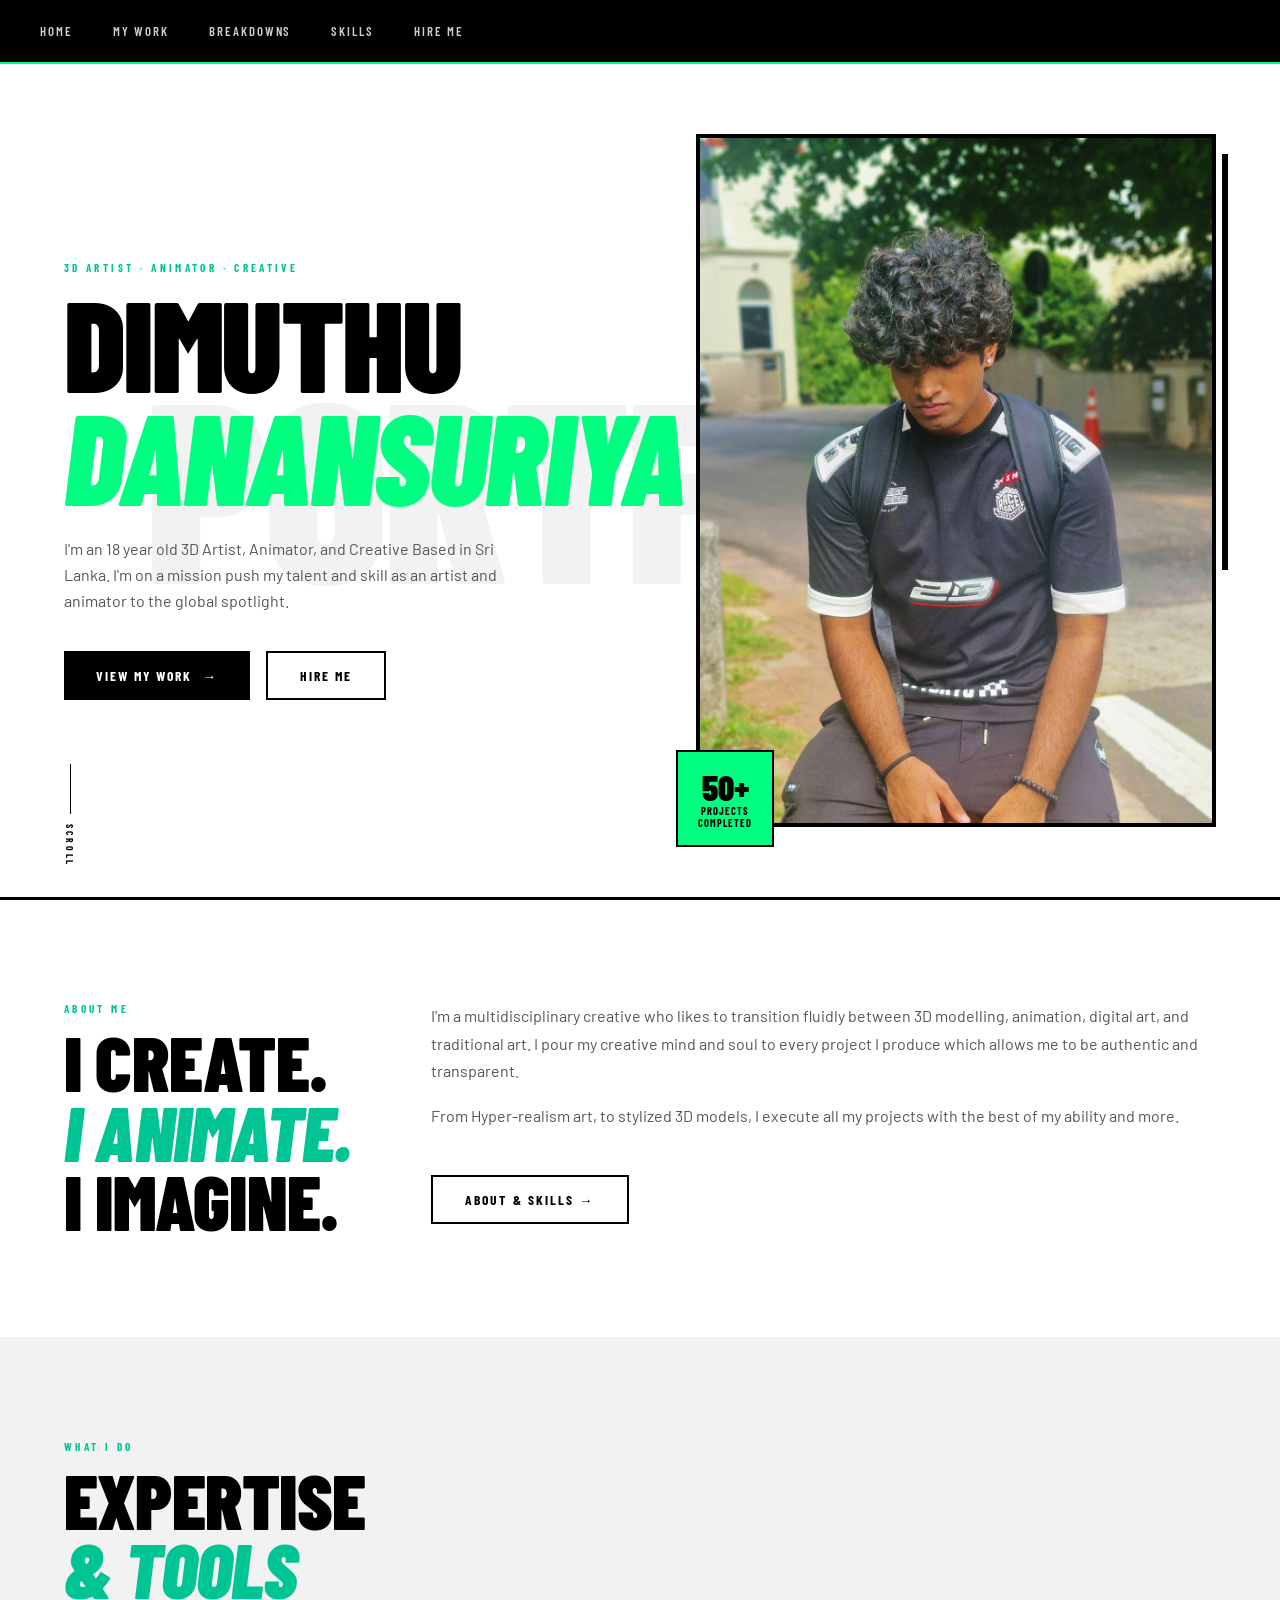
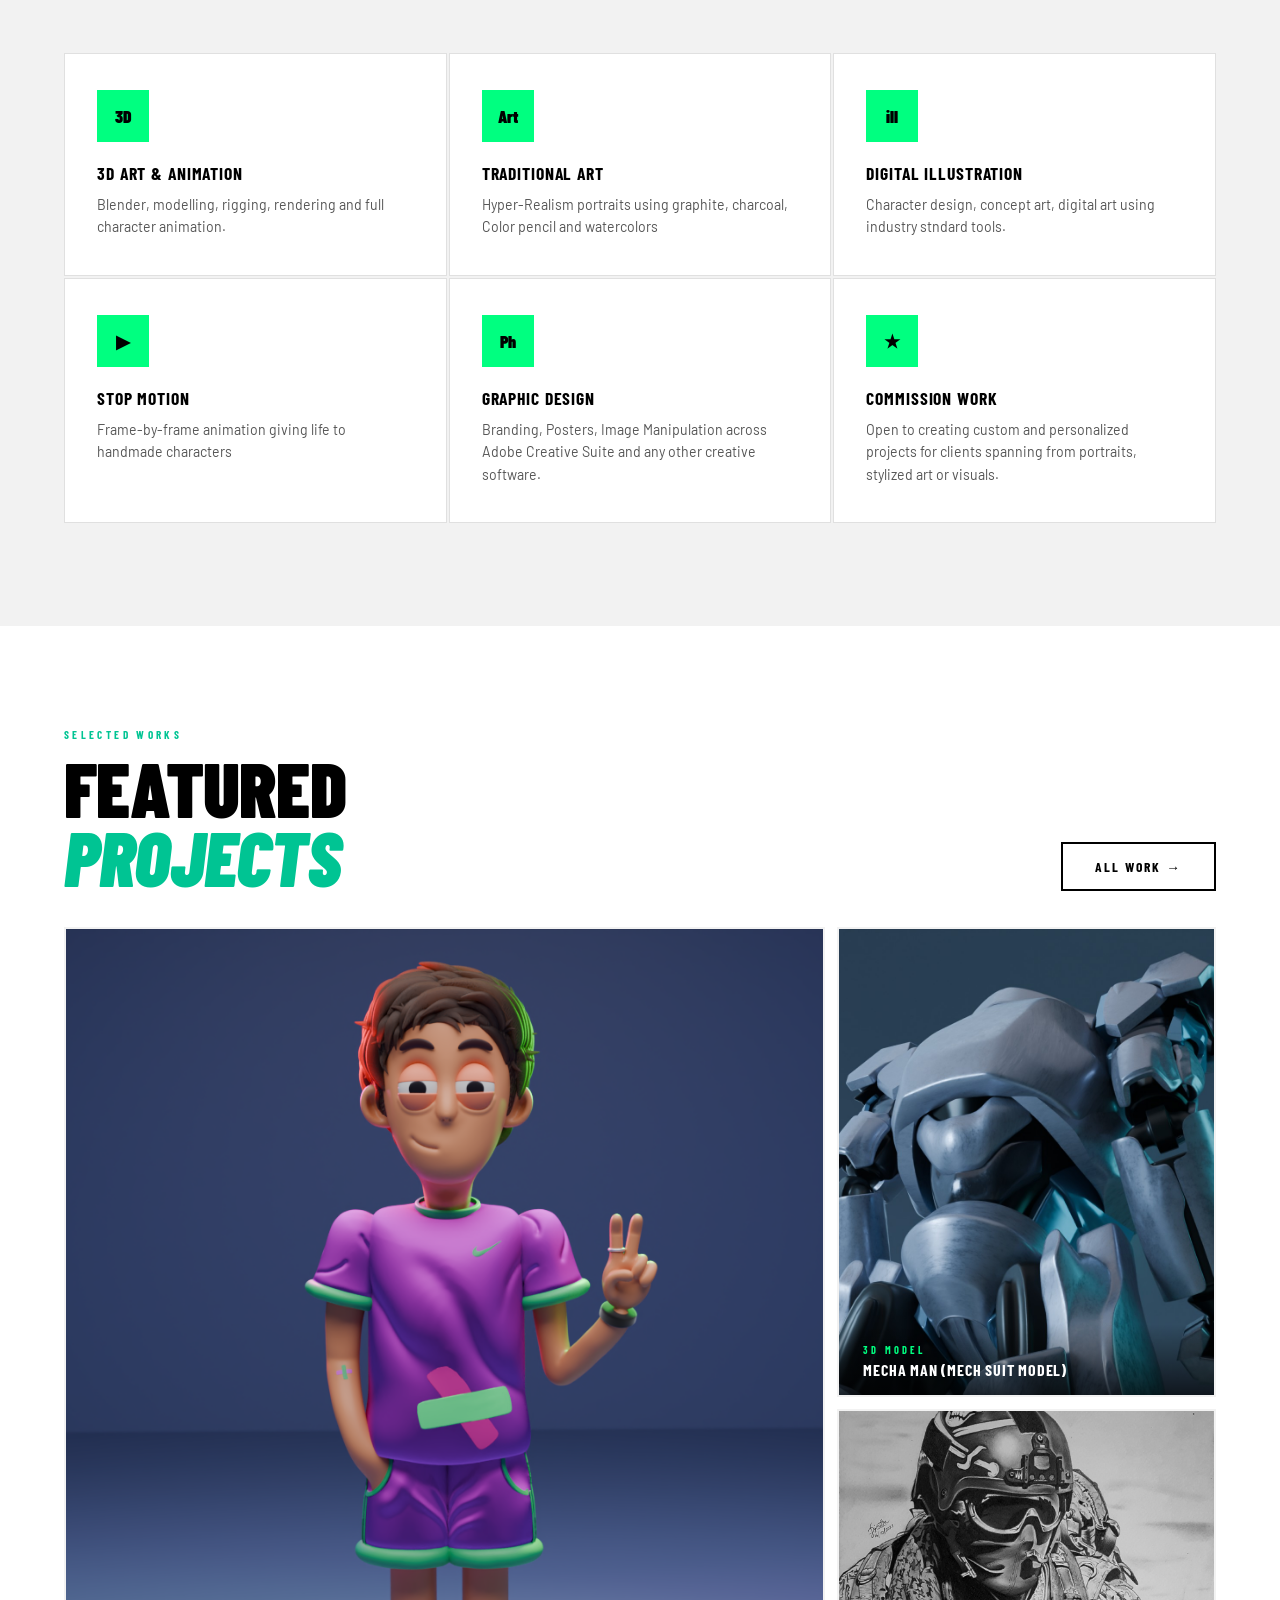
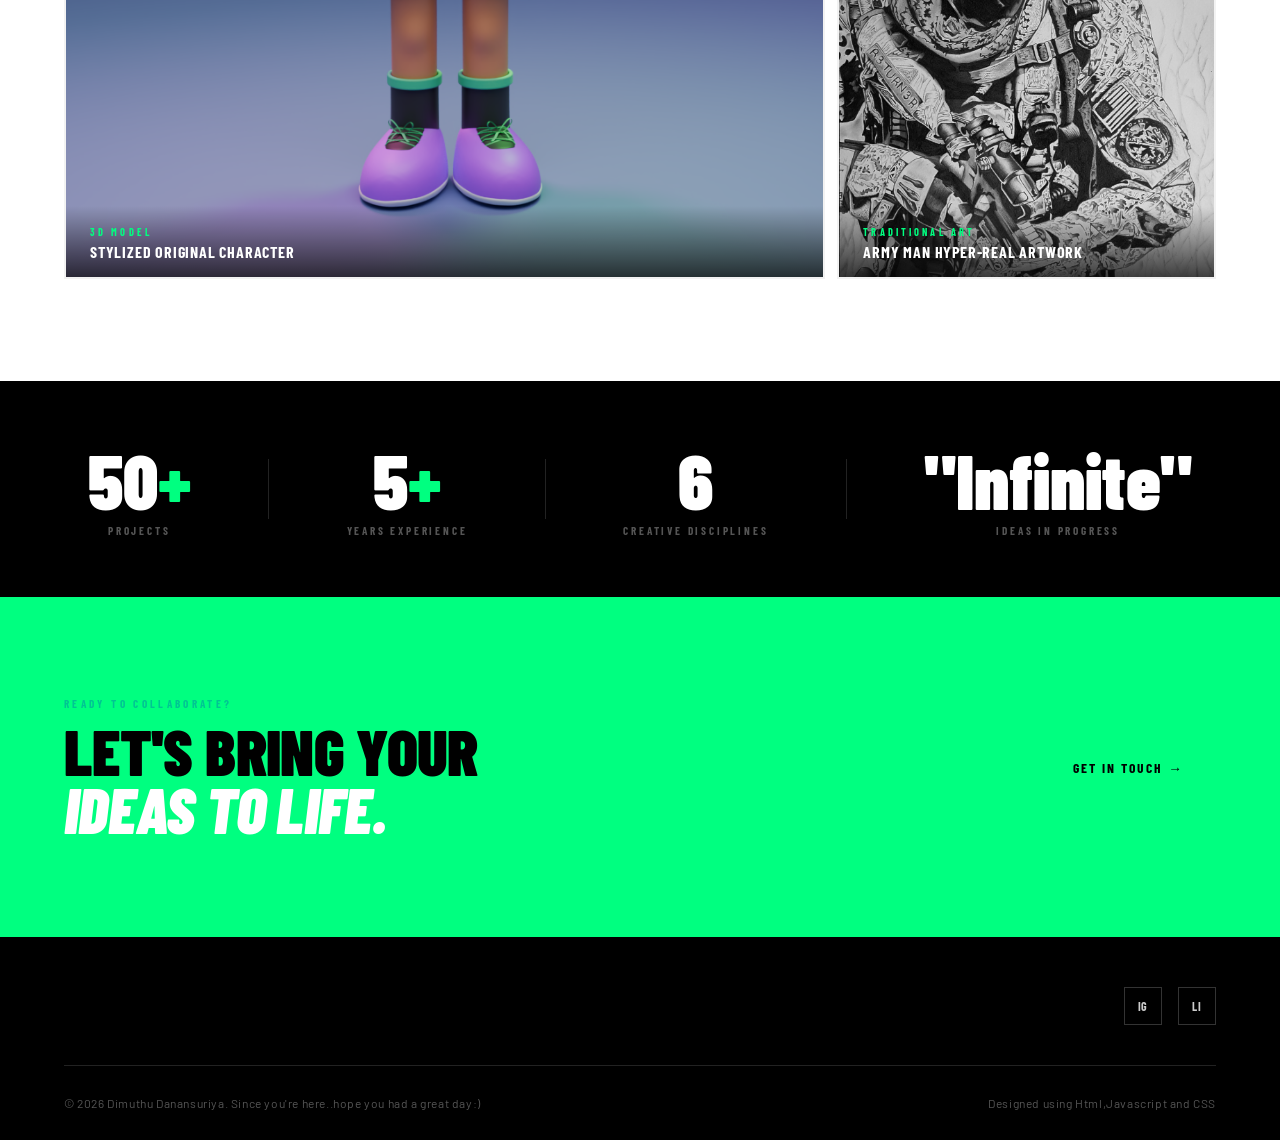
<file: index.html>
<!DOCTYPE html>
<html lang="en">
<head>
  <meta charset="UTF-8" />
  <meta name="viewport" content="width=device-width, initial-scale=1.0" />
  <title>Dimuthu Danansuriya — 3D Artist & Creative</title>
  <link rel="stylesheet" href="style.css" />
  <link rel="stylesheet" href="home.css" />
  </head>
<body>

<!-- NAV -->
<nav>
  <div class="nav-inner">
    <a class="nav-logo" href="index.html">D<span>.</span>D</a>
    <ul class="nav-links" style="display:none !important;">
      <li><a href="index.html" class="active">Home</a></li>
      <li><a href="work.html">My Work</a></li>
      <li><a href="breakdowns.html">Breakdowns</a></li>
      <li><a href="skills.html">Skills</a></li>
      <li><a href="hire.html" class="nav-hire">Hire Me</a></li>
    </ul>
    <button class="hamburger" id="hamburger" aria-label="Menu" style="display:flex !important; flex-direction:column; gap:5px; padding:6px; background:none; border:none; cursor:pointer;">
  <span style="display:block; width:26px; height:2px; background:white;"></span>
  <span style="display:block; width:26px; height:2px; background:white;"></span>
  <span style="display:block; width:26px; height:2px; background:white;"></span>
</button>
  </div>
</nav>
<div class="mobile-menu" id="mobileMenu">
  <a href="index.html">Home</a>
  <a href="work.html">My Work</a>
  <a href="breakdowns.html">Breakdowns</a>
  <a href="skills.html">Skills</a>
  <a href="hire.html">Hire Me</a>
</div>

<!-- PAGE -->
<main class="page-content">

  <!-- ── HERO ── -->
  <section class="hero">
    <div class="hero-bg-label">PORTFOLIO</div>
    <div class="container hero-inner">
      <div class="hero-text">
        <p class="section-label">3D Artist · Animator · Creative</p>
        <h1 class="hero-title">
          DIMUTHU<br>
          <em>DANANSURIYA</em><br>
        </h1>
        <p class="hero-sub">
          I'm an 18 year old 3D Artist, Animator, and Creative Based in Sri Lanka. I'm on a mission push my talent and skill as an artist and animator to the global spotlight.
        </p>
        <div class="hero-cta">
          <a href="work.html" class="btn btn-primary">View My Work <span>→</span></a>
          <a href="hire.html" class="btn btn-outline">Hire Me</a>
        </div>
      </div>
      <div class="hero-visual">
        <div class="hero-img-wrap">
          <div class="hero-img-placeholder">
            <img src="Hero%20Img.jpeg"/>
          </div>
          <div class="hero-badge">
            <span class="badge-num">50+</span>
            <span class="badge-txt">Projects<br>Completed</span>
          </div>
        </div>
        <div class="hero-accent-bar"></div>
      </div>
    </div>
    <div class="hero-scroll-hint">
      <span class="scroll-line"></span>
      <span class="scroll-label">SCROLL</span>
    </div>
  </section>



  <!-- ── ABOUT STRIP ── -->
  <section class="section about-strip">
    <div class="container about-inner">
      <div class="about-left reveal">
        <p class="section-label">About Me</p>
        <h2 class="section-title">I CREATE.<br><em>I ANIMATE.</em><br>I IMAGINE.</h2>
      </div>
      <div class="about-right reveal">
        <p class="about-desc">
          I'm a multidisciplinary creative who likes to transition fluidly between 3D modelling, animation, digital art, and traditional art. I pour my creative mind and soul to every project I produce which allows me to be authentic and transparent.
        </p>
        <p class="about-desc">
        From Hyper-realism art, to stylized 3D models, I execute all my projects with the best of my ability and more.
        </p>
        <a href="skills.html" class="btn btn-outline" style="margin-top:28px;">About & Skills →</a>
      </div>
    </div>
  </section>

  <!-- ── SKILLS PREVIEW ── -->
  <section class="section skills-preview">
    <div class="container">
      <div class="sp-header reveal">
        <p class="section-label">What I Do</p>
        <h2 class="section-title">EXPERTISE<br><em>& TOOLS</em></h2>
      </div>
      <div class="sp-grid">
        <div class="sp-card reveal">
          <div class="sp-icon" style="background:var(--spring); color:var(--black);">3D</div>
          <h3>3D Art & Animation</h3>
          <p>Blender, modelling, rigging, rendering and full character animation.</p>
        </div>
        <div class="sp-card reveal">
          <div class="sp-icon" style="background:var(--spring); color:var(--black);">Art</div>
          <h3>Traditional Art</h3>
          <p>Hyper-Realism portraits using graphite, charcoal, Color pencil and watercolors</p>
        </div>
        <div class="sp-card reveal">
          <div class="sp-icon" style="background:var(--spring); color:var(--black);">ill</div>
          <h3>Digital Illustration</h3>
          <p>Character design, concept art, digital art using industry stndard tools.</p>
        </div>
        <div class="sp-card reveal">
          <div class="sp-icon" style="background:var(--spring); color:var(--black);">▶</div>
          <h3>Stop Motion</h3>
          <p>Frame-by-frame animation giving life to handmade characters</p>
        </div>
        <div class="sp-card reveal">
          <div class="sp-icon" style="background:var(--spring); color:var(--black);">Ph</div>
          <h3>Graphic Design</h3>
          <p>Branding, Posters, Image Manipulation across Adobe Creative Suite and any other creative software.</p>
        </div>
        <div class="sp-card reveal">
          <div class="sp-icon" style="background:var(--spring); color:var(--black);">★</div>
          <h3>Commission Work</h3>
          <p>Open to creating custom and personalized projects for clients spanning from portraits, stylized art or visuals.</p>
        </div>
      </div>
    </div>
  </section>

  <!-- ── FEATURED WORK ── -->
  <section class="section featured-work">
    <div class="container fw-header reveal">
      <div>
        <p class="section-label">Selected Works</p>
        <h2 class="section-title">FEATURED<br><em>PROJECTS</em></h2>
      </div>
      <a href="work.html" class="btn btn-outline">All Work →</a>
    </div>
    <div class="container fw-grid">
      <div class="fw-item fw-large reveal" onclick="openLightbox('project1')">
        <div class="fw-img fw-img-1">
        <img src="my%20character%20img%201.png"/>
        </div>
        <div class="fw-overlay">
          <span class="fw-cat">3D Model</span>
          <h3 class="fw-name">Stylized Original Character</h3>
          <span class="fw-arrow">→</span>
        </div>
      </div>
      <div class="fw-col">
        <div class="fw-item reveal" onclick="openLightbox('project2')">
          <div class="fw-img fw-img-2">
          <img src="Mech%20Suit%20New%204.jpg"/>
          </div>
          <div class="fw-overlay">
            <span class="fw-cat">3D Model</span>
            <h3 class="fw-name">Mecha Man (Mech Suit Model)</h3>
            <span class="fw-arrow">→</span>
          </div>
        </div>
        <div class="fw-item reveal" onclick="openLightbox('project3')">
          <div class="fw-img fw-img-3">
          <img src="Army%20Man%20Art.jpg"/>
          </div>
          <div class="fw-overlay">
            <span class="fw-cat">Traditional Art</span>
            <h3 class="fw-name">Army Man Hyper-real artwork</h3>
            <span class="fw-arrow">→</span>
          </div>
        </div>
      </div>
    </div>
  </section>

  <!-- ── STATS ── -->
  <section class="stats-bar">
    <div class="container stats-inner">
      <div class="stat reveal">
        <span class="stat-num">50<em>+</em></span>
        <span class="stat-label">Projects</span>
      </div>
      <div class="stat-divider"></div>
      <div class="stat reveal">
        <span class="stat-num">5<em>+</em></span>
        <span class="stat-label">Years Experience</span>
      </div>
      <div class="stat-divider"></div>
      <div class="stat reveal">
        <span class="stat-num">6</span>
        <span class="stat-label">Creative Disciplines</span>
      </div>
      <div class="stat-divider"></div>
      <div class="stat reveal">
        <span class="stat-num">"Infinite"</span>
        <span class="stat-label">Ideas in Progress</span>
      </div>
    </div>
  </section>

  <!-- ── CTA BAND ── -->
  <section class="cta-band">
    <div class="container cta-inner">
      <div class="reveal">
        <p class="section-label">Ready to Collaborate?</p>
        <h2 class="cta-title">LET'S BRING YOUR<br><em>IDEAS TO LIFE.</em></h2>
      </div>
      <a href="hire.html" class="btn btn-green reveal">Get In Touch →</a>
    </div>
  </section>

</main>

<!-- LIGHTBOX -->
<div class="lightbox-overlay" id="lightboxOverlay">
  <div class="lightbox-panel">
    <button class="lb-close" id="lbClose">✕</button>
    <div class="lb-media">
      <img id="lbImage" src="my%20character%20img%201.png" alt="" />
      <div class="lb-zoom-controls">
        <button class="lb-zoom-btn" id="zoomIn">+</button>
        <button class="lb-zoom-btn" id="zoomOut">−</button>
        <button class="lb-zoom-btn" id="zoomReset">⊙</button>
      </div>
    </div>
    <div class="lb-info">
      <p class="lb-category" id="lbCategory"></p>
      <h2 class="lb-title" id="lbTitle"></h2>
      <p class="lb-desc" id="lbDesc"></p>
    </div>
  </div>
</div>

<!-- FOOTER -->
<footer>
  <div class="container">
    <div class="footer-inner">
      <div>
      </div>
      <nav class="footer-nav">
        <a href="index.html">Home</a>
        <a href="work.html">My Work</a>
        <a href="breakdowns.html">Breakdowns</a>
        <a href="skills.html">Skills</a>
        <a href="hire.html">Hire Me</a>
      </nav>
      <div class="footer-socials">
        <a href="https://www.instagram.com/_dimiya_createz?igsh=ZXZpZ2tyYmtuODh0" aria-label="Instagram">IG</a>
        <a href="https://www.linkedin.com/in/dimuthu-danansuriya-6216812b8?utm_source=share_via&utm_content=profile&utm_medium=member_android" aria-label="LinkedIn">LI</a>
      </div>
    </div>
    <div class="footer-bottom">
      <p class="footer-copy">© 2026 Dimuthu Danansuriya. Since you're here..hope you had a great day:)</p>
      <p class="footer-copy">Designed using Html,Javascript and CSS</p>
    </div>
  </div>
</footer>

<script src="main.js"></script>
<script>
const projects = {
  project1: {
    src: '',
    category: '3D Modelling',
    title: 'Stylized Character — "Aether"',
    desc: 'A fully rigged stylized character modelled in Blender, featuring hand-painted textures and custom cloth simulation. Created as a personal exploration of anime-influenced character design with a focus on topology and deformation quality.'
  },
  project2: {
    src: '',
    category: '3D Render',
    title: 'Product Viz — Glass Series',
    desc: 'A product visualization series exploring translucency, refraction and lighting in Cycles. Shot entirely in Blender with an HDRI-based studio setup and post-processing in Photoshop.'
  },
  project3: {
    src: '',
    category: 'Digital Art',
    title: 'Concept Illustration — Depths',
    desc: 'A dark atmospheric concept piece exploring underwater environments. Painted digitally with a focus on mood lighting and environmental storytelling.'
  }
};
</script>
</body>
</html>
</file>
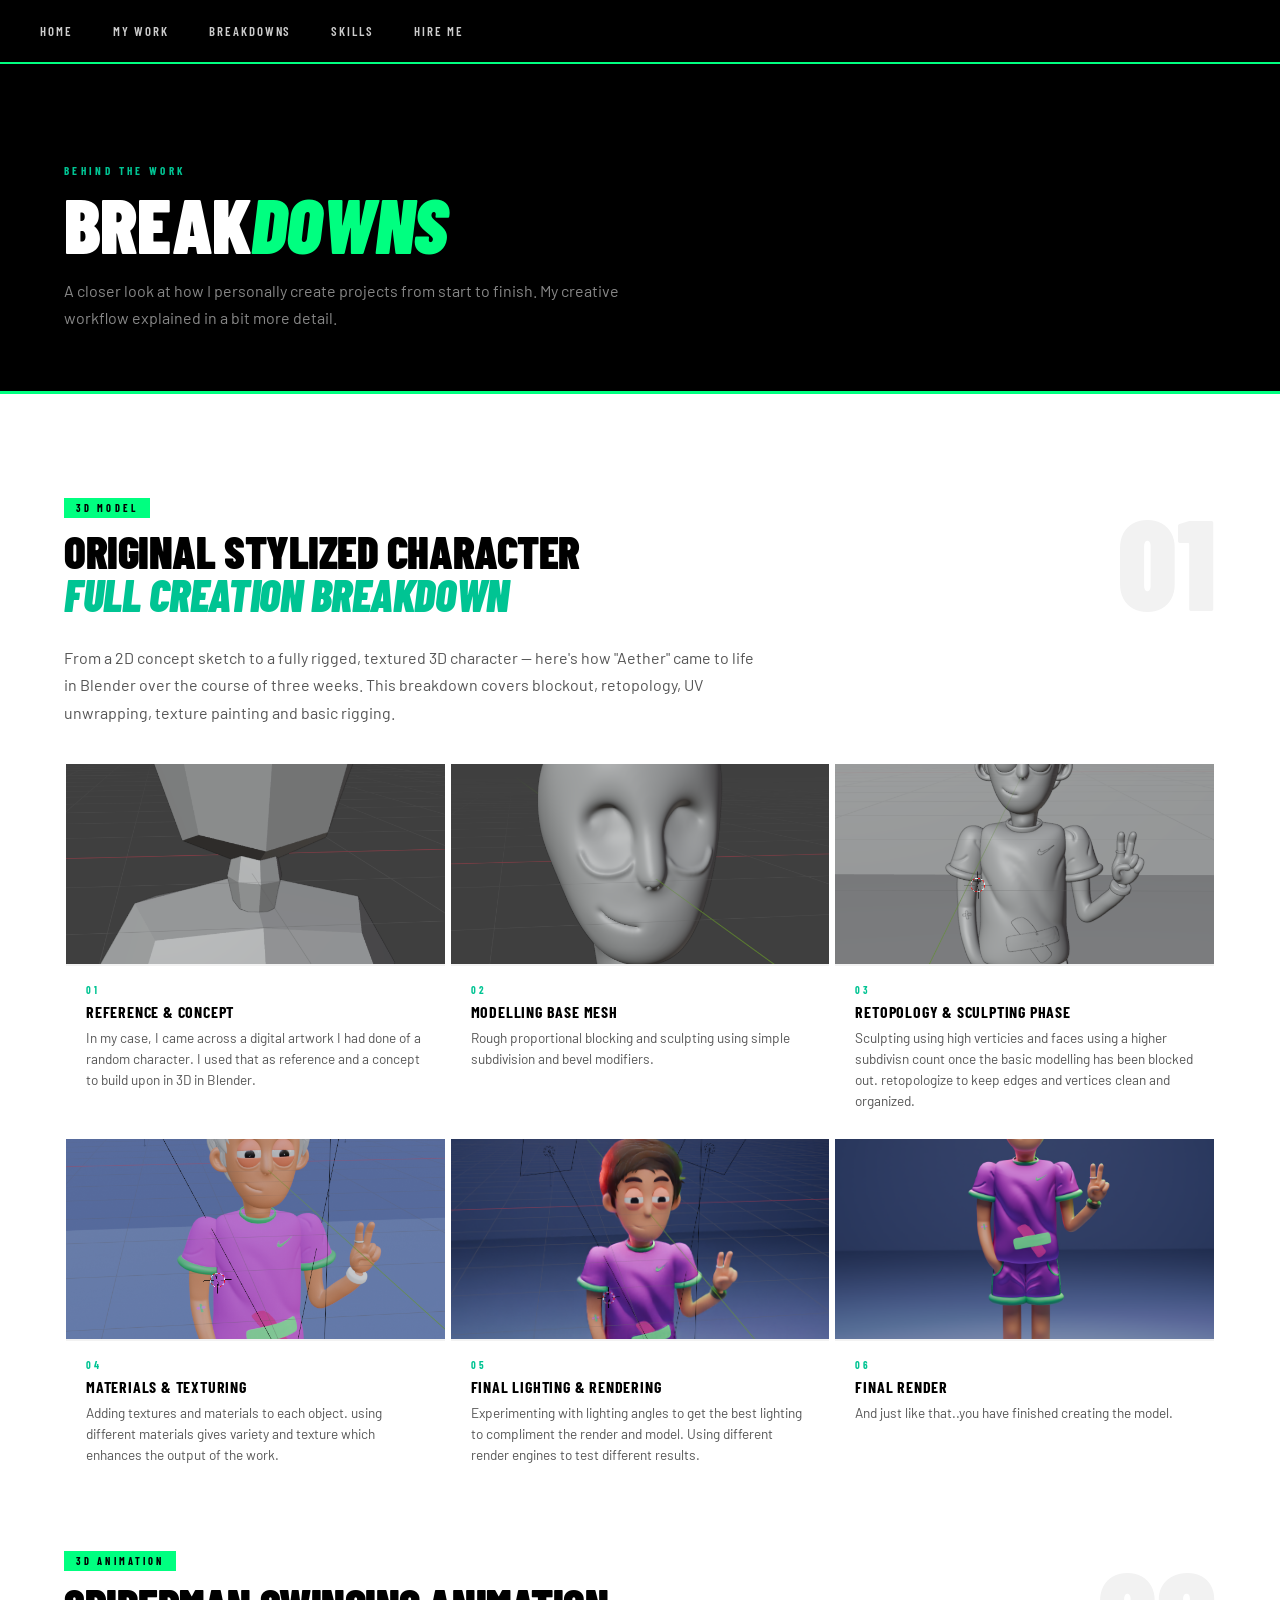
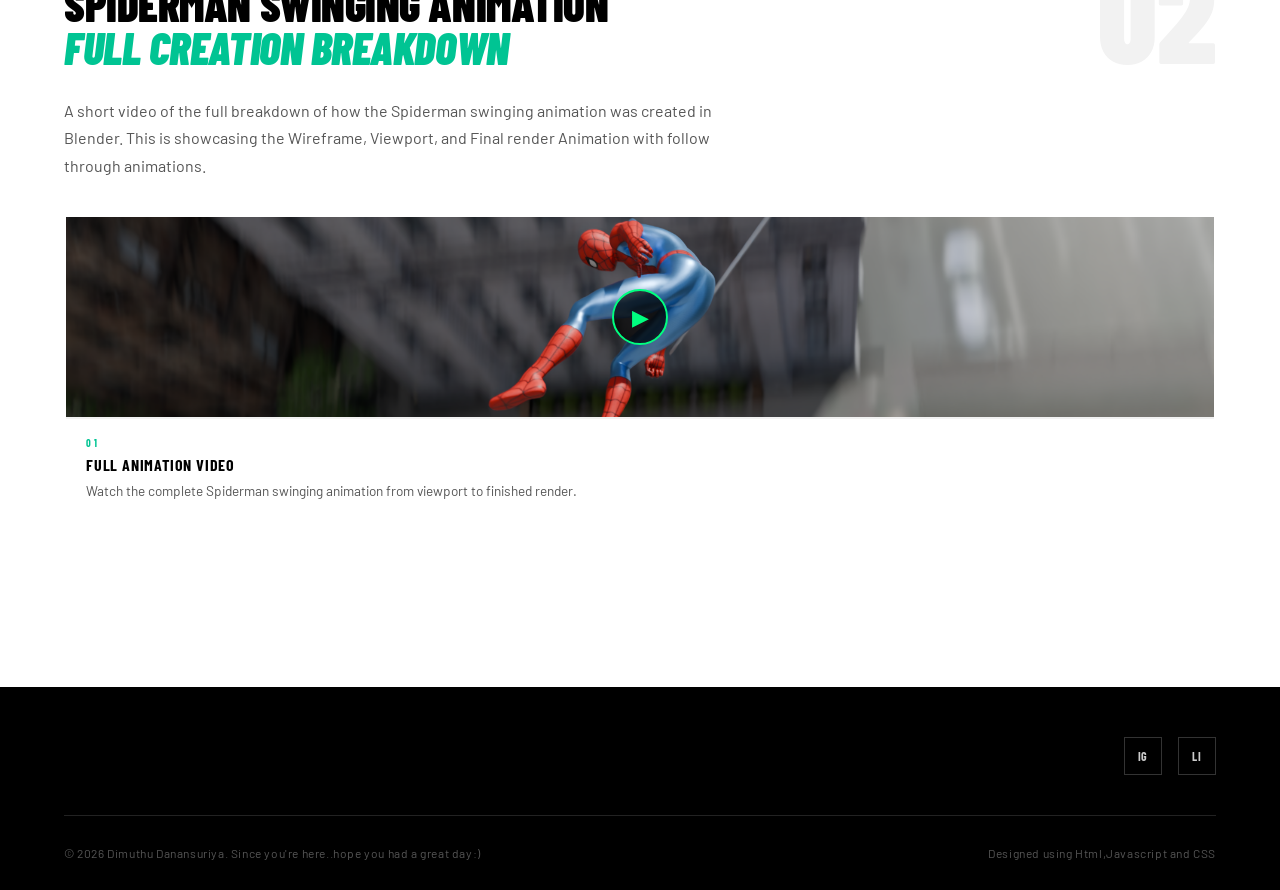
<file: breakdowns.html>
<!DOCTYPE html>
<html lang="en">
<head>
  <meta charset="UTF-8" />
  <meta name="viewport" content="width=device-width, initial-scale=1.0" />
  <title>Breakdowns — Dimuthu Danansuriya</title>
  <link rel="stylesheet" href="style.css" />
  <link rel="stylesheet" href="breakdowns.css" />
</head>
<body>

<nav>
  <div class="nav-inner">
    <a class="nav-logo" href="index.html">D<span>.</span>D</a>
    <ul class="nav-links">
      <li><a href="index.html">Home</a></li>
      <li><a href="work.html">My Work</a></li>
      <li><a href="breakdowns.html" class="active">Breakdowns</a></li>
      <li><a href="skills.html">Skills</a></li>
      <li><a href="hire.html" class="nav-hire">Hire Me</a></li>
    </ul>
    <button class="hamburger" id="hamburger" aria-label="Menu">
      <span></span><span></span><span></span>
    </button>
  </div>
</nav>
<div class="mobile-menu" id="mobileMenu">
  <a href="index.html">Home</a>
  <a href="work.html">My Work</a>
  <a href="breakdowns.html">Breakdowns</a>
  <a href="skills.html">Skills</a>
  <a href="hire.html">Hire Me</a>
</div>

<main class="page-content">

  <!-- HERO -->
  <section class="page-hero">
    <div class="container">
      <p class="section-label">Behind the Work</p>
      <h1 class="section-title">BREAK<em>DOWNS</em></h1>
      <p class="page-hero-sub">A closer look at how I personally create projects from start to finish. My creative workflow explained in a bit more detail.</p>
    </div>
  </section>

  <!-- BREAKDOWN ENTRIES -->
  <section class="section bd-section">
    <div class="container">

      <!-- BREAKDOWN 1 — 3D Model -->
      <article class="bd-entry reveal" id="bd1">
        <div class="bd-header">
          <div>
            <span class="bd-tag">3D Model</span>
            <h2 class="bd-title">Original Stylized Character<br><em>Full Creation Breakdown</em></h2>
          </div>
          <span class="bd-num">01</span>
        </div>
        <p class="bd-intro">
          From a 2D concept sketch to a fully rigged, textured 3D character — here's how "Aether" came to life in Blender over the course of three weeks. This breakdown covers blockout, retopology, UV unwrapping, texture painting and basic rigging.
        </p>
        
      
</article>

        <!-- STEP GRID -->
        <div class="bd-steps">
          <div class="bd-step" onclick="openLightbox(this)">
            <div class="bd-step-img">
            <img src="OC%20Breadwn%201.png"/>
            </div>
            <div class="bd-step-info">
              <span class="bd-step-num">01</span>
              <h4>Reference & Concept</h4>
              <p>In my case, I came across a digital artwork I had done of a random character. I used that as reference and a concept to build upon in 3D in Blender.</p>
            </div>
            <div class="wi-hidden-data">
              <span class="d-cat">3D model - original Stylized Character</span>
              <span class="d-title">Step 01 — Reference & Concept</span>
              <span class="d-desc">In my case, I came across a digital artwork I had done of a random character. I used that as reference and a concept to build upon in 3D in Blender.</span>
              <span class="d-img">OC%20Breadwn%201.png</span>
            </div>
          </div>

          <div class="bd-step" onclick="openLightbox(this)">
            <div class="bd-step-img">
             <img src="OC%20Breadwn%202.png"/>
            </div>
            <div class="bd-step-info">
              <span class="bd-step-num">02</span>
              <h4>Modelling base mesh</h4>
              <p>Rough proportional blocking and sculpting using simple subdivision and bevel modifiers.</p>
            </div>
            <div class="wi-hidden-data">
              <span class="d-cat">3D model - original Stylized Character</span>
              <span class="d-title">Step 02 — Modelling base mesh</span>
              <span class="d-desc"> ns are evaluated. The blockout is then used as the base for sculpt-level refinement.</span>
              <span class="d-img">OC%20Breadwn%202.png</span>
            </div>
          </div>

          <div class="bd-step" onclick="openLightbox(this)">
            <div class="bd-step-img">
            <img src="OC%20Breadwn%203.png"/>
            </div>
            <div class="bd-step-info">
              <span class="bd-step-num">03</span>
              <h4>Retopology & Sculpting Phase</h4>
              <p>Sculpting using high verticies and faces using a higher subdivisn count once the basic modelling has been blocked out. retopologize to keep edges and vertices clean and organized.</p>
            </div>
            <div class="wi-hidden-data">
              <span class="d-cat">3D model - original Stylized Character</span>
              <span class="d-title">Retopology & Sculpting Phase</span>
              <span class="d-desc">Sculpting using high verticies and faces using a higher subdivisn count once the basic modelling has been blocked out. retopologize to keep edges and vertices clean and organized.</span>
              <span class="d-img">OC%20Breadwn%203.png</span>
            </div>
          </div>

          <div class="bd-step" onclick="openLightbox(this)">
            <div class="bd-step-img">
            <img src="OC%20Breadwn%204.png"/>
            </div>
            <div class="bd-step-info">
              <span class="bd-step-num">04</span>
              <h4>Materials & Texturing</h4>
              <p>Adding textures and materials to each object. using different materials gives variety and texture which enhances the output of the work.</p>
            </div>
            <div class="wi-hidden-data">
              <span class="d-cat">3D model - original Stylized Character</span>
              <span class="d-title">Step 04 — Materials & Texturing</span>
              <span class="d-desc">Adding textures and materials to each object. using different materials gives variety and texture which enhances the output of the work.</span>
              <span class="d-img">OC%20Breadwn%204.png</span>
            </div>
          </div>

          <div class="bd-step" onclick="openLightbox(this)">
            <div class="bd-step-img">
            <img src="OC%20Breadwn%205.png"/>
            </div>
            <div class="bd-step-info">
              <span class="bd-step-num">05</span>
              <h4>Final Lighting & Rendering</h4>
              <p>Experimenting with lighting angles to get the best lighting to compliment the render and model. Using different render engines to test different results.</p>
            </div>
            <div class="wi-hidden-data">
              <span class="d-cat">3D model - original Stylized Character</span>
              <span class="d-title">Step 05 — Final Lighting & Rendering</span>
              <span class="d-desc">Experimenting with lighting angles to get the best lighting to compliment the render and model. Using different render engines to test different results.</span>
              <span class="d-img">OC%20Breadwn%205.png</span>
            </div>
          </div>

          <div class="bd-step" onclick="openLightbox(this)">
            <div class="bd-step-img">
            <img src="my%20character%20img%201.png"/>
            </div>
            <div class="bd-step-info">
              <span class="bd-step-num">06</span>
              <h4>Final Render</h4>
              <p>And just like that..you have finished creating the model.</p>
            </div>
            <div class="wi-hidden-data">
              <span class="d-cat">3D model - original Stylized Character</span>
              <span class="d-title">Final Render</span>
              <span class="d-desc">And just like that..you have finished creating the model.</span>
              <span class="d-img">my%20character%20img%201.png</span>
            </div>
          </div>
        </div>
        
       <!-- BREAKDOWN 2 — Animation Video -->
<article class="bd-entry reveal" id="bd2">
  <div class="bd-header">
    <div>
      <span class="bd-tag">3D Animation</span>
      <h2 class="bd-title">Spiderman Swinging Animation<br><em>Full Creation Breakdown</em></h2>
    </div>
    <span class="bd-num">02</span>
  </div>
  <p class="bd-intro">
    A short video of the full breakdown of how the Spiderman swinging animation was created in Blender. This is showcasing the Wireframe, Viewport, and Final render Animation with follow through animations.
  </p>

  <!-- VIDEO SLOT -->
  <div class="bd-steps">
    <div class="bd-step" onclick="openBdVideo(this)">
      <div class="bd-step-img" style="position:relative;">
        <img src="Spiderman%20Swinging%20Thumbnail.png"/>
        <div style="position:absolute;top:50%;left:50%;transform:translate(-50%,-50%);
        width:56px;height:56px;background:rgba(0,0,0,0.7);border:2px solid #00FF80;
        color:#00FF80;font-size:1.4rem;display:flex;align-items:center;
        justify-content:center;border-radius:50%;">&#9654;</div>
      </div>
      <div class="bd-step-info">
        <span class="bd-step-num">01</span>
        <h4>Full Animation Video</h4>
        <p>Watch the complete Spiderman swinging animation from viewport to finished render.</p>
      </div>
      <div class="wi-hidden-data">
        <span class="d-video-title">3D Animation - Spiderman Swinging</span>
        <span class="d-video-name">Full Animation Video</span>
        <span class="d-video-desc">Watch the complete Spiderman swinging animation from viewport to finished render.</span>
        <span class="d-video">https://www.youtube.com/embed/GVX2dQPoun0</span>
      </div>
    </div>
  </div>

        
      </article>

    </div>
  </section>

</main>

<!-- LIGHTBOX -->
<div class="lightbox-overlay" id="lightboxOverlay">
  <div class="lightbox-panel">
    <button class="lb-close" id="lbClose">✕</button>
    <div class="lb-media">
      <div id="lbImgWrap" style="width:100%;min-height:280px;display:flex;align-items:center;justify-content:center;background:var(--grey-light);font-family:var(--font-display);font-size:0.85rem;letter-spacing:0.1em;color:var(--grey-mid);">REPLACE WITH ACTUAL IMAGE</div>
    </div>
    <div class="lb-info">
      <p class="lb-category" id="lbCategory"></p>
      <h2 class="lb-title" id="lbTitle"></h2>
      <p class="lb-desc" id="lbDesc"></p>
    </div>
  </div>
</div>

<!-- FOOTER -->
<footer>
  <div class="container">
    <div class="footer-inner">
      <div>
      </div>
      <nav class="footer-nav">
        <a href="index.html">Home</a>
        <a href="work.html">My Work</a>
        <a href="breakdowns.html">Breakdowns</a>
        <a href="skills.html">Skills</a>
        <a href="hire.html">Hire Me</a>
      </nav>
      <div class="footer-socials">
        <a href="https://www.instagram.com/_dimiya_createz?igsh=ZXZpZ2tyYmtuODh0" aria-label="Instagram">IG</a>
        <a href="https://www.linkedin.com/in/dimuthu-danansuriya-6216812b8?utm_source=share_via&utm_content=profile&utm_medium=member_android" aria-label="LinkedIn">LI</a>
      </div>
    </div>
    <div class="footer-bottom">
      <p class="footer-copy">© 2026 Dimuthu Danansuriya. Since you're here..hope you had a great day:)</p>
      <p class="footer-copy">Designed using Html,Javascript and CSS</p>
    </div>
  </div>
</footer>


<script src="main.js"></script>
<script>
function openLightbox(el) {
  const data = el.querySelector('.wi-hidden-data');
  if (!data) return;

  document.getElementById('lbCategory').textContent = data.querySelector('.d-cat').textContent;
  document.getElementById('lbTitle').textContent    = data.querySelector('.d-title').textContent;
  document.getElementById('lbDesc').textContent     = data.querySelector('.d-desc').textContent;

  const imgSrc = data.querySelector('.d-img') ? data.querySelector('.d-img').textContent.trim() : '';
  const wrap = document.getElementById('lbImgWrap');

  if (imgSrc) {
    wrap.innerHTML = `<img src="${imgSrc}" style="width:100%;max-height:480px;object-fit:contain;" />`;
  } else {
    wrap.innerHTML = `REPLACE WITH ACTUAL IMAGE`;
  }

  document.getElementById('lightboxOverlay').classList.add('active');
  document.body.style.overflow = 'hidden';
}

function closeLb() {
  document.getElementById('lightboxOverlay').classList.remove('active');
  document.body.style.overflow = '';
}

document.getElementById('lbClose').addEventListener('click', function(e) {
  e.stopPropagation();
  closeLb();
});

document.getElementById('lightboxOverlay').addEventListener('click', function(e) {
  if (e.target === e.currentTarget) closeLb();
});

document.addEventListener('keydown', function(e) {
  if (e.key === 'Escape') closeLb();
});
  
function openBdVideo(el) {
  const data = el.querySelector('.wi-hidden-data');
  if (!data) return;

  const videoSpan = data.querySelector('.d-video');
  const titleSpan = data.querySelector('.d-video-name');
  const catSpan   = data.querySelector('.d-video-title');
  const descSpan  = data.querySelector('.d-video-desc');
  const wrap      = document.getElementById('lbImgWrap');

  document.getElementById('lbCategory').textContent = catSpan ? catSpan.textContent : '';
  document.getElementById('lbTitle').textContent    = titleSpan ? titleSpan.textContent : '';
  document.getElementById('lbDesc').textContent     = descSpan ? descSpan.textContent : '';

  if (videoSpan) {
    wrap.innerHTML = `<iframe src="${videoSpan.textContent.trim()}" 
    frameborder="0" allowfullscreen 
    style="width:100%;min-height:400px;display:block;"></iframe>`;
  }

  document.getElementById('lightboxOverlay').classList.add('active');
  document.body.style.overflow = 'hidden';
}
  
</script>
</body>
</html>
</file>
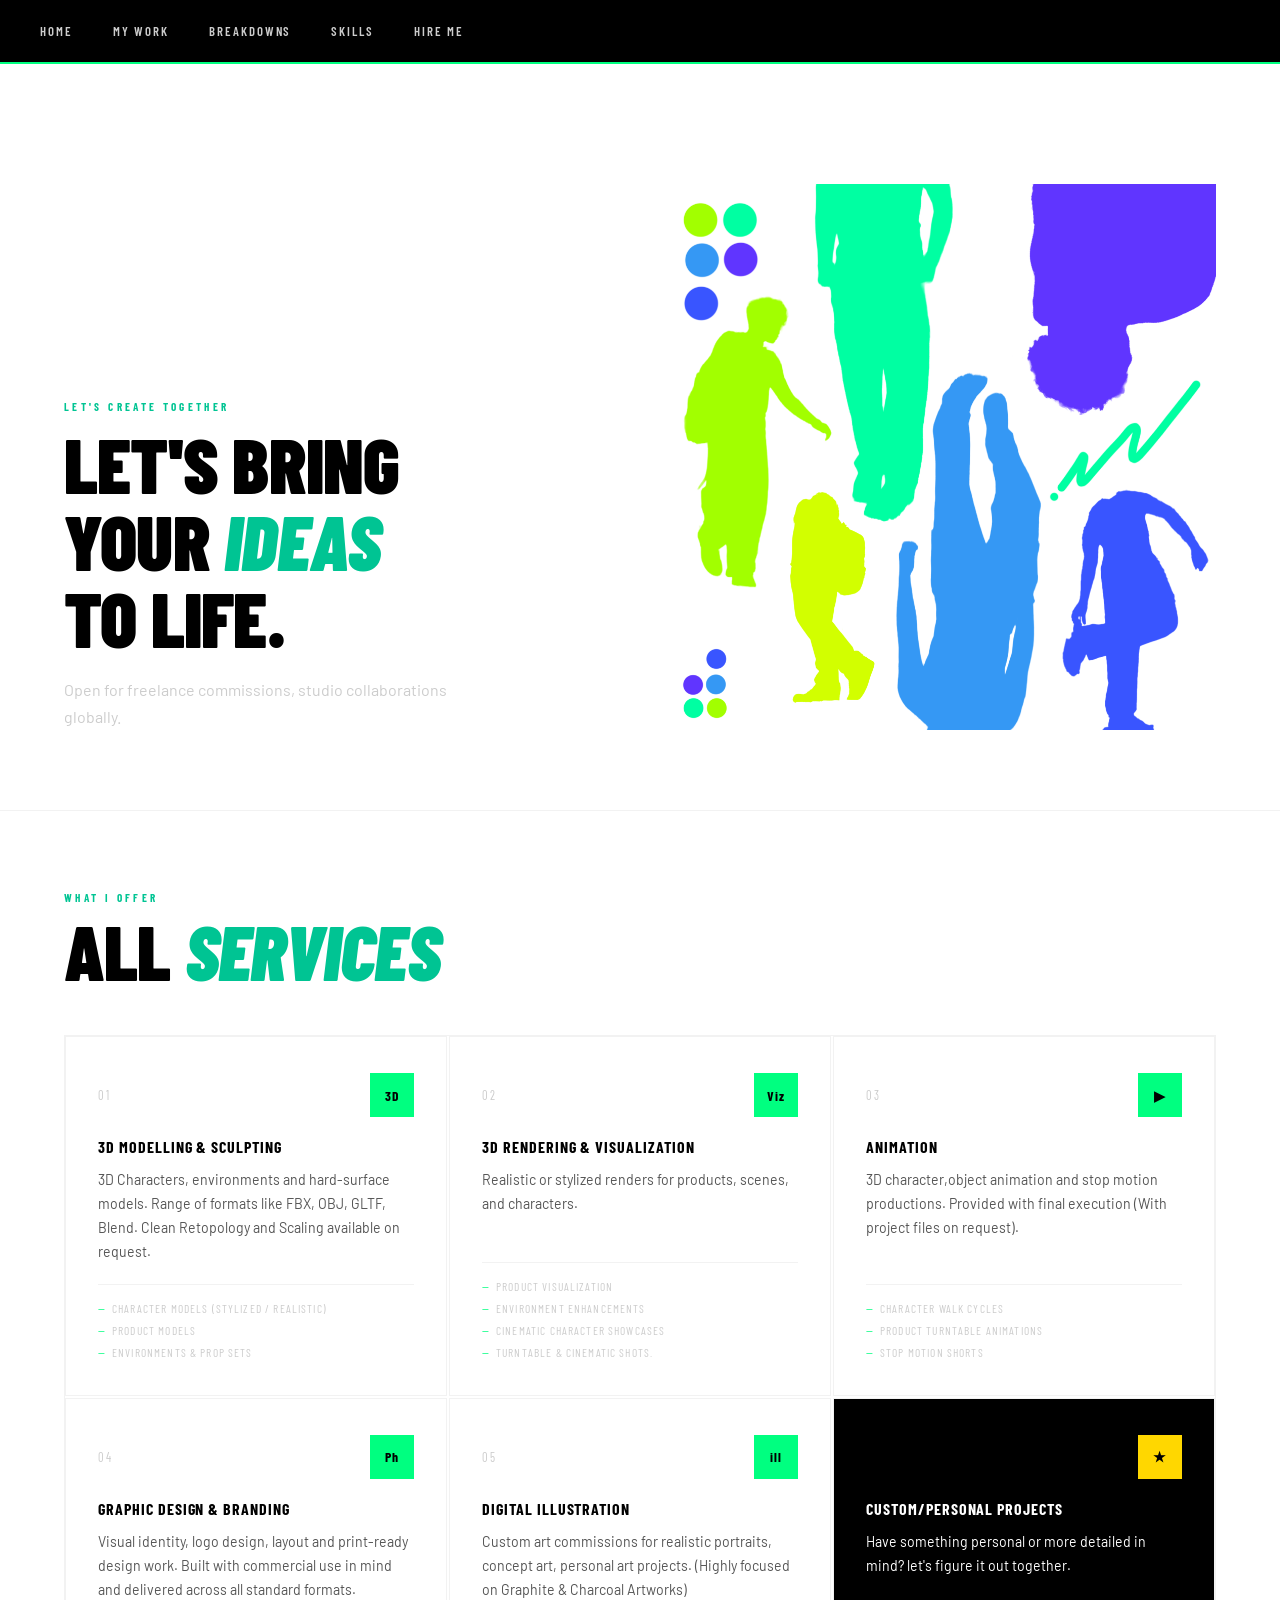
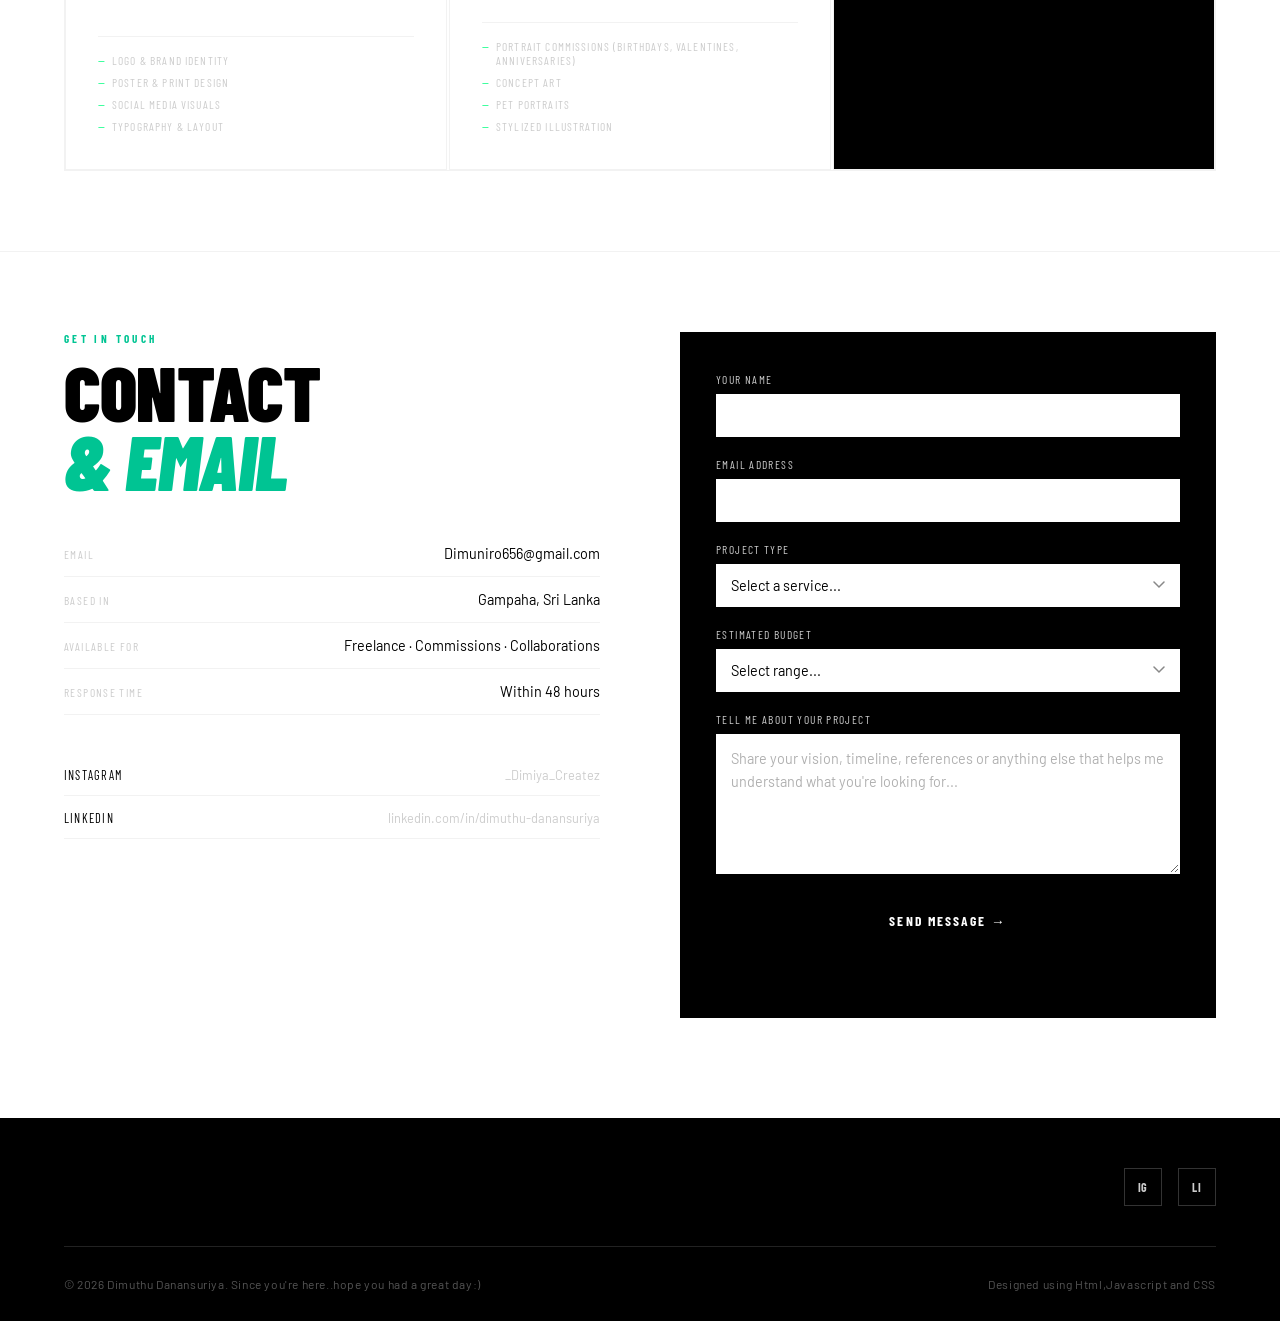
<file: hire.html>
<!DOCTYPE html>
<html lang="en">
<head>
  <meta charset="UTF-8" />
  <meta name="viewport" content="width=device-width, initial-scale=1.0" />
  <title>Hire Me — Dimuthu Danansuriya</title>
  <link rel="stylesheet" href="style.css" />
  <link rel="stylesheet" href="hire.css" />
</head>
<body>

<nav>
  <div class="nav-inner">
    <a class="nav-logo" href="index.html">D<span>.</span>D</a>
    <ul class="nav-links">
      <li><a href="index.html">Home</a></li>
      <li><a href="work.html">My Work</a></li>
      <li><a href="breakdowns.html">Breakdowns</a></li>
      <li><a href="skills.html">Skills</a></li>
      <li><a href="hire.html" class="nav-hire active-hire">Hire Me</a></li>
    </ul>
    <button class="hamburger" id="hamburger" aria-label="Menu">
      <span></span><span></span><span></span>
    </button>
  </div>
</nav>
<div class="mobile-menu" id="mobileMenu">
  <a href="index.html">Home</a>
  <a href="work.html">My Work</a>
  <a href="breakdowns.html">Breakdowns</a>
  <a href="skills.html">Skills</a>
  <a href="hire.html">Hire Me</a>
</div>

<main class="page-content">

  <!-- HERO -->
  <section class="hire-hero">
    <div class="container hire-hero-inner">
      <div>
        <p class="section-label">Let's Create Together</p>
        <h1 class="section-title hire-h1">LET'S BRING<br>YOUR <em>IDEAS</em><br>TO LIFE.</h1>
        <p class="hire-hero-sub">Open for freelance commissions, studio collaborations globally.</p>
      </div>
      <div class="hire-hero-img">
  <img src="3rd%20image.png" alt="Dimuthu Danansuriya" />
</div>
    </div>
  </section>

  <!-- SERVICES -->
  <section class="section services-section">
    <div class="container">
      <div class="reveal" style="margin-bottom:50px;">
        <p class="section-label">What I Offer</p>
        <h2 class="section-title">ALL <em>SERVICES</em></h2>
      </div>
      <div class="services-grid">

        <div class="service-card reveal">
          <div class="sc-top">
            <div class="sc-num">01</div>
            <div class="sc-icon" style="background:var(--spring);color:var(--black);">3D</div>
          </div>
          <h3>3D Modelling & Sculpting</h3>
          <p>3D Characters, environments and hard-surface models. Range of formats like FBX, OBJ, GLTF, Blend. Clean Retopology and Scaling available on request.</p>
          <ul class="sc-list">
            <li>Character Models (Stylized / Realistic)</li>
            <li>Product Models</li>
            <li>Environments & Prop Sets</li>
          </ul>
        </div>

        <div class="service-card reveal">
          <div class="sc-top">
            <div class="sc-num">02</div>
            <div class="sc-icon" style="background:var(--spring);color:var(--black);">Viz</div>
          </div>
          <h3>3D Rendering & Visualization</h3>
          <p>Realistic or stylized renders for products, scenes, and characters.</p>
          <ul class="sc-list">
            <li>Product Visualization</li>
            <li>Environment Enhancements</li>
            <li>Cinematic Character Showcases</li>
            <li>Turntable & Cinematic Shots.</li>
          </ul>
        </div>

        <div class="service-card reveal">
          <div class="sc-top">
            <div class="sc-num">03</div>
            <div class="sc-icon" style="background:var(--spring);color:var(--black);">▶</div>
          </div>
          <h3>Animation</h3>
          <p>3D character,object animation and stop motion productions. Provided with final execution (With project files on request).</p>
          <ul class="sc-list">
            <li>Character Walk Cycles</li>
            <li>Product Turntable Animations</li>
            <li>Stop Motion Shorts</li>
          </ul>
        </div>

        <div class="service-card reveal">
          <div class="sc-top">
            <div class="sc-num">04</div>
            <div class="sc-icon" style="background:var(--spring);color:var(--black);">Ph</div>
          </div>
          <h3>Graphic Design & Branding</h3>
          <p>Visual identity, logo design, layout and print-ready design work. Built with commercial use in mind and delivered across all standard formats.</p>
          <ul class="sc-list">
            <li>Logo & Brand Identity</li>
            <li>Poster & Print Design</li>
            <li>Social Media Visuals</li>
            <li>Typography & Layout</li>
          </ul>
        </div>

        <div class="service-card reveal">
          <div class="sc-top">
            <div class="sc-num">05</div>
            <div class="sc-icon" style="background:var(--spring);color:var(--black);">ill</div>
          </div>
          <h3>Digital Illustration</h3>
          <p>Custom art commissions for realistic portraits, concept art, personal art projects. (Highly focused on Graphite & Charcoal Artworks)</p>
          <ul class="sc-list">
            <li>Portrait Commissions (Birthdays, Valentines, Anniversaries)</li>
            <li>Concept Art</li>
            <li>Pet Portraits</li>
            <li>Stylized Illustration</li>
          </ul>
        </div>

        <div class="service-card reveal sc-highlight">
          <div class="sc-top">
          <div class="sc-num"></div>
            <div class="sc-icon" style="background:#FFD700;color:var(--black);">★</div>
          </div>
          <h3>Custom/Personal Projects</h3>
          <p>Have something personal or more detailed in mind? let's figure it out together.</p>
        </div>

      </div>
    </div>
  </section>

  <!-- CONTACT -->
  <section class="section contact-section">
    <div class="container contact-inner">
      <div class="contact-left reveal">
        <p class="section-label">Get In Touch</p>
        <h2 class="section-title">CONTACT<br><em>& EMAIL</em></h2>
        <div class="contact-details">
          <div class="contact-item">
            <span class="ci-label">Email</span>
            <a href="mailto:Dimuniro656@gmail.com" class="ci-value">Dimuniro656@gmail.com</a>
          </div>
          <div class="contact-item">
            <span class="ci-label">Based In</span>
            <span class="ci-value">Gampaha, Sri Lanka</span>
          </div>
          <div class="contact-item">
            <span class="ci-label">Available For</span>
            <span class="ci-value">Freelance · Commissions · Collaborations</span>
          </div>
          <div class="contact-item">
            <span class="ci-label">Response Time</span>
            <span class="ci-value">Within 48 hours</span>
          </div>
        </div>
        <div class="contact-socials">
  <a href="https://www.instagram.com/_dimiya_createz?igsh=ZXZpZ2tyYmtuODh0" target="_blank" class="cs-link">
    <span class="cs-platform">Instagram</span>
    <span class="cs-handle">_Dimiya_Createz</span>
  </a>

  <a href="https://www.linkedin.com/in/dimuthu-danansuriya-6216812b8?utm_source=share_via&utm_content=profile&utm_medium=member_android" target="_blank" class="cs-link">
    <span class="cs-platform">LinkedIn</span>
    <span class="cs-handle">linkedin.com/in/dimuthu-danansuriya</span>
  </a>
        </div>
      </div>

      <div class="contact-right reveal">
        <form class="contact-form" action="https://formspree.io/f/xykorrpe" method="POST">
          <div class="cf-field">
            <label class="cf-label" for="cf-name">Your Name</label>
            <input type="text" id="cf-name" name="name" class="cf-input"/>
          </div>
          <div class="cf-field">
            <label class="cf-label" for="cf-email">Email Address</label>
            <input type="email" id="cf-email" name="email" class="cf-input"/>
          </div>
          <div class="cf-field">
            <label class="cf-label" for="cf-type">Project Type</label>
            <select id="cf-type" name="project_type" class="cf-input cf-select">
              <option value="" disabled selected>Select a service...</option>
              <option>3D Modelling & Sculpting</option>
              <option>3D Rendering & Visualization</option>
              <option>Character Animation</option>
              <option>Stop Motion Animation</option>
              <option>Graphic Design & Branding</option>
              <option>Digital Illustration Commission</option>
              <option>Portrait Illustrations</option>
            </select>
          </div>
          <div class="cf-field">
            <label class="cf-label" for="cf-budget">Estimated Budget</label>
            <select id="cf-budget" name="budget" class="cf-input cf-select">
              <option value="" disabled selected>Select range...</option>
              <option>Under $100</option>
              <option>$100 – $500</option>
              <option>$500 – $1,500</option>
              <option>$1,500 – $5,000</option>
              <option>$5,000+</option>
              <option>Let's discuss</option>
            </select>
          </div>
          <div class="cf-field">
            <label class="cf-label" for="cf-msg">Tell Me About Your Project</label>
            <textarea id="cf-msg" name="message" class="cf-input cf-textarea" placeholder="Share your vision, timeline, references or anything else that helps me understand what you're looking for..."></textarea>
          </div>
          <button type="submit" class="btn btn-primary cf-submit">Send Message →</button>
          <p class="cf-note" id="cfNote"></p>
        </form>
      </div>
    </div>
  </section>

</main>

<!-- FOOTER -->
<footer>
  <div class="container">
    <div class="footer-inner">
      <div>
      </div>
      <nav class="footer-nav">
        <a href="index.html">Home</a>
        <a href="work.html">My Work</a>
        <a href="breakdowns.html">Breakdowns</a>
        <a href="skills.html">Skills</a>
        <a href="hire.html">Hire Me</a>
      </nav>
      <div class="footer-socials">
        <a href="https://www.instagram.com/_dimiya_createz?igsh=ZXZpZ2tyYmtuODh0" aria-label="Instagram">IG</a>
        <a href="https://www.linkedin.com/in/dimuthu-danansuriya-6216812b8?utm_source=share_via&utm_content=profile&utm_medium=member_android" aria-label="LinkedIn">LI</a>
      </div>
    </div>
    <div class="footer-bottom">
      <p class="footer-copy">© 2026 Dimuthu Danansuriya. Since you're here..hope you had a great day:)</p>
      <p class="footer-copy">Designed using Html,Javascript and CSS</p>
    </div>
  </div>
</footer>

<script src="main.js"></script>
<script>
function handleSubmit() {
  const name  = document.getElementById('cf-name').value.trim();
  const email = document.getElementById('cf-email').value.trim();
  const msg   = document.getElementById('cf-msg').value.trim();
  const note  = document.getElementById('cfNote');
  if (!name || !email || !msg) {
    note.textContent = 'Please fill in your name, email and message.';
    note.style.color = 'var(--fuchsia)';
    return;
  }
  note.textContent = 'Message sent! I\'ll get back to you within 48 hours. ✓';
  note.style.color = 'var(--mint)';
}
</script>
</body>
</html>
</file>
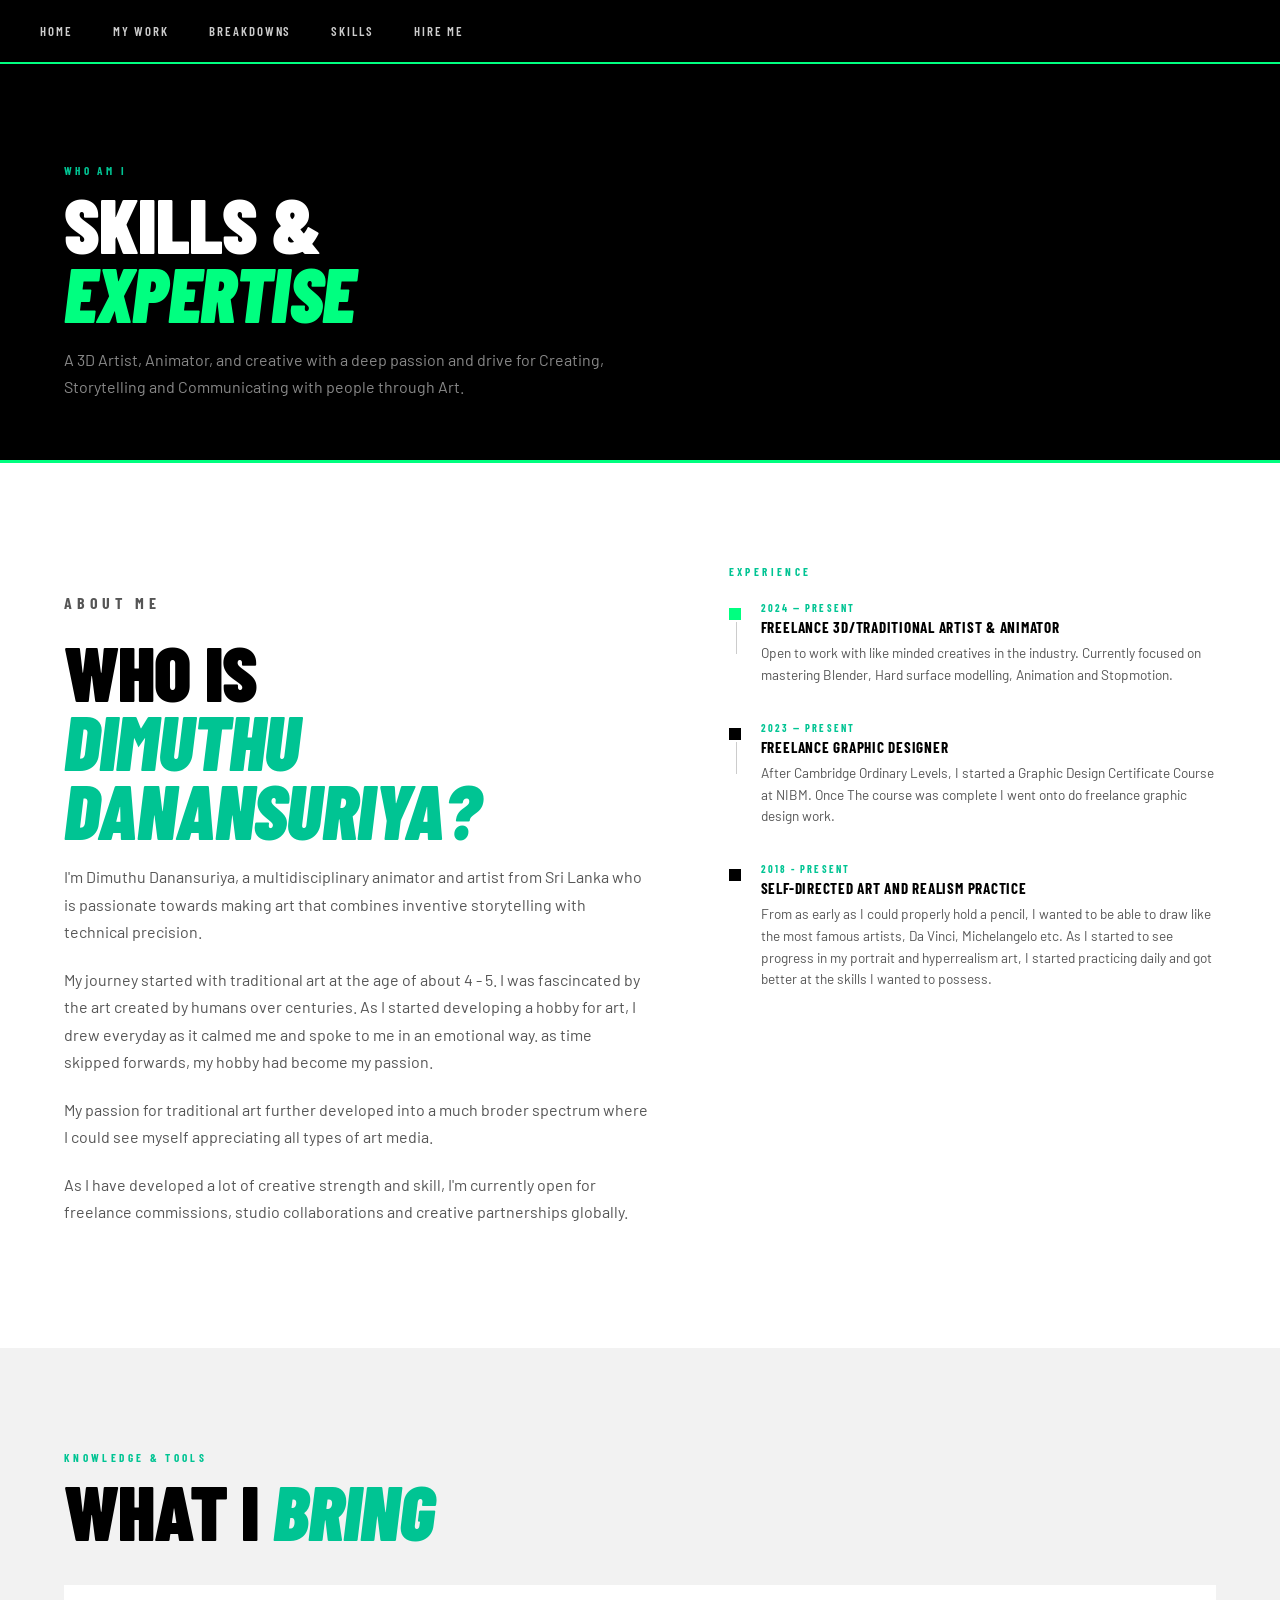
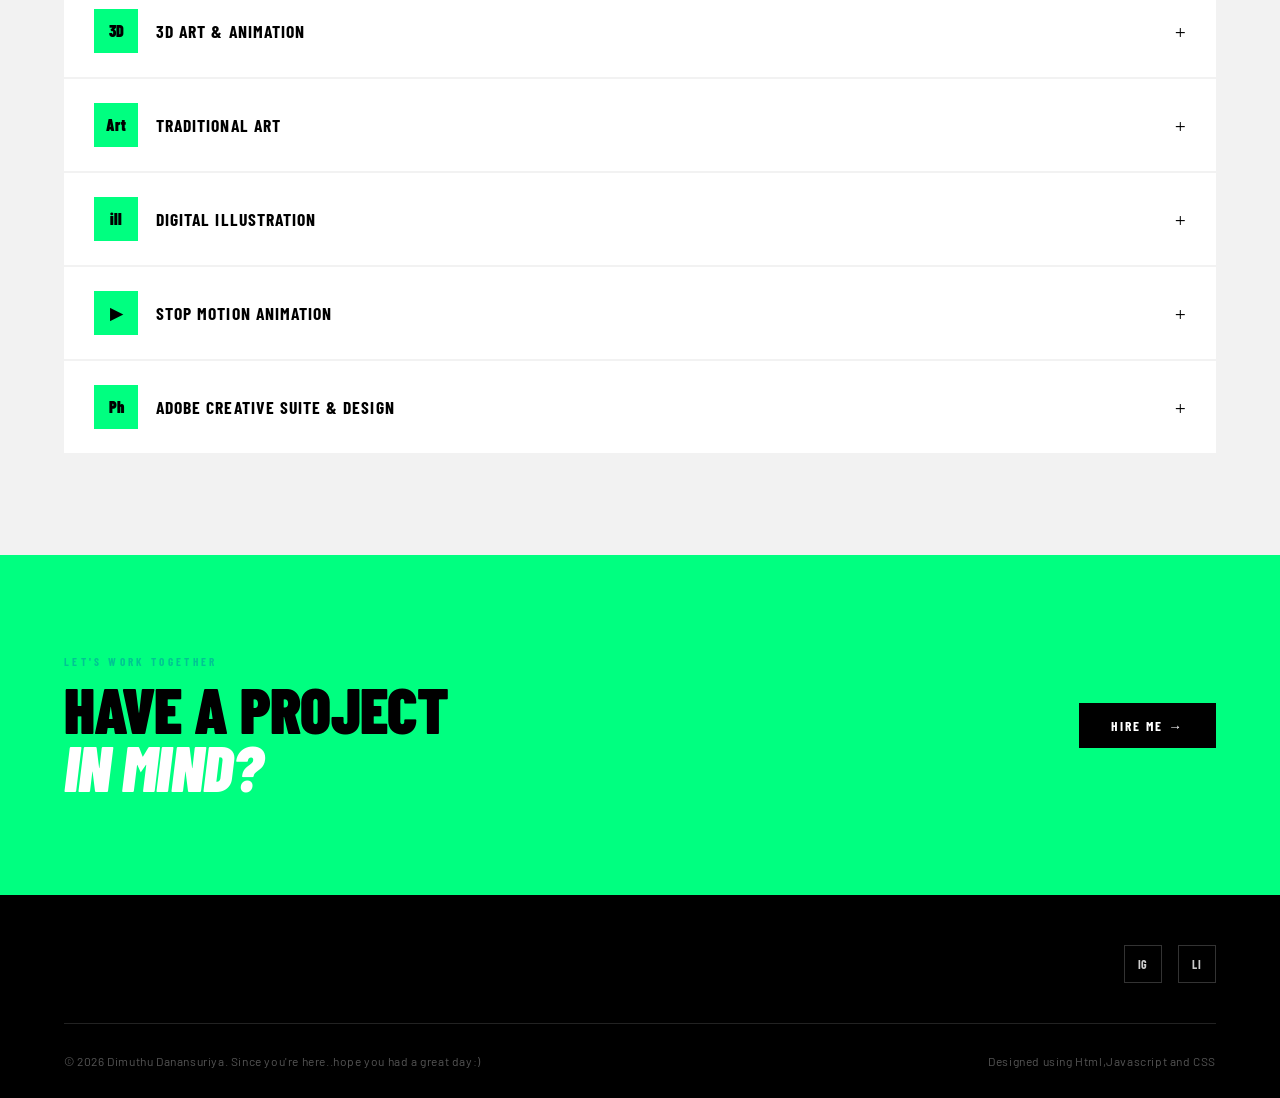
<file: skills.html>
<!DOCTYPE html>
<html lang="en">
<head>
  <meta charset="UTF-8" />
  <meta name="viewport" content="width=device-width, initial-scale=1.0" />
  <title>Skills — Dimuthu Danansuriya</title>
  <link rel="stylesheet" href="style.css" />
  <link rel="stylesheet" href="skills.css" />
</head>
<body>

<nav>
  <div class="nav-inner">
    <a class="nav-logo" href="index.html">D<span>.</span>D</a>
    <ul class="nav-links">
      <li><a href="index.html">Home</a></li>
      <li><a href="work.html">My Work</a></li>
      <li><a href="breakdowns.html">Breakdowns</a></li>
      <li><a href="skills.html" class="active">Skills</a></li>
      <li><a href="hire.html" class="nav-hire">Hire Me</a></li>
    </ul>
    <button class="hamburger" id="hamburger" aria-label="Menu">
      <span></span><span></span><span></span>
    </button>
  </div>
</nav>
<div class="mobile-menu" id="mobileMenu">
  <a href="index.html">Home</a>
  <a href="work.html">My Work</a>
  <a href="breakdowns.html">Breakdowns</a>
  <a href="skills.html">Skills</a>
  <a href="hire.html">Hire Me</a>
</div>

<main class="page-content">

  <!-- HERO -->
  <section class="page-hero">
    <div class="container sk-hero-inner">
      <div>
        <p class="section-label">Who Am I</p>
        <h1 class="section-title">SKILLS &<br><em>EXPERTISE</em></h1>
        <p class="page-hero-sub">A 3D Artist, Animator, and creative with a deep passion and drive for Creating, Storytelling and Communicating with people through Art.</p>
      </div>
    </div>
  </section>

  <!-- ABOUT FULL -->
  <section class="section sk-about">
    <div class="container sk-about-inner">
      <div class="sk-about-text reveal">
        <p class="section-label">About Me</p>
        <h2 class="section-title">Who is<br><em>Dimuthu Danansuriya?</em></h2>
        <br>
        <p>
          I'm Dimuthu Danansuriya, a multidisciplinary animator and artist from Sri Lanka who is passionate towards making art that combines inventive storytelling with technical precision.
        </p>
        <p>
          My journey started with traditional art at the age of about 4 - 5. I was fascincated by the art created by humans over centuries. As I started developing a hobby for art, I drew everyday as it calmed me and spoke to me in an emotional way. as time skipped forwards, my hobby had become my passion.
        </p>
        <p>
          My passion for traditional art further developed into a much broder spectrum where I could see myself appreciating all types of art media.
        </p>
        <p>
          As I have developed a lot of creative strength and skill, I'm currently open for freelance commissions, studio collaborations and creative partnerships globally.
        </p>
      </div>
      <div class="sk-exp-timeline reveal">
        <p class="section-label">Experience</p>
        <div class="timeline">
          <div class="tl-item">
            <div class="tl-dot tl-dot-green"></div>
            <div class="tl-content">
              <span class="tl-date">2024 — Present</span>
              <h4>Freelance 3D/Traditional Artist & Animator</h4>
              <p>Open to work with like minded creatives in the industry. Currently focused on mastering Blender, Hard surface modelling, Animation and Stopmotion.</p>
            </div>
          </div>
          <div class="tl-item">
            <div class="tl-dot"></div>
            <div class="tl-content">
              <span class="tl-date">2023 — Present</span>
              <h4>Freelance graphic designer</h4>
              <p>After Cambridge Ordinary Levels, I started a Graphic Design Certificate Course at NIBM. Once The course was complete I went onto do freelance graphic design work.</p>
            </div>
          </div>
          <div class="tl-item">
            <div class="tl-dot"></div>
            <div class="tl-content">
              <span class="tl-date">2018 - present</span>
              <h4>Self-Directed Art and realism practice</h4>
              <p>From as early as I could properly hold a pencil, I wanted to be able to draw like the most famous artists, Da Vinci, Michelangelo etc. As I started to see progress in my portrait and hyperrealism art, I started practicing daily and got better at the skills I wanted to possess.</p>
            </div>
          </div>
        </div>
      </div>
    </div>
  </section>

  <!-- SKILLS ACCORDION -->
  <section class="section sk-skills">
    <div class="container">
      <div class="sk-skills-header reveal">
        <p class="section-label">Knowledge & Tools</p>
        <h2 class="section-title">WHAT I <em>BRING</em></h2>
      </div>

      <div class="skill-accordion">

        <div class="sk-item reveal">
          <button class="sk-toggle" aria-expanded="false">
            <div class="sk-toggle-left">
              <span class="sk-icon" style="background:var(--spring);color:var(--black);">3D</span>
              <span class="sk-name">3D Art & Animation</span>
            </div>
            <span class="sk-arrow">+</span>
          </button>
          <div class="sk-body">
            <div class="sk-body-inner">
              <div class="sk-desc-block">
                <p>
                  3D is my primary medium and one of 2 disciplines I've invested the most amount of time into. I work specifically in Blender across full concepts to final renders.
                </p>
                <p>
                  When animating, I use a lot of references and often record myself doing a movement and match that movement with the 3D character in the scene. This is a technique most professional animators use to accurately depict human and animal behaviour.
                </p>
              </div>
              <div class="sk-bars">
                <div class="sk-bar-row">
                  <span class="sk-bar-label">Blender (Modelling & Sculpting)</span>
                  <div class="sk-bar-track"><div class="sk-bar-fill" data-w="95"></div></div>
                  <span class="sk-bar-pct">95%</span>
                </div>
                <div class="sk-bar-row">
                  <span class="sk-bar-label">Blender (Animation & Rigging)</span>
                  <div class="sk-bar-track"><div class="sk-bar-fill" data-w="65"></div></div>
                  <span class="sk-bar-pct">65%</span>
                </div>
                <div class="sk-bar-row">
                  <span class="sk-bar-label">Cycles & EEVEE Rendering</span>
                  <div class="sk-bar-track"><div class="sk-bar-fill" data-w="90"></div></div>
                  <span class="sk-bar-pct">90%</span>
                </div>
                <div class="sk-bar-row">
                  <span class="sk-bar-label">Texture Painting & UV</span>
                  <div class="sk-bar-track"><div class="sk-bar-fill" data-w="60"></div></div>
                  <span class="sk-bar-pct">60%</span>
                </div>
                <div class="sk-bar-row">
                  <span class="sk-bar-label">Substance Painter</span>
                  <div class="sk-bar-track"><div class="sk-bar-fill" data-w="50"></div></div>
                  <span class="sk-bar-pct">50%</span>
                </div>
              </div>
            </div>
          </div>
        </div>

        <div class="sk-item reveal">
          <button class="sk-toggle" aria-expanded="false">
            <div class="sk-toggle-left">
              <span class="sk-icon" style="background:var(--spring);color:var(--black);">Art</span>
              <span class="sk-name">Traditional Art</span>
            </div>
            <span class="sk-arrow">+</span>
          </button>
          <div class="sk-body">
            <div class="sk-body-inner">
              <div class="sk-desc-block">
                <p>
                  Traditional art is where my creative foundation was built. I've spent years developing my drawing skills specially as I challenged myself to draw Hyperreal Art. Traditional art is what made me want to step into the creative industry and one which I will be very proud to have mastered. 
                </p>
                <p>
                  I can Confidently say there is only a little room for improvement when it comes to my traditional artworks.
                </p>
              </div>
              <div class="sk-bars">
                <div class="sk-bar-row">
                  <span class="sk-bar-label">Graphite & Pencil Realism</span>
                  <div class="sk-bar-track"><div class="sk-bar-fill" data-w="99"></div></div>
                  <span class="sk-bar-pct">99%</span>
                </div>
                <div class="sk-bar-row">
                  <span class="sk-bar-label">Ink & Pen Drawing</span>
                  <div class="sk-bar-track"><div class="sk-bar-fill" data-w="90"></div></div>
                  <span class="sk-bar-pct">90%</span>
                </div>
                <div class="sk-bar-row">
                  <span class="sk-bar-label">Observational Sketching</span>
                  <div class="sk-bar-track"><div class="sk-bar-fill" data-w="90"></div></div>
                  <span class="sk-bar-pct">90%</span>
                </div>
              </div>
            </div>
          </div>
        </div>

        <div class="sk-item reveal">
          <button class="sk-toggle" aria-expanded="false">
            <div class="sk-toggle-left">
              <span class="sk-icon" style="background:var(--spring);color:var(--black);">ill</span>
              <span class="sk-name">Digital Illustration</span>
            </div>
            <span class="sk-arrow">+</span>
          </button>
          <div class="sk-body">
            <div class="sk-body-inner">
              <div class="sk-desc-block">
                <p>
                  Although Digital Art isn't my forte, I love to work with digital mediums for designs, vector graphics and doodle artworks.
                </p>
              </div>
              <div class="sk-bars">
                <div class="sk-bar-row">
                  <span class="sk-bar-label">Adobe Photoshop</span>
                  <div class="sk-bar-track"><div class="sk-bar-fill" data-w="100"></div></div>
                  <span class="sk-bar-pct">100%</span>
                </div>
                <div class="sk-bar-row">
                  <span class="sk-bar-label">Procreate</span>
                  <div class="sk-bar-track"><div class="sk-bar-fill" data-w="80"></div></div>
                  <span class="sk-bar-pct">80%</span>
                </div>
                <div class="sk-bar-row">
                  <span class="sk-bar-label">Character Design</span>
                  <div class="sk-bar-track"><div class="sk-bar-fill" data-w="70"></div></div>
                  <span class="sk-bar-pct">70%</span>
                </div>
                <div class="sk-bar-row">
                  <span class="sk-bar-label">Concept Art & Environment</span>
                  <div class="sk-bar-track"><div class="sk-bar-fill" data-w="50"></div></div>
                  <span class="sk-bar-pct">50%</span>
                </div>
              </div>
            </div>
          </div>
        </div>

        <div class="sk-item reveal">
          <button class="sk-toggle" aria-expanded="false">
            <div class="sk-toggle-left">
              <span class="sk-icon" style="background:var(--spring);color:var(--black);">▶</span>
              <span class="sk-name">Stop Motion Animation</span>
            </div>
            <span class="sk-arrow">+</span>
          </button>
          <div class="sk-body">
            <div class="sk-body-inner">
              <div class="sk-desc-block">
                <p>
                   Like traditional art, I have done many stopmotion animation when i was much younger as a hobby with my toys.
                </p>
                <p>
                  Watching a lot of movies created by Laika Studios made me fall in love with the art of moving objects frame by frame and giving life to something that otherwise does not. 
                </p>
              </div>
              <div class="sk-bars">
                <div class="sk-bar-row">
                  <span class="sk-bar-label">Puppet Construction</span>
                  <div class="sk-bar-track"><div class="sk-bar-fill" data-w="80"></div></div>
                  <span class="sk-bar-pct">80%</span>
                </div>
                <div class="sk-bar-row">
                  <span class="sk-bar-label">Frame Capture</span>
                  <div class="sk-bar-track"><div class="sk-bar-fill" data-w="85"></div></div>
                  <span class="sk-bar-pct">85%</span>
                </div>
                <div class="sk-bar-row">
                  <span class="sk-bar-label">Set Design & Build</span>
                  <div class="sk-bar-track"><div class="sk-bar-fill" data-w="50"></div></div>
                  <span class="sk-bar-pct">50%</span>
                </div>
                <div class="sk-bar-row">
                  <span class="sk-bar-label">Post-Production (After Effects)</span>
                  <div class="sk-bar-track"><div class="sk-bar-fill" data-w="70"></div></div>
                  <span class="sk-bar-pct">70%</span>
                </div>
              </div>
            </div>
          </div>
        </div>

        <div class="sk-item reveal">
          <button class="sk-toggle" aria-expanded="false">
            <div class="sk-toggle-left">
              <span class="sk-icon" style="background:var(--spring);color:var(--black);">Ph</span>
              <span class="sk-name">Adobe Creative Suite & Design</span>
            </div>
            <span class="sk-arrow">+</span>
          </button>
          <div class="sk-body">
            <div class="sk-body-inner">
              <div class="sk-desc-block">
                <p>
                  Aside from Blender and Photoshop, I maintain a working knowledge of the full Adobe Creative Suite for graphic design, motion graphics and video production.
                </p>
                <p>
                  I also use Figma for UI/UX wireframing and prototyping.
                </p>
              </div>
              <div class="sk-bars">
                <div class="sk-bar-row">
                  <span class="sk-bar-label">Adobe Illustrator</span>
                  <div class="sk-bar-track"><div class="sk-bar-fill" data-w="90"></div></div>
                  <span class="sk-bar-pct">90%</span>
                </div>
                <div class="sk-bar-row">
                  <span class="sk-bar-label">Adobe Premiere Pro</span>
                  <div class="sk-bar-track"><div class="sk-bar-fill" data-w="50"></div></div>
                  <span class="sk-bar-pct">50%</span>
                </div>
                <div class="sk-bar-row">
                  <span class="sk-bar-label">Adobe After Effects</span>
                  <div class="sk-bar-track"><div class="sk-bar-fill" data-w="65"></div></div>
                  <span class="sk-bar-pct">65%</span>
                </div>
                <div class="sk-bar-row">
                  <span class="sk-bar-label">Figma</span>
                  <div class="sk-bar-track"><div class="sk-bar-fill" data-w="90"></div></div>
                  <span class="sk-bar-pct">90%</span>
                </div>
                <div class="sk-bar-row">
                  <span class="sk-bar-label">HTML / CSS (Custom)</span>
                  <div class="sk-bar-track"><div class="sk-bar-fill" data-w="70"></div></div>
                  <span class="sk-bar-pct">70%</span>
                </div>
              </div>
            </div>
          </div>
        </div>

      </div><!-- /accordion -->
    </div>
  </section>

  <!-- CTA -->
  <section class="cta-band">
    <div class="container cta-inner">
      <div class="reveal">
        <p class="section-label">Let's Work Together</p>
        <h2 class="cta-title">HAVE A PROJECT<br><em>IN MIND?</em></h2>
      </div>
      <a href="hire.html" class="btn btn-primary reveal">Hire Me →</a>
    </div>
  </section>

</main>

<!-- FOOTER -->
<footer>
  <div class="container">
    <div class="footer-inner">
      <div>
      </div>
      <nav class="footer-nav">
        <a href="index.html">Home</a>
        <a href="work.html">My Work</a>
        <a href="breakdowns.html">Breakdowns</a>
        <a href="skills.html">Skills</a>
        <a href="hire.html">Hire Me</a>
      </nav>
      <div class="footer-socials">
        <a href="https://www.instagram.com/_dimiya_createz?igsh=ZXZpZ2tyYmtuODh0" aria-label="Instagram">IG</a>
        <a href="https://www.linkedin.com/in/dimuthu-danansuriya-6216812b8?utm_source=share_via&utm_content=profile&utm_medium=member_android" aria-label="LinkedIn">LI</a>
      </div>
    </div>
    <div class="footer-bottom">
      <p class="footer-copy">© 2026 Dimuthu Danansuriya. Since you're here..hope you had a great day:)</p>
      <p class="footer-copy">Designed using Html,Javascript and CSS</p>
    </div>
  </div>
</footer>


<script src="main.js"></script>
<script>
// Accordion
document.querySelectorAll('.sk-toggle').forEach(btn => {
  btn.addEventListener('click', () => {
    const item = btn.closest('.sk-item');
    const isOpen = item.classList.contains('open');
    document.querySelectorAll('.sk-item').forEach(i => {
      i.classList.remove('open');
      i.querySelector('.sk-toggle').setAttribute('aria-expanded','false');
      i.querySelector('.sk-arrow').textContent = '+';
    });
    if (!isOpen) {
      item.classList.add('open');
      btn.setAttribute('aria-expanded','true');
      btn.querySelector('.sk-arrow').textContent = '−';
      // Animate bars
      setTimeout(() => {
        item.querySelectorAll('.sk-bar-fill').forEach(bar => {
          bar.style.width = bar.dataset.w + '%';
        });
      }, 100);
    }
  });
});
</script>
</body>
</html>
</file>
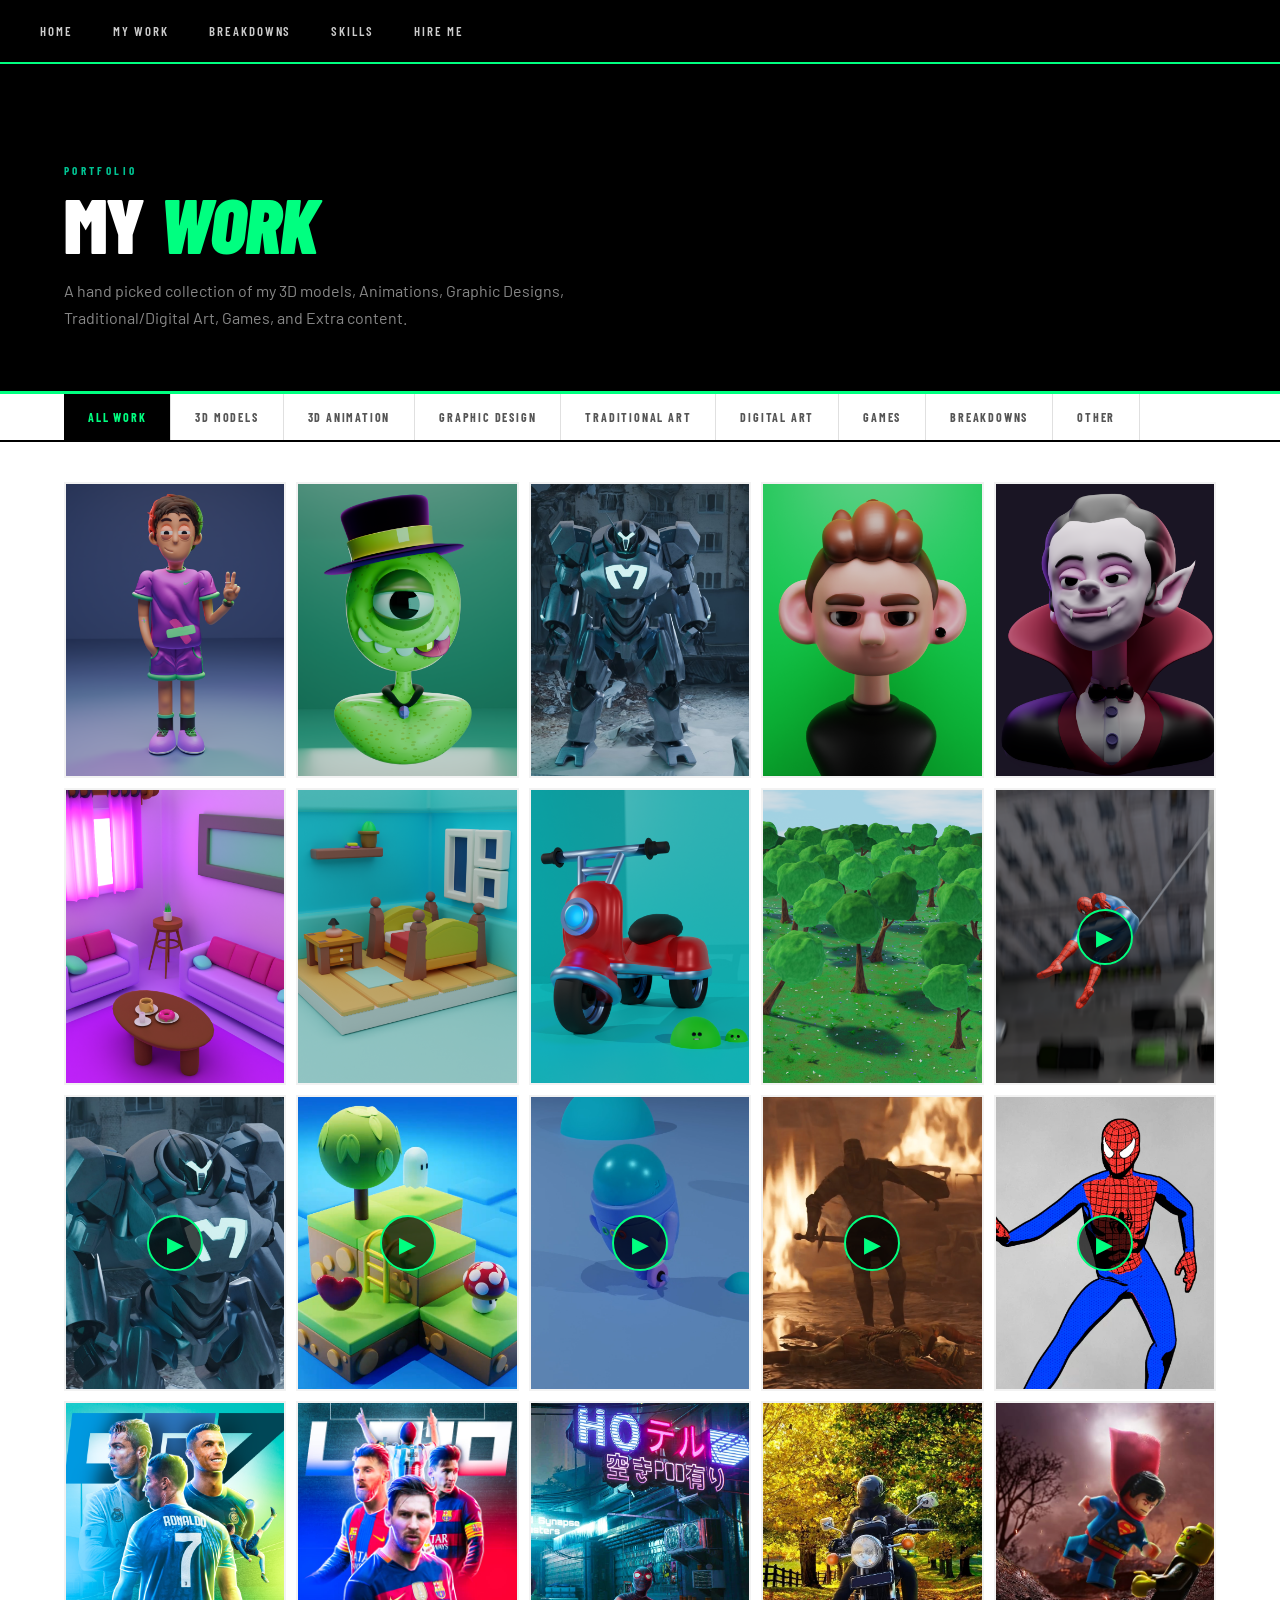
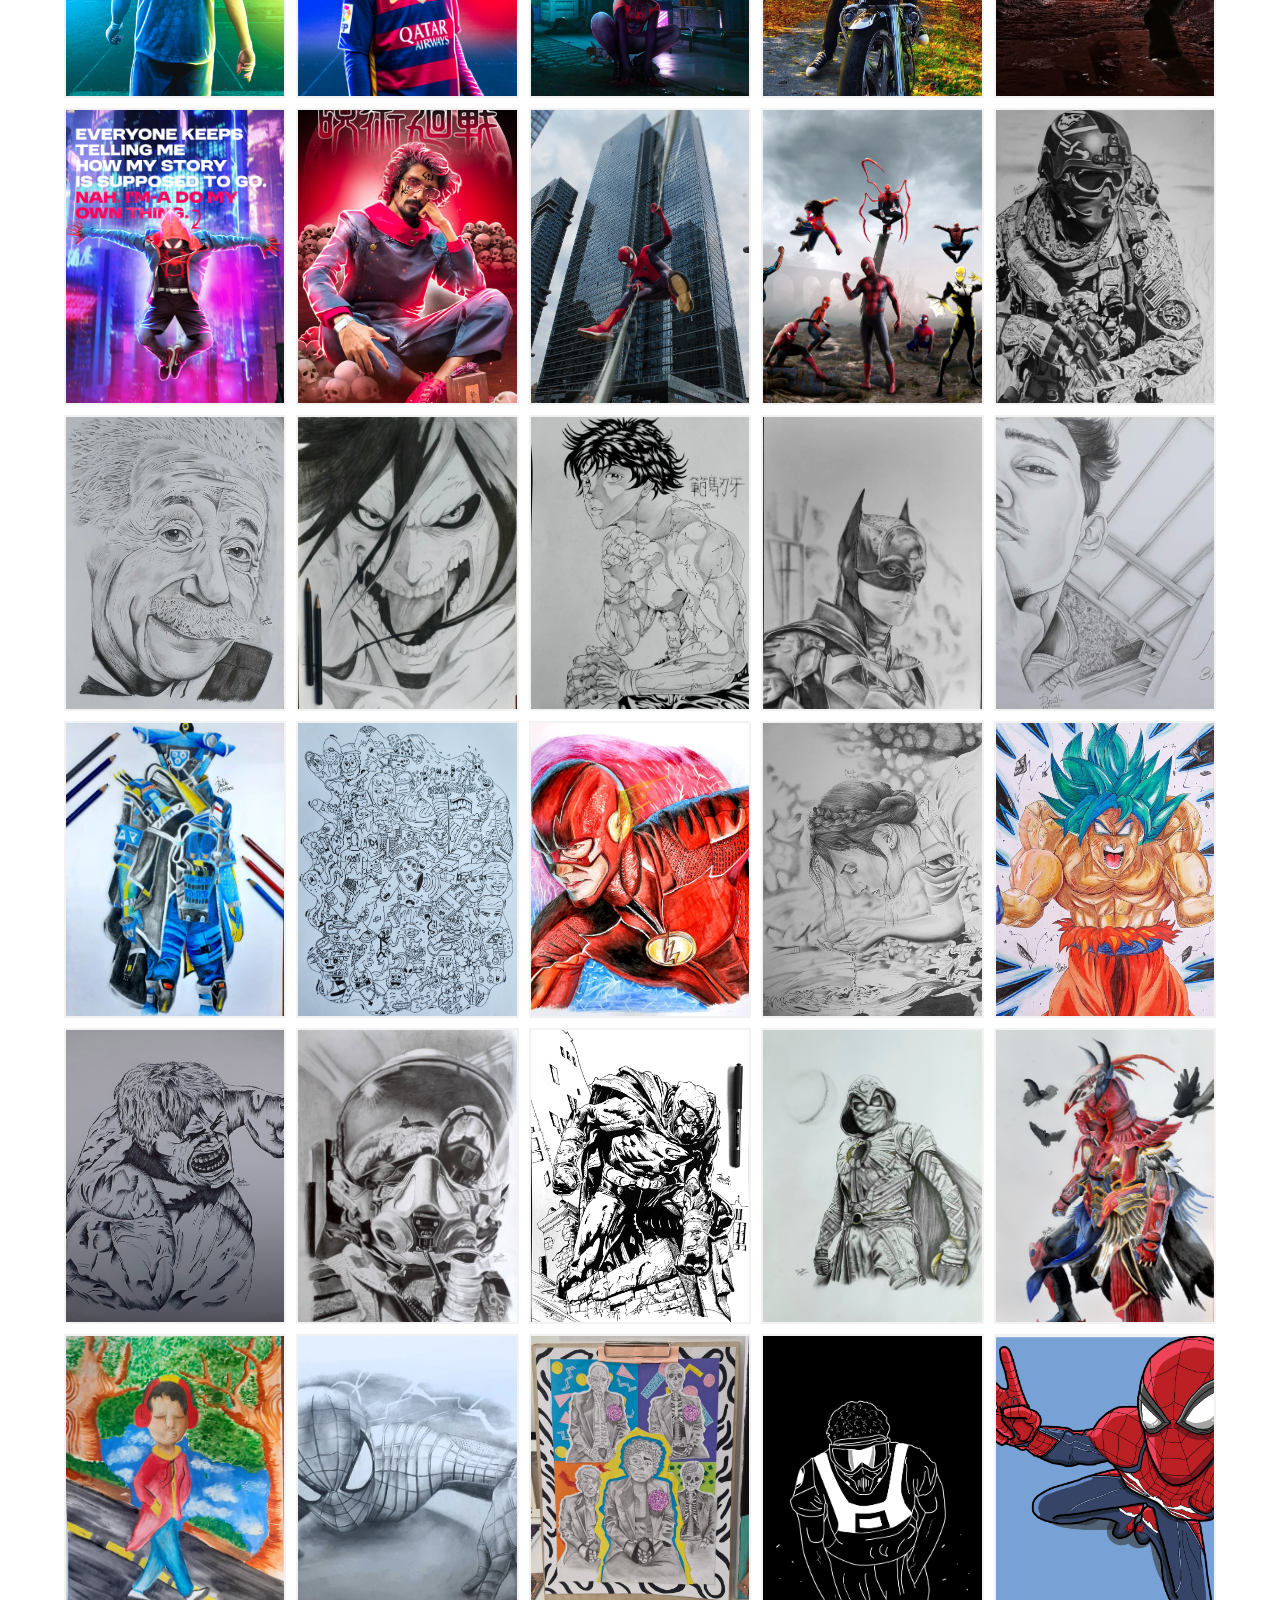
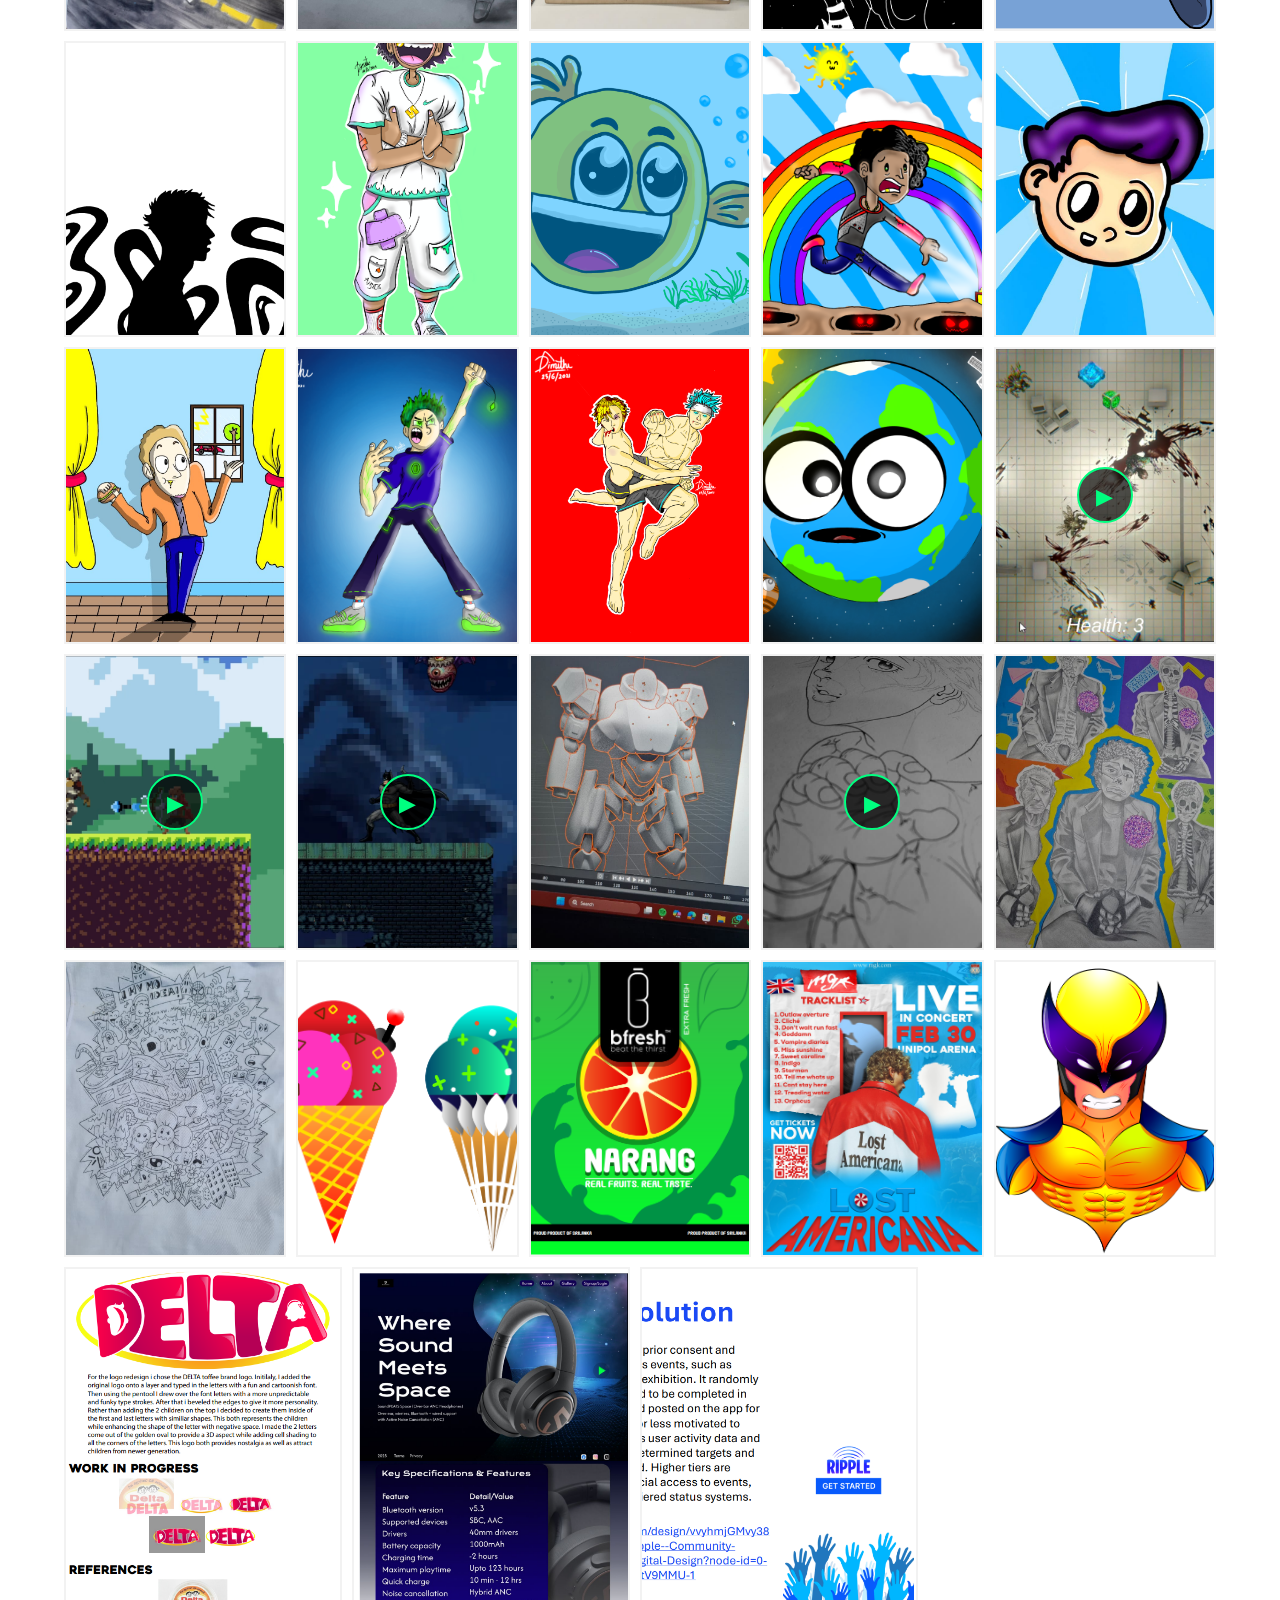
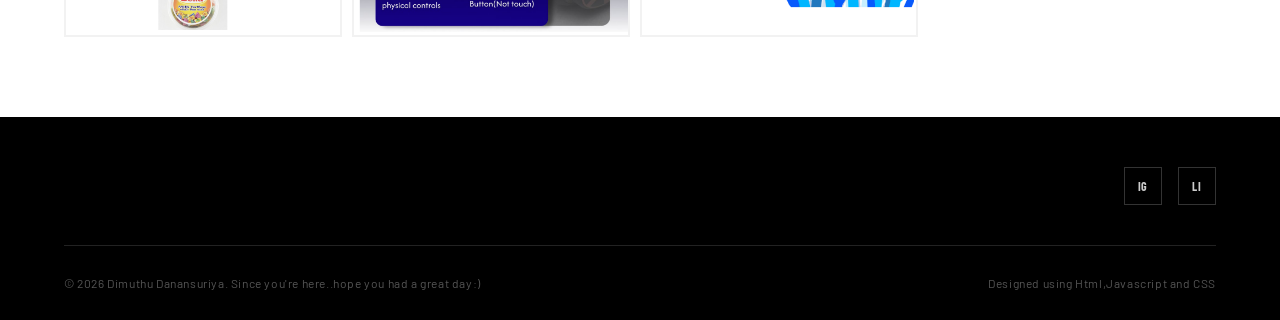
<file: work.html>
<!DOCTYPE html>
<html lang="en">
<head>
  <meta charset="UTF-8" />
  <meta name="viewport" content="width=device-width, initial-scale=1.0" />
  <title>My Work — Dimuthu Danansuriya</title>
  <link rel="stylesheet" href="style.css" />
  <link rel="stylesheet" href="work.css" />
</head>
<body>

<nav>
  <div class="nav-inner">
    <a class="nav-logo" href="index.html">D<span>.</span>D</a>
    <ul class="nav-links">
      <li><a href="index.html">Home</a></li>
      <li><a href="work.html" class="active">My Work</a></li>
      <li><a href="breakdowns.html">Breakdowns</a></li>
      <li><a href="skills.html">Skills</a></li>
      <li><a href="hire.html" class="nav-hire">Hire Me</a></li>
    </ul>
    <button class="hamburger" id="hamburger" aria-label="Menu">
      <span></span><span></span><span></span>
    </button>
  </div>
</nav>
<div class="mobile-menu" id="mobileMenu">
  <a href="index.html">Home</a>
  <a href="work.html">My Work</a>
  <a href="breakdowns.html">Breakdowns</a>
  <a href="skills.html">Skills</a>
  <a href="hire.html">Hire Me</a>
</div>

<main class="page-content">

  <!-- PAGE HERO -->
  <section class="page-hero">
    <div class="container">
      <p class="section-label">Portfolio</p>
      <h1 class="section-title">MY <em>WORK</em></h1>
      <p class="page-hero-sub">A hand picked collection of my 3D models, Animations, Graphic Designs, Traditional/Digital Art, Games, and Extra content. </p>
    </div>
  </section>

  <!-- FILTER BAR -->
  <div class="filter-bar-wrap">
    <div class="container filter-bar">
      <button class="filter-btn active" data-filter="all">All Work</button>
      <button class="filter-btn" data-filter="3d-models">3D Models</button>
      <button class="filter-btn" data-filter="3d-animation">3D Animation</button>
      <button class="filter-btn" data-filter="graphic-design">Graphic Design</button>
      <button class="filter-btn" data-filter="traditional-art">Traditional Art</button>
      <button class="filter-btn" data-filter="digital-art">Digital Art</button>
      <button class="filter-btn" data-filter="games">Games</button>
      <button class="filter-btn" data-filter="BreakDowns">Breakdowns</button>
      <button class="filter-btn" data-filter="Other">Other</button>
      
      
    </div>
  </div>

  <!-- WORK COLLAGE -->
  <section class="work-section">
    <div class="container">
      <div class="work-grid" id="workGrid">

        <!-- 3D MODELS -->
        <div class="work-item w-wide" data-cat="3d-models" onclick="openWorkLightbox(this)">
          <div class="wi-media">
            <img src="my%20character%20img%201.png"/>
          </div>
          <div class="wi-hover">
            <span class="wi-cat">3D Model</span>
            <span class="wi-title">Stylized Original Character</span>
          </div>
          <div class="wi-hidden-data">
            <span class="d-cat">3D Model</span>
            <span class="d-title">Stylized Original Character</span>
            <span class="d-desc">An original character fully hand sculpted through Blender. from the topology, texturing, lighting, and rendering was done by me. the intitial idea of creating this in 3D came to my mind from an old digital art piece I drew a while back. This is overall one of my best outcomes when it comes to modelling and scultping in Blender. </span>
            <span class="d-images">
              my character img 1.png,
              my character img 2.png,
              my character img 3.png,
              my character img 4.png,
              my character img 5.png,
              my character img 6.png,
              my character img 7.png
            </span>
          </div>
        </div>

        <div class="work-item" data-cat="3d-models" onclick="openWorkLightbox(this)">
          <div class="wi-media">
          <img src="clumsy%20alien%20sculpt%201.png"/>
          </div>
          <div class="wi-hover">
            <span class="wi-cat">3D Model</span>
            <span class="wi-title">Clumsy Alien</span>
          </div>
          <div class="wi-hidden-data">
            <span class="d-cat">3D Model</span>
            <span class="d-title">Alien Cowboy</span>
            <span class="d-desc">"Clumsy Alien" is a simple sculpt I did in a short period of time. I wanted to test my brainstorming and time management skills when im operating with high pressure. I gave myself a 4 hour challenge to create a simple sculpt without prior planning and the result was this one eyed character. the sculpting, rendering, texturing and lighting were all done within the 4 hours</span>
            <span class="d-images">
              clumsy alien sculpt 1.png,
              clumsy alien sculpt 2.png,
              clumsy alien sculpt 3.png,
              clumsy alien sculpt 4.png
            </span>
              
          </div>
        </div>

        <div class="work-item" data-cat="3d-models" onclick="openWorkLightbox(this)">
          <div class="wi-media">
            <img src="Mech%20Suit%20New%201.jpg"/>
    
          </div>
          <div class="wi-hover">
            <span class="wi-cat">3D Model</span>
            <span class="wi-title">Mecha Man - (Mech Suit Model)</span>
          </div>
          <div class="wi-hidden-data">
            <span class="d-cat">3D Model</span>
            <span class="d-title">Mecha Man Suit</span>
            <span class="d-desc">This is a recent model created as a project for my 2nd Year degree. I have implemented Hard-surface modelling techniques with precise edge loops and beveling. Every element of this Mech Suit is done all by hand. For the Background I used a Sketchfab photoscan.</span>
            <span class="d-images">
              Mech Suit New 1.jpg,
              Mech Suit New 2.jpg,
              Mech Suit New 3.jpg,
              Mech Suit New 4.jpg,
              Mech Suit New 5.jpg,
              Mech Suit New 6.jpg
            </span>
          </div>
        </div>
        
        <div class="work-item" data-cat="3d-models" onclick="openWorkLightbox(this)">
          <div class="wi-media">
            <img src="Self%20portrait%203D%20character%201.png"/>
    
          </div>
          <div class="wi-hover">
            <span class="wi-cat">3D Model</span>
            <span class="wi-title">Self Portrait Character</span>
          </div>
          <div class="wi-hidden-data">
            <span class="d-cat">3D Model</span>
            <span class="d-title">Self Portrait Model</span>
            <span class="d-desc">This 3D model was created when i first started learning blender. this was made by following a tutorial on YouTube and I wanted to sculpt a kind of self portrait along the way to make it look like how i want it to and step away from making it similiar to the model of the origianl so I had a more personal and orignal style to it.</span>
            <span class="d-images">
              Self portrait 3D character 1.png,
              Self portrait 3D character 2.png,
              Self portrait 3D character 3.png,
              Self portrait 3D character 4.png
            </span>
          </div>
        </div>
        
        <div class="work-item" data-cat="3d-models" onclick="openWorkLightbox(this)">
          <div class="wi-media">
            <img src="Untitled%204.png"/>
    
          </div>
          <div class="wi-hover">
            <span class="wi-cat">3D Model</span>
            <span class="wi-title">Dracula Sculpt</span>
          </div>
          <div class="wi-hidden-data">
            <span class="d-cat">3D Model</span>
            <span class="d-title">Dracula Sculpt</span>
            <span class="d-desc">This stylized dracual sculpt was done during the earlier days of my Blender journey by following a Youtube tutorial</span>
            <span class="d-images">
              Untitled 4.png,
              Untitled 1.png,
              Untitled 3.png,
            </span>
          </div>
        </div>
        
        <div class="work-item" data-cat="3d-models" onclick="openWorkLightbox(this)">
          <div class="wi-media">
            <img src="couch%20room%201.png"/>
    
          </div>
          <div class="wi-hover">
            <span class="wi-cat">3D Model</span>
            <span class="wi-title">Couch Room</span>
          </div>
          <div class="wi-hidden-data">
            <span class="d-cat">3D Model</span>
            <span class="d-title">Couch Room</span>
            <span class="d-desc">This Room sculpt was created to study and experiment with my more technical skills rather than stylizations. This is a special Orthorgaphic Render which is a popular aesthetic for interiors and dioramas. I used very vibrant and pastel like colors to re contsruct regular room colors. </span>
            <span class="d-images">
            couch room 1.png,
            couch room.png,
            couch room 2.png,
            couch room 3.png,
            couch room 4.png,
            couch room 5.png,
            couch room 6.png,
            couch room 7.png,
          </span>
          </div>
        </div>
        
        <div class="work-item" data-cat="3d-models" onclick="openWorkLightbox(this)">
          <div class="wi-media">
            <img src="room%202.png"/>
    
          </div>
          <div class="wi-hover">
            <span class="wi-cat">3D Model</span>
            <span class="wi-title">Room Model</span>
          </div>
          <div class="wi-hidden-data">
            <span class="d-cat">3D Model</span>
            <span class="d-title">Room Model</span>
            <span class="d-desc">This is another Room sculpt i created using Blender. This was made much earlier to the last room sculpt. this was the first time I tried to create an interior and the measurements and the scaling of this model looks off and unnatural. However I decided to include this to show my progress over time.</span>
            <span class="d-images">
            room 1.png,
            room 2.png,
            room 3.png,
            room 4.png,
            room 5.png,
          </span>
          </div>
        </div>
        
        <div class="work-item" data-cat="3d-models" onclick="openWorkLightbox(this)">
          <div class="wi-media">
            <img src="Cartoon%20Bike%201.png"/>
    
          </div>
          <div class="wi-hover">
            <span class="wi-cat">3D Model</span>
            <span class="wi-title">Cartoon Bike</span>
          </div>
          <div class="wi-hidden-data">
            <span class="d-cat">3D Model</span>
            <span class="d-title">Cartoon Bike</span>
            <span class="d-desc">A simple and stylized cartoon bike model</span>
            <span class="d-images">
            Cartoon Bike 1.png
          </span>
          </div>
        </div>
        
        <div class="work-item" data-cat="3d-models" onclick="openWorkLightbox(this)">
          <div class="wi-media">
            <img src="tree%201.png"/>
    
          </div>
          <div class="wi-hover">
            <span class="wi-cat">3D Model</span>
            <span class="wi-title">Cartoon Forest</span>
          </div>
          <div class="wi-hidden-data">
            <span class="d-cat">3D Model</span>
            <span class="d-title">Cartoon Forest</span>
            <span class="d-desc">A procedurely generated stylized forest terrain made in Blender and Rendered through EVEE.</span>
            <span class="d-images">
            tree 1.png,
            tree 2.png,
            tree 3.png,
            tree 4.png,
            tree 5.png,
          </span>
          </div>
        </div>
        

        <!-- 3D ANIMATION -->
        <div class="work-item" data-cat="3d-animation" onclick="openWorkLightbox(this)">
          <div class="wi-media">
            <img src="Spiderman%20Swinging%20Thumbnail.png"/>
            <div class="wi-play-btn">&#9654;</div>
          </div>
            
          <div class="wi-hover">
            <span class="wi-cat">3D Animation</span>
            <span class="wi-title">Spiderman Swinging Animation</span>
          </div>
          <div class="wi-hidden-data">
            <span class="d-cat">3D Animation</span>
            <span class="d-title">Spiderman Swinging Animation</span>
            <span class="d-desc">Spidey Swinging Animation Created all in Blender.</span>
            <span class="d-video">https://www.youtube.com/embed/knJEtAMrByA</span>
          </div>
        </div>

        <div class="work-item" data-cat="3d-animation" onclick="openWorkLightbox(this)">
          <div class="wi-media">
            <img src="Mech%20Suit%20New%203.jpg"/>
            <div class="wi-play-btn">&#9654;</div>
            </div>
  
          <div class="wi-hover">
            <span class="wi-cat">3D Animation</span>
            <span class="wi-title">Mecha Man Suit Showcase Animation</span>
          </div>
          <div class="wi-hidden-data">
            <span class="d-cat">3D Animation</span>
            <span class="d-title">Mecha Man Suit Showcase Animation</span>
            <span class="d-desc">A 360° animation of the Mecha Man Suit created in Blender. Specially used the Camera Shakify Addon to create a natural looking camera movement.</span>
            <span class="d-video">https://www.youtube.com/embed/ubSvpd1MpmU</span>
          </div>
        </div>
        
        <div class="work-item" data-cat="3d-animation" onclick="openWorkLightbox(this)">
          <div class="wi-media">
            <img src="Terrain%20looping%20animation%20thumbnail.png"/>
            <div class="wi-play-btn">&#9654;</div>
            </div>
  
          <div class="wi-hover">
            <span class="wi-cat">3D Animation</span>
            <span class="wi-title">Looping Terrain Animation</span>
          </div>
          <div class="wi-hidden-data">
            <span class="d-cat">3D Animation</span>
            <span class="d-title">Looping Terrain Animation</span>
            <span class="d-desc">A simple looping animation i did when i first started working with Blender. This was my first ever 3D animation. I made it by following a Youtube tutorial.</span>
            <span class="d-video">https://www.youtube.com/embed/2FHcfdpZo2k</span>
          </div>
        </div>
        
        <div class="work-item" data-cat="3d-animation" onclick="openWorkLightbox(this)">
          <div class="wi-media">
            <img src="Robot%20looping%20animation%20thumbnail.png">
            <div class="wi-play-btn">&#9654;</div>
            </div>
  
          <div class="wi-hover">
            <span class="wi-cat">3D Animation</span>
            <span class="wi-title">Robot Looping Animation</span>
          </div>
          <div class="wi-hidden-data">
            <span class="d-cat">3D Animation</span>
            <span class="d-title">Robot Looping Animation</span>
            <span class="d-desc">Another simple looping animation I did by following a Youtube tutorial. This was als dne during the earlier days of my Blender journey.</span>
            <span class="d-video">https://www.youtube.com/embed/Nc8OCp5sgnw</span>
          </div>
        </div>
        
        <div class="work-item" data-cat="3d-animation" onclick="openWorkLightbox(this)">
          <div class="wi-media">
            <img src="Knight%20Animation%20Thumbnail.png">
            <div class="wi-play-btn">&#9654;</div>
            </div>
  
          <div class="wi-hover">
            <span class="wi-cat">3D Animation</span>
            <span class="wi-title">Short Knight Animation</span>
          </div>
          <div class="wi-hidden-data">
            <span class="d-cat">3D Animation</span>
            <span class="d-title">Short Knight Animation</span>
            <span class="d-desc">This short animation of a knight was also created while following a Youtube tutorial. this was the major project that made me pursue and learn more about Blender since I loved the output I got from this.</span>
            <span class="d-video">https://www.youtube.com/embed/K9aArG_AeCE</span>
          </div>
        </div>
        
        <div class="work-item" data-cat="3d-animation" onclick="openWorkLightbox(this)">
          <div class="wi-media">
            <img src="Spidey%20Idle%20Thumbnail.png">
            <div class="wi-play-btn">&#9654;</div>
            </div>
  
          <div class="wi-hover">
            <span class="wi-cat">3D Animation</span>
            <span class="wi-title">Short Spidey Animation</span>
          </div>
          <div class="wi-hidden-data">
            <span class="d-cat">3D Animation</span>
            <span class="d-title">Short Spidey Animation</span>
            <span class="d-desc">This was done completely in Davinci Resolve(A video editing software used my mainstream studios)</span>
            <span class="d-video">https://www.youtube.com/embed/ibEfY88Emrw</span>
          </div>
        </div>

        <!-- GRAPHIC DESIGN -->
        <div class="work-item" data-cat="graphic-design" onclick="openWorkLightbox(this)">
          <div class="wi-media">
            <img src="Ronaldo%20Edit.png"/>
    
          </div>
          <div class="wi-hover">
            <span class="wi-cat">Graphic Design</span>
            <span class="wi-title">Ronaldo Poster(Photoshop)</span>
          </div>
          <div class="wi-hidden-data">
            <span class="d-cat">Graphic Design</span>
            <span class="d-title">Ronaldo Poster(Photoshop)</span>
            <span class="d-desc">A Graphic Design Poster of famous footballer "Ronaldo" made in Photoshop.</span>
            <span class="d-images">
            Ronaldo Edit.png
          </span>
          </div>
        </div>
        
        <div class="work-item" data-cat="graphic-design" onclick="openWorkLightbox(this)">
          <div class="wi-media">
            <img src="Messi%20Edit.jpeg"/>
    
          </div>
          <div class="wi-hover">
            <span class="wi-cat">Graphic Design</span>
            <span class="wi-title">Messi Poster(Photoshop)</span>
          </div>
          <div class="wi-hidden-data">
            <span class="d-cat">Graphic Design</span>
            <span class="d-title">Messi Poster(Photoshop))</span>
            <span class="d-desc">A Graphic Design Poster of famous footballer "Messi" made in Photoshop.</span>
            <span class="d-images">
            Messi Edit.jpeg
          </span>
          </div>
        </div>
        
        <div class="work-item" data-cat="graphic-design" onclick="openWorkLightbox(this)">
          <div class="wi-media">
            <img src="Miles%20cosplay%20edit.jpeg"/>
    
          </div>
          <div class="wi-hover">
            <span class="wi-cat">Graphic Design</span>
            <span class="wi-title">Miles Cosplay Edit(Photoshop)</span>
          </div>
          <div class="wi-hidden-data">
            <span class="d-cat">Graphic Design</span>
            <span class="d-title">Miles Cosplay Edit(Photoshop)</span>
            <span class="d-desc">A Graphic Design Poster of a Miles Morales Cosplay photo of me.</span>
            <span class="d-images">
            Miles cosplay edit.jpeg
          </span>
          </div>
        </div>
        
        <div class="work-item" data-cat="graphic-design" onclick="openWorkLightbox(this)">
          <div class="wi-media">
            <img src="Bike%20Edit.jpeg"/>
    
          </div>
          <div class="wi-hover">
            <span class="wi-cat">Graphic Design</span>
            <span class="wi-title">Bike Edit(Photoshop)</span>
          </div>
          <div class="wi-hidden-data">
            <span class="d-cat">Graphic Design</span>
            <span class="d-title">Bike Edit(Photoshop)</span>
            <span class="d-desc">A Bike edit done in photoshop. the biker is seperate from the background and was placed and edited to look like its on the scenery.</span>
            <span class="d-images">
            Bike Edit.jpeg
          </span>
          </div>
        </div>
        
        <div class="work-item" data-cat="graphic-design" onclick="openWorkLightbox(this)">
          <div class="wi-media">
            <img src="Lego%20Edit.jpeg"/>
    
          </div>
          <div class="wi-hover">
            <span class="wi-cat">Graphic Design</span>
            <span class="wi-title">Lego Miniature Edit(Photoshop)</span>
          </div>
          <div class="wi-hidden-data">
            <span class="d-cat">Graphic Design</span>
            <span class="d-title">Lego Miniature Edit(Photoshop)</span>
            <span class="d-desc">Had some lego characters lying around and decided to pose them and put them into a battleground using Photoshop.</span>
            <span class="d-images">
            Lego Edit.jpeg
          </span>
          </div>
        </div>
        
        <div class="work-item" data-cat="graphic-design" onclick="openWorkLightbox(this)">
          <div class="wi-media">
            <img src="Cosplay%20Miles%20edit.png"/>
    
          </div>
          <div class="wi-hover">
            <span class="wi-cat">Graphic Design</span>
            <span class="wi-title">Cosplay Miles Edit(Photoshop)</span>
          </div>
          <div class="wi-hidden-data">
            <span class="d-cat">Graphic Design</span>
            <span class="d-title">Cosplay Miles Edit(Photoshop)</span>
            <span class="d-desc">Got a picture of a friend cosplaying as Miles at Lanka Comic Con. I decided to use the image and make it look a scene from the spiderverse series using Photoshop.</span>
            <span class="d-images">
            Cosplay Miles edit.png
          </span>
          </div>
        </div>
        
        <div class="work-item" data-cat="graphic-design" onclick="openWorkLightbox(this)">
          <div class="wi-media">
            <img src="Sukuna%20Anime%20Cosplay%20edit.jpeg"/>
    
          </div>
          <div class="wi-hover">
            <span class="wi-cat">Graphic Design</span>
            <span class="wi-title">Sukuna Anime Edit(Photoshop)</span>
          </div>
          <div class="wi-hidden-data">
            <span class="d-cat">Graphic Design</span>
            <span class="d-title">Sukuna Anime Edit(Photoshop)</span>
            <span class="d-desc">Another picture of a friend cosplaying as Sukuna which I turned into a JiuJitsu Kaisen Poster.</span>
            <span class="d-images">
            Sukuna Anime Cosplay edit.jpeg
          </span>
          </div>
        </div>
        
        <div class="work-item" data-cat="graphic-design" onclick="openWorkLightbox(this)">
          <div class="wi-media">
            <img src="Spiderman%20Cosplay%20edit.jpeg"/>
    
          </div>
          <div class="wi-hover">
            <span class="wi-cat">Graphic Design</span>
            <span class="wi-title">Spiderman Cosplay Edit(Photoshop)</span>
          </div>
          <div class="wi-hidden-data">
            <span class="d-cat">Graphic Design</span>
            <span class="d-title">Spiderman Cosplay Edit(Photoshop)</span>
            <span class="d-desc">Another spiderman cosplay of me which was edited into a building background in Photoshop.</span>
            <span class="d-images">
            Spiderman Cosplay edit.jpeg
          </span>
          </div>
        </div>
        
        <div class="work-item" data-cat="graphic-design" onclick="openWorkLightbox(this)">
          <div class="wi-media">
            <img src="Spiderverse%20edit.png"/>
    
          </div>
          <div class="wi-hover">
            <span class="wi-cat">Graphic Design</span>
            <span class="wi-title">Spiderverse Edit(Photoshop)</span>
          </div>
          <div class="wi-hidden-data">
            <span class="d-cat">Graphic Design</span>
            <span class="d-title">Spiderverse Edit(Photoshop)</span>
            <span class="d-desc">Combined some of the famous spiderman varients into one scene in Photoshop.</span>
            <span class="d-images">
            Spiderverse edit.png
          </span>
          </div>
        </div>

        <!-- TRADITIONAL ART -->
        <div class="work-item" data-cat="traditional-art" onclick="openWorkLightbox(this)">
          <div class="wi-media">
            <img src="Army%20Man%20Art.jpg"/>
    
          </div>
          <div class="wi-hover">
            <span class="wi-cat">Traditional Art</span>
            <span class="wi-title">Army Man Hyper-realism Art</span>
          </div>
          <div class="wi-hidden-data">
            <span class="d-cat">Traditional Art</span>
            <span class="d-title">Army Man Hyper-realism Art</span>
            <span class="d-desc">Fully hand drawn hyperreal army soldier drawn by using charcoal and graphite pencils. Approximately took 7 months to finish.</span>
            <span class="d-images">
            Army Man Art.jpg
          </span>
          </div>
        </div>
        
        <div class="work-item" data-cat="traditional-art" onclick="openWorkLightbox(this)">
          <div class="wi-media">
            <img src="Albert%20Eistein%20Pencil%20Art.jpg"/>
    
          </div>
          <div class="wi-hover">
            <span class="wi-cat">Traditional Art</span>
            <span class="wi-title">Albert Einstein Hyper-realism Art</span>
          </div>
          <div class="wi-hidden-data">
            <span class="d-cat">Traditional Art</span>
            <span class="d-title">Albert Einstein Hyper-realism Art</span>
            <span class="d-desc">Fully hand drawn hyperrealistic portrait of Dr.Albert Einstein drawn using charcoal and graphite pencils. Approximately took 3 weeks to finish.</span>
            <span class="d-images">
            Albert Eistein Pencil Art.jpg
          </span>
          </div>
        </div>
        
        <div class="work-item" data-cat="traditional-art" onclick="openWorkLightbox(this)">
          <div class="wi-media">
            <img src="Attack%20on%20Titan%20Art.jpg"/>
    
          </div>
          <div class="wi-hover">
            <span class="wi-cat">Traditional Art</span>
            <span class="wi-title">Attack on Titan Art</span>
          </div>
          <div class="wi-hidden-data">
            <span class="d-cat">Traditional Art</span>
            <span class="d-title">Attack on Titan Art</span>
            <span class="d-desc">Fully hand drawn Attack on Titan Art</span>
            <span class="d-images">
            Attack on Titan Art.jpg
          </span>
          </div>
        </div>
        
        <div class="work-item" data-cat="traditional-art" onclick="openWorkLightbox(this)">
          <div class="wi-media">
            <img src="Baki%20Art.jpg"/>
    
          </div>
          <div class="wi-hover">
            <span class="wi-cat">Traditional Art</span>
            <span class="wi-title">Baki Art</span>
          </div>
          <div class="wi-hidden-data">
            <span class="d-cat">Traditional Art</span>
            <span class="d-title">Baki Art</span>
            <span class="d-desc">Fully hand drawn Baki Anime art using graphite penicls and outline marker.</span>
            <span class="d-images">
            Baki Art.jpg
          </span>
          </div>
        </div>
        
        <div class="work-item" data-cat="traditional-art" onclick="openWorkLightbox(this)">
          <div class="wi-media">
            <img src="Batman%20Pencil%20Art.jpg"/>
    
          </div>
          <div class="wi-hover">
            <span class="wi-cat">Traditional Art</span>
            <span class="wi-title">Batman Art</span>
          </div>
          <div class="wi-hidden-data">
            <span class="d-cat">Traditional Art</span>
            <span class="d-title">Batman Art</span>
            <span class="d-desc">Fully hand drawn Batman art drawn using graphite penicls and Charcoal powder for smudging background.</span>
            <span class="d-images">
            Batman Pencil Art.jpg
          </span>
          </div>
        </div>
        
        <div class="work-item" data-cat="traditional-art" onclick="openWorkLightbox(this)">
          <div class="wi-media">
            <img src="Commission%20art.jpg"/>
    
          </div>
          <div class="wi-hover">
            <span class="wi-cat">Traditional Art</span>
            <span class="wi-title">Commissioned Art</span>
          </div>
          <div class="wi-hidden-data">
            <span class="d-cat">Traditional Art</span>
            <span class="d-title">Commissioned Art</span>
            <span class="d-desc">Fully hand drawn commissioned art drawn only using graphite penicls.</span>
            <span class="d-images">
            Commission art.jpg
          </span>
          </div>
        </div>
        
        <div class="work-item" data-cat="traditional-art" onclick="openWorkLightbox(this)">
          <div class="wi-media">
            <img src="Blue%20X%20Suit%20Watercolor%20art.jpg"/>
    
          </div>
          <div class="wi-hover">
            <span class="wi-cat">Traditional Art</span>
            <span class="wi-title">Blue X suit Watercolor Pencil Art</span>
          </div>
          <div class="wi-hidden-data">
            <span class="d-cat">Traditional Art</span>
            <span class="d-title">Blue X suit Watercolor Pencil Art</span>
            <span class="d-desc">Fully hand drawn Watercolor pencil art of an X suit from the game "PUBG".</span>
            <span class="d-images">
            Blue X Suit Watercolor art.jpg
          </span>
          </div>
        </div>
        
        <div class="work-item" data-cat="traditional-art" onclick="openWorkLightbox(this)">
          <div class="wi-media">
            <img src="Doodle%20Art.jpg"/>
    
          </div>
          <div class="wi-hover">
            <span class="wi-cat">Traditional Art</span>
            <span class="wi-title">Doodle Art</span>
          </div>
          <div class="wi-hidden-data">
            <span class="d-cat">Traditional Art</span>
            <span class="d-title">Doodle Art</span>
            <span class="d-desc">Fully hand drawn doodle art where I got ideas for the elements to draw by scrolling through Youtube thumbnail and drawing something related to that thumbnail as an element of this doodle.</span>
            <span class="d-images">
            Doodle Art.jpg
          </span>
          </div>
        </div>
        
        <div class="work-item" data-cat="traditional-art" onclick="openWorkLightbox(this)">
          <div class="wi-media">
            <img src="Flash%20Color%20pencil%20Art.jpg"/>
    
          </div>
          <div class="wi-hover">
            <span class="wi-cat">Traditional Art</span>
            <span class="wi-title">Flash Color Pencil Art</span>
          </div>
          <div class="wi-hidden-data">
            <span class="d-cat">Traditional Art</span>
            <span class="d-title">Flash Color Pencil Art</span>
            <span class="d-desc">Fully hand drawn watercolor pencil art of flash from the tv series "Flash".</span>
            <span class="d-images">
            Flash Color pencil Art.jpg
          </span>
          </div>
        </div>
        
        <div class="work-item" data-cat="traditional-art" onclick="openWorkLightbox(this)">
          <div class="wi-media">
            <img src="Girl%20Pencil%20Art.jpg"/>
    
          </div>
          <div class="wi-hover">
            <span class="wi-cat">Traditional Art</span>
            <span class="wi-title">Girl Pencil Art</span>
          </div>
          <div class="wi-hidden-data">
            <span class="d-cat">Traditional Art</span>
            <span class="d-title">Girl Pencil Art</span>
            <span class="d-desc">Fully hand drawn picture of a girl drinking water from a stream. drawn using graphite and charcoal pencil and powder.</span>
            <span class="d-images">
            Girl Pencil Art.jpg
          </span>
          </div>
        </div>
        
        
        <div class="work-item" data-cat="traditional-art" onclick="openWorkLightbox(this)">
          <div class="wi-media">
            <img src="Goku%20Color%20pencil%20art.jpg"/>
    
          </div>
          <div class="wi-hover">
            <span class="wi-cat">Traditional Art</span>
            <span class="wi-title">Goku Color Pencil Art</span>
          </div>
          <div class="wi-hidden-data">
            <span class="d-cat">Traditional Art</span>
            <span class="d-title">Goku Color Pencil Art</span>
            <span class="d-desc">Fully hand drawn color pencil art of Super Saiyen Goku.</span>
            <span class="d-images">
            Goku Color pencil art.jpg
          </span>
          </div>
        </div>
        
        <div class="work-item" data-cat="traditional-art" onclick="openWorkLightbox(this)">
          <div class="wi-media">
            <img src="Hulk%20Art.jpg"/>
    
          </div>
          <div class="wi-hover">
            <span class="wi-cat">Traditional Art</span>
            <span class="wi-title">Hulk ballpoint pen Art</span>
          </div>
          <div class="wi-hidden-data">
            <span class="d-cat">Traditional Art</span>
            <span class="d-title">Hulk ballpoint pen Art</span>
            <span class="d-desc">Fully hand drawn Ballpoint pen art of Hulk. used pencil for the rough sketch and pen for the outline and finishing details.</span>
            <span class="d-images">
            Hulk Art.jpg
          </span>
          </div>
        </div>
        
        <div class="work-item" data-cat="traditional-art" onclick="openWorkLightbox(this)">
          <div class="wi-media">
            <img src="Jet%20Pilot%20Art.jpg"/>
    
          </div>
          <div class="wi-hover">
            <span class="wi-cat">Traditional Art</span>
            <span class="wi-title">Jet Pilot Art</span>
          </div>
          <div class="wi-hidden-data">
            <span class="d-cat">Traditional Art</span>
            <span class="d-title">Jet Pilot Art</span>
            <span class="d-desc">Fully hand drawn picture of a jet pilot using graphite and charcoal pencils.</span>
            <span class="d-images">
            Jet Pilot Art.jpg
          </span>
          </div>
        </div>
        
        <div class="work-item" data-cat="traditional-art" onclick="openWorkLightbox(this)">
          <div class="wi-media">
            <img src="Moon%20Knight%20Outline%20Art.jpg"/>
    
          </div>
          <div class="wi-hover">
            <span class="wi-cat">Traditional Art</span>
            <span class="wi-title">Moon Knight Comic Art</span>
          </div>
          <div class="wi-hidden-data">
            <span class="d-cat">Traditional Art</span>
            <span class="d-title">Moon Knight Comic Art</span>
            <span class="d-desc">Fully hand drawn comic book style art inspired and referenced by Jim Lee.</span>
            <span class="d-images">
            Moon Knight Outline Art.jpg
          </span>
          </div>
        </div>
        
        <div class="work-item" data-cat="traditional-art" onclick="openWorkLightbox(this)">
          <div class="wi-media">
            <img src="MoonKnight%20Pencil%20Art.jpg"/>
    
          </div>
          <div class="wi-hover">
            <span class="wi-cat">Traditional Art</span>
            <span class="wi-title">Moon Knight Realism Art</span>
          </div>
          <div class="wi-hidden-data">
            <span class="d-cat">Traditional Art</span>
            <span class="d-title">Moon Knight Realism Art</span>
            <span class="d-desc">Fully hand drawn by graphite pencil. This Moon Knight is from the "MoonKnight" tv series.</span>
            <span class="d-images">
            MoonKnight Pencil Art.jpg
          </span>
          </div>
        </div>
        
        <div class="work-item" data-cat="traditional-art" onclick="openWorkLightbox(this)">
          <div class="wi-media">
            <img src="Water%20color%20x%20Suit%20Art.jpg"/>
    
          </div>
          <div class="wi-hover">
            <span class="wi-cat">Traditional Art</span>
            <span class="wi-title">Red X suit Art</span>
          </div>
          <div class="wi-hidden-data">
            <span class="d-cat">Traditional Art</span>
            <span class="d-title">Red X suit Art</span>
            <span class="d-desc">Fully hand drawn by pencil and colored using watercolor pencils. This is also one of the X suits from "PUBG"</span>
            <span class="d-images">
            Water color x Suit Art.jpg
          </span>
          </div>
        </div>
        
        <div class="work-item" data-cat="traditional-art" onclick="openWorkLightbox(this)">
          <div class="wi-media">
            <img src="Water%20color%20cartoon%20art.jpg"/>
    
          </div>
          <div class="wi-hover">
            <span class="wi-cat">Traditional Art</span>
            <span class="wi-title">Watercolor Cartoon Art</span>
          </div>
          <div class="wi-hidden-data">
            <span class="d-cat">Traditional Art</span>
            <span class="d-title">Watercolor Cartoon Art</span>
            <span class="d-desc">A simple Acrylic + Watercolor combined stylistic artwork.</span>
            <span class="d-images">
            Water color cartoon art.jpg
          </span>
          </div>
        </div>
        
        <div class="work-item" data-cat="traditional-art" onclick="openWorkLightbox(this)">
          <div class="wi-media">
            <img src="Spiderman%20Hypereal%20art.jpg"/>
    
          </div>
          <div class="wi-hover">
            <span class="wi-cat">Traditional Art</span>
            <span class="wi-title">Spiderman Realism Art</span>
          </div>
          <div class="wi-hidden-data">
            <span class="d-cat">Traditional Art</span>
            <span class="d-title">Spiderman Realism Art</span>
            <span class="d-desc">A realistic artwork of the Amazing Spiderman Suit.</span>
            <span class="d-images">
            Spiderman Hypereal art.jpg
          </span>
          </div>
        </div>
        
        <div class="work-item" data-cat="traditional-art" onclick="openWorkLightbox(this)">
          <div class="wi-media">
            <img src="Cindy%20Sherman%20Inspired%20Artwork%20Project.jpeg"/>
    
          </div>
          <div class="wi-hover">
            <span class="wi-cat">Traditional Art</span>
            <span class="wi-title">Cindy Sherman Inpsired University Piece</span>
          </div>
          <div class="wi-hidden-data">
            <span class="d-cat">Traditional Art</span>
            <span class="d-title">Cindy Sherman Inpsired University Piece</span>
            <span class="d-desc">A very detailed and constructive artwork which uses Cindy shermans ideology of performance to evaluate that the cycle of life itself is a construct and how we decide to that life is the performance.</span>
            <span class="d-images">
            Cindy Sherman Inspired Artwork Project.jpeg
          </span>
          </div>
        </div>

        <!-- DIGITAL ART -->
        <div class="work-item" data-cat="digital-art" onclick="openWorkLightbox(this)">
          <div class="wi-media">
            <img src="Digital%20Art%201.png"/>
    
          </div>
          <div class="wi-hover">
            <span class="wi-cat">Digital Art</span>
            <span class="wi-title">Black & White Roto Digital Art</span>
          </div>
          <div class="wi-hidden-data">
            <span class="d-cat">Digital Art</span>
            <span class="d-title">Black & White Roto Digital Art</span>
            <span class="d-desc">A simple digital drawing that has been drawn over and original image to create a digital drawing effect..</span>
            <span class="d-images">
            Digital Art 1.png
          </span>
          </div>
        </div>
        
        <div class="work-item" data-cat="digital-art" onclick="openWorkLightbox(this)">
          <div class="wi-media">
            <img src="Digital%20Art%202.png"/>
    
          </div>
          <div class="wi-hover">
            <span class="wi-cat">Digital Art</span>
            <span class="wi-title">Spiderman PS4 Digital Art</span>
          </div>
          <div class="wi-hidden-data">
            <span class="d-cat">Digital Art</span>
            <span class="d-title">Spiderman PS4 Digital Art</span>
            <span class="d-desc">This spiderman artwork was done in Adobe illustrator. This was an experiment on how to create vector art.</span>
            <span class="d-images">
            Digital Art 2.png
          </span>
          </div>
        </div>
        
        <div class="work-item" data-cat="digital-art" onclick="openWorkLightbox(this)">
          <div class="wi-media">
            <img src="Digital%20Art%203.png"/>
    
          </div>
          <div class="wi-hover">
            <span class="wi-cat">Digital Art</span>
            <span class="wi-title">Mgk Song Cover Art</span>
          </div>
          <div class="wi-hidden-data">
            <span class="d-cat">Digital Art</span>
            <span class="d-title">Mgk Song Cover Art</span>
            <span class="d-desc">An abstract digital artwork of mgk. I took a snapshot of the musician's music video and redrew it to create a kind of wallpaper look.</span>
            <span class="d-images">
            Digital Art 3.png
          </span>
          </div>
        </div>
        
        <div class="work-item" data-cat="digital-art" onclick="openWorkLightbox(this)">
          <div class="wi-media">
            <img src="Digital%20Art%204.png"/>
    
          </div>
          <div class="wi-hover">
            <span class="wi-cat">Digital Art</span>
            <span class="wi-title">Original Character Art</span>
          </div>
          <div class="wi-hidden-data">
            <span class="d-cat">Digital Art</span>
            <span class="d-title">Original Character Art</span>
            <span class="d-desc">A vibrant and stylized character with unique traits and features. Came up with all the details as I was drawing along the way.</span>
            <span class="d-images">
            Digital Art 4.png
          </span>
          </div>
        </div>
        
        <div class="work-item" data-cat="digital-art" onclick="openWorkLightbox(this)">
          <div class="wi-media">
            <img src="Digital%20Art%205.png"/>
    
          </div>
          <div class="wi-hover">
            <span class="wi-cat">Digital Art</span>
            <span class="wi-title">Fish Art</span>
          </div>
          <div class="wi-hidden-data">
            <span class="d-cat">Digital Art</span>
            <span class="d-title">Fish Art</span>
            <span class="d-desc">A Cartoon style fish art.</span>
            <span class="d-images">
            Digital Art 5.png
          </span>
          </div>
        </div>
        
        <div class="work-item" data-cat="digital-art" onclick="openWorkLightbox(this)">
          <div class="wi-media">
            <img src="Digital%20Art%206.png"/>
    
          </div>
          <div class="wi-hover">
            <span class="wi-cat">Digital Art</span>
            <span class="wi-title">Random idea Generator Art</span>
          </div>
          <div class="wi-hidden-data">
            <span class="d-cat">Digital Art</span>
            <span class="d-title">Random idea Generator Art</span>
            <span class="d-desc">As I was having artists block, I used a random character generator and produced this artwork.</span>
            <span class="d-images">
            Digital Art 6.png
          </span>
          </div>
        </div>
        
        <div class="work-item" data-cat="digital-art" onclick="openWorkLightbox(this)">
          <div class="wi-media">
            <img src="Digital%20Art%207.jpg"/>
    
          </div>
          <div class="wi-hover">
            <span class="wi-cat">Digital Art</span>
            <span class="wi-title">Anime/Cute Character Art</span>
          </div>
          <div class="wi-hidden-data">
            <span class="d-cat">Digital Art</span>
            <span class="d-title">Anime/Cute Character Art</span>
            <span class="d-desc">This was a text on drawing anime/children's book character faces..</span>
            <span class="d-images">
            Digital Art 7.jpg
          </span>
          </div>
        </div>
        
        <div class="work-item" data-cat="digital-art" onclick="openWorkLightbox(this)">
          <div class="wi-media">
            <img src="Digital%20Art%208.jpg"/>
    
          </div>
          <div class="wi-hover">
            <span class="wi-cat">Digital Art</span>
            <span class="wi-title">Random Character Idea Generator Art 2</span>
          </div>
          <div class="wi-hidden-data">
            <span class="d-cat">Digital Art</span>
            <span class="d-title">Random Character Idea Generator Art 2</span>
            <span class="d-desc">This was another artwork done with an idea provided by a random character generator while I was struggling to come up with my own ideas.</span>
            <span class="d-images">
            Digital Art 8.jpg
          </span>
          </div>
        </div>
        
        <div class="work-item" data-cat="digital-art" onclick="openWorkLightbox(this)">
          <div class="wi-media">
            <img src="Digital%20Art%209.png"/>
    
          </div>
          <div class="wi-hover">
            <span class="wi-cat">Digital Art</span>
            <span class="wi-title">Hero Character Art</span>
          </div>
          <div class="wi-hidden-data">
            <span class="d-cat">Digital Art</span>
            <span class="d-title">Hero Character Art</span>
            <span class="d-desc">A Hero character I drew that was heavily inspired by Ben 10.</span>
            <span class="d-images">
            Digital Art 9.png
          </span>
          </div>
        </div>
        
        <div class="work-item" data-cat="digital-art" onclick="openWorkLightbox(this)">
          <div class="wi-media">
            <img src="Digital%20Art%2010.png"/>
    
          </div>
          <div class="wi-hover">
            <span class="wi-cat">Digital Art</span>
            <span class="wi-title">Fight Anime Art</span>
          </div>
          <div class="wi-hidden-data">
            <span class="d-cat">Digital Art</span>
            <span class="d-title">Fight Anime Art</span>
            <span class="d-desc">A Digital artwork done by using a Character poser application and drawn over as an artwork with actual detail.</span>
            <span class="d-images">
            Digital Art 10.png
          </span>
          </div>
        </div>
        
        <div class="work-item" data-cat="digital-art" onclick="openWorkLightbox(this)">
          <div class="wi-media">
            <img src="Digital%20Art%2011.png"/>
    
          </div>
          <div class="wi-hover">
            <span class="wi-cat">Digital Art</span>
            <span class="wi-title">Cartoon Planet Art</span>
          </div>
          <div class="wi-hidden-data">
            <span class="d-cat">Digital Art</span>
            <span class="d-title">Cartoon Planet Art</span>
            <span class="d-desc">A funny cartoon artwork of earth in space.</span>
            <span class="d-images">
            Digital Art 11.png
          </span>
          </div>
        </div>

        <!-- GAMES -->
        <div class="work-item" data-cat="games" onclick="openWorkLightbox(this)">
          <div class="wi-media">
            <img src="Top-Down%202D%20Shooter(Unity)%20thumbnail.png">
            <div class="wi-play-btn">&#9654;</div>
            </div>
  
          <div class="wi-hover">
            <span class="wi-cat">Games</span>
            <span class="wi-title">Top-Down 2D Shooter(Unity)</span>
          </div>
          <div class="wi-hidden-data">
            <span class="d-cat">Games</span>
            <span class="d-title">Top-Down 2D Shooter(Unity)</span>
            <span class="d-desc">A simple 2D top down shooter game made completely with Unity.</span>
            <span class="d-video">https://www.youtube.com/embed/8HkmZAvYNAI</span>
          </div>
        </div>
        
        <div class="work-item" data-cat="games" onclick="openWorkLightbox(this)">
          <div class="wi-media">
            <img src="2D%20Side%20Scrolling%20Game(Unity)%20thumbnail.png">
            <div class="wi-play-btn">&#9654;</div>
            </div>
  
          <div class="wi-hover">
            <span class="wi-cat">Games</span>
            <span class="wi-title">2D Side Scrolling Game(Unity)</span>
          </div>
          <div class="wi-hidden-data">
            <span class="d-cat">Games</span>
            <span class="d-title">2D Side Scrolling Game(Unity)</span>
            <span class="d-desc">A simple 2D side scrolling game made completely with Unity.</span>
            <span class="d-video">https://www.youtube.com/embed/KnpRnvKobhg</span>
          </div>
        </div>
        
        <div class="work-item" data-cat="games" onclick="openWorkLightbox(this)">
          <div class="wi-media">
            <img src="Batman%20Side%20Scrolling%20game(Unity)%20thumbnail.png">
            <div class="wi-play-btn">&#9654;</div>
            </div>
  
          <div class="wi-hover">
            <span class="wi-cat">Games</span>
            <span class="wi-title">Batman Side Scrolling game(Unity)</span>
          </div>
          <div class="wi-hidden-data">
            <span class="d-cat">Games</span>
            <span class="d-title">Batman Side Scrolling game(Unity)</span>
            <span class="d-desc">A reskin of the 2D Side scroller but with a Batman theme and extra abilities.</span>
            <span class="d-video">https://www.youtube.com/embed/s2jO8tPxEJ0</span>
          </div>
        </div>

        <!-- Breakdowns -->
        <div class="work-item" data-cat="BreakDowns" onclick="openWorkLightbox(this)">
          <div class="wi-media">
            <img src="MS%20Breakdown%2011.jpeg"/>
          </div>
          <div class="wi-hover">
            <span class="wi-cat">BreakDowns</span>
            <span class="wi-title">Mech Suit Process Breakdown</span>
          </div>
          <div class="wi-hidden-data">
            <span class="d-cat">BreakDowns</span>
            <span class="d-title">Mech Suit Process Breakdown</span>
            <span class="d-desc">The process of creating the Mech Suit with snapshots.</span>
            <span class="d-images">
            MS Breakdown 1.jpeg,
            MS Breakdown 2.jpeg,
            MS Breakdown 3.jpeg,
            MS Breakdown 4.jpeg,
            MS Breakdown 5.jpeg,
            MS Breakdown 6.jpeg,
            MS Breakdown 7.jpeg,
            MS Breakdown 8.jpeg,
            MS Breakdown 9.jpeg,
            MS Breakdown 10.jpeg,
            MS Breakdown 11.jpeg,
            MS Breakdown 12.jpeg,
            MS Breakdown 13.jpeg,
            MS Breakdown 14.jpeg,
            MS Breakdown 15.jpeg,
            MS Breakdown 16.jpeg,
            MS Breakdown 17.jpeg,
            MS Breakdown 18.jpeg,
            MS Breakdown 20.jpeg,
            MS Breakdown 21.jpeg,
            MS Breakdown 22.jpeg,
            </span>
          </div>
        </div>
        
        <div class="work-item" data-cat="BreakDowns" onclick="openWorkLightbox(this)">
          <div class="wi-media">
            <img src="Baki%20Art%20Breakdown%201.jpeg">
            <div class="wi-play-btn">&#9654;</div>
            </div>
  
          <div class="wi-hover">
            <span class="wi-cat">BreakDowns</span>
            <span class="wi-title">Baki Art Process</span>
          </div>
          <div class="wi-hidden-data">
            <span class="d-cat">BreakDowns</span>
            <span class="d-title">Baki Art Process</span>
            <span class="d-desc">Short video of the drawing process of Baki.</span>
            <span class="d-video">https://www.youtube.com/embed/DMxjqfctjxQ</span>
          </div>
        </div>
        
        <div class="work-item" data-cat="BreakDowns" onclick="openWorkLightbox(this)">
          <div class="wi-media">
            <img src="CS%20Art%2012.jpeg"/>
          </div>
          <div class="wi-hover">
            <span class="wi-cat">BreakDowns</span>
            <span class="wi-title">Cindy Sherman Artwork Process Breakdown</span>
          </div>
          <div class="wi-hidden-data">
            <span class="d-cat">BreakDowns</span>
            <span class="d-title">Cindy Sherman Artwork Process Breakdown</span>
            <span class="d-desc">The process of creating the Cindy Sherman Artwork with snapshots.</span>
            <span class="d-images">
            CS Art 1.jpeg,
            CS Art 2.jpeg,
            CS Art 3.jpeg,
            CS Art 4.jpeg,
            CS Art 5.jpeg,
            CS Art 6.jpeg,
            CS Art 7.jpeg,
            CS Art 8.jpeg,
            CS Art 9.jpeg,
            CS Art 10.jpeg,
            CS Art 11.jpeg,
            CS Art 12.jpeg,
            </span>
          </div>
        </div>
        
        <div class="work-item" data-cat="Other" onclick="openWorkLightbox(this)">
          <div class="wi-media">
            <img src="T%20shirt%20Art.jpeg"/>
    
          </div>
          <div class="wi-hover">
            <span class="wi-cat">Other</span>
            <span class="wi-title">T-shirt Art</span>
          </div>
          <div class="wi-hidden-data">
            <span class="d-cat">Other</span>
            <span class="d-title">T-shirt Art</span>
            <span class="d-desc">A T-shirt art design I drew with an old t-shirt I wasn't wearing.</span>
            <span class="d-images">
            T shirt Art.jpeg
          </span>
          </div>
        </div>
        
        <div class="work-item" data-cat="Other" onclick="openWorkLightbox(this)">
          <div class="wi-media">
            <img src="Icon%20Pack%20Assignment.png"/>
    
          </div>
          <div class="wi-hover">
            <span class="wi-cat">Other</span>
            <span class="wi-title">Icon Pack</span>
          </div>
          <div class="wi-hidden-data">
            <span class="d-cat">Other</span>
            <span class="d-title">Icon Pack</span>
            <span class="d-desc">Icon Pack created for a university assignment</span>
            <span class="d-images">
            Icon Pack Assignment.png
          </span>
          </div>
        </div>
        
        <div class="work-item" data-cat="Other" onclick="openWorkLightbox(this)">
          <div class="wi-media">
            <img src="Product%20Rebrand%20Assignment.png"/>
    
          </div>
          <div class="wi-hover">
            <span class="wi-cat">Other</span>
            <span class="wi-title">Bfresh Sticer Redesign</span>
          </div>
          <div class="wi-hidden-data">
            <span class="d-cat">Other</span>
            <span class="d-title">Bfresh Sticer Redesign</span>
            <span class="d-desc">Bfresh Sticer Redesign for a university assignment.</span>
            <span class="d-images">
            Product Rebrand Assignment.png
          </span>
          </div>
        </div>
        
        <div class="work-item" data-cat="Other" onclick="openWorkLightbox(this)">
          <div class="wi-media">
            <img src="Mgk%20Poster%20Assignment.png"/>
    
          </div>
          <div class="wi-hover">
            <span class="wi-cat">Other</span>
            <span class="wi-title">MGK Poster</span>
          </div>
          <div class="wi-hidden-data">
            <span class="d-cat">Other</span>
            <span class="d-title">MGK Poster</span>
            <span class="d-desc">A MGK poster created for a university assignment.</span>
            <span class="d-images">
            Mgk Poster Assignment.png
          </span>
          </div>
        </div>
        
        <div class="work-item" data-cat="Other" onclick="openWorkLightbox(this)">
          <div class="wi-media">
            <img src="Wolverine%20Art%20Assignment.png"/>
    
          </div>
          <div class="wi-hover">
            <span class="wi-cat">Other</span>
            <span class="wi-title">Wolverine Art</span>
          </div>
          <div class="wi-hidden-data">
            <span class="d-cat">Other</span>
            <span class="d-title">Wolverine Art</span>
            <span class="d-desc">A wolverine vector artwork for a university assignment.</span>
            <span class="d-images">
            Wolverine Art Assignment.png
          </span>
          </div>
        </div>
        
        <div class="work-item" data-cat="Other" onclick="openWorkLightbox(this)">
          <div class="wi-media">
            <img src="Delta%20Toffee%20Rebrand%20Assignment.png"/>
    
          </div>
          <div class="wi-hover">
            <span class="wi-cat">Other</span>
            <span class="wi-title">Delta Toffee Rebrand</span>
          </div>
          <div class="wi-hidden-data">
            <span class="d-cat">Other</span>
            <span class="d-title">Delta Toffee Rebrand</span>
            <span class="d-desc">Delta Toffee Rebrand concept made in illustrator for a university assignment.</span>
            <span class="d-images">
            Delta Toffee Rebrand Assignment.png
          </span>
          </div>
        </div>
        
        <div class="work-item" data-cat="Other" onclick="openWorkLightbox(this)">
          <div class="wi-media">
            <img src="Soundpeats%20Figma%20Website%20Assignment.png"/>
    
          </div>
          <div class="wi-hover">
            <span class="wi-cat">Other</span>
            <span class="wi-title">SoundPeats Space Website(Figma)</span>
          </div>
          <div class="wi-hidden-data">
            <span class="d-cat">Other</span>
            <span class="d-title">SoundPeats Space Website(Figma)</span>
            <span class="d-desc">SoundPeats Space Website made fully in Figma for a university assignment.</span>
            <span class="d-images">
            Soundpeats Figma Website Assignment.png,
            Soundpeats Figma Website Assignment 2.png
          </span>
          </div>
        </div>
        
        <div class="work-item" data-cat="Other" onclick="openWorkLightbox(this)">
          <div class="wi-media">
            <img src="Ripple%20Figma%20Website%201.png"/>
    
          </div>
          <div class="wi-hover">
            <span class="wi-cat">Other</span>
            <span class="wi-title">Ripple Mobile App(Figma)</span>
          </div>
          <div class="wi-hidden-data">
            <span class="d-cat">Other</span>
            <span class="d-title">Ripple Mobile App(Figma)</span>
            <span class="d-desc">A case study and concept for a community engagment aspect for universities. (University Assignment)</span>
            <span class="d-images">
            Ripple Figma Website 1.png,
            Ripple Figma Website 2.png,
            Ripple Figma Website 3.png,  
            Ripple Figma Website 4.png
          </span>
          </div>
        </div>

      </div><!-- /work-grid -->

      <div class="work-empty" id="workEmpty" style="display:none;">
        <p>No works in this category yet. Check back soon!</p>
      </div>
    </div>
  </section>

</main>

<!-- LIGHTBOX -->
<div class="lightbox-overlay" id="lightboxOverlay">
  <div class="lightbox-panel">
    <button class="lb-close" id="lbClose">✕</button>
    <div class="lb-media">
  <button class="lb-arrow lb-prev" id="lbPrev" onclick="lbPrev()">&#8592;</button>

  <div id="lbMediaContent"></div>

  <button class="lb-arrow lb-next" id="lbNext" onclick="lbNext()">&#8594;</button>

  <div class="lb-carousel" id="lbCarousel" style="display:none;">
    <span class="lb-counter" id="lbCounter"></span>
  </div>

  <div class="lb-zoom-controls" id="lbZoomControls">
    <button class="lb-zoom-btn" id="zoomIn">+</button>
    <button class="lb-zoom-btn" id="zoomOut">−</button>
    <button class="lb-zoom-btn" id="zoomReset">⊙</button>
  </div>
</div>
    <div class="lb-info">
      <p class="lb-category" id="lbCategory"></p>
      <h2 class="lb-title" id="lbTitle"></h2>
      <p class="lb-desc" id="lbDesc"></p>
    </div>
  </div>
</div>

<!-- FOOTER -->
<footer>
  <div class="container">
    <div class="footer-inner">
      <div>
      </div>
      <nav class="footer-nav">
        <a href="index.html">Home</a>
        <a href="work.html">My Work</a>
        <a href="breakdowns.html">Breakdowns</a>
        <a href="skills.html">Skills</a>
        <a href="hire.html">Hire Me</a>
      </nav>
      <div class="footer-socials">
        <a href="https://www.instagram.com/_dimiya_createz?igsh=ZXZpZ2tyYmtuODh0" aria-label="Instagram">IG</a>
        <a href="https://www.linkedin.com/in/dimuthu-danansuriya-6216812b8?utm_source=share_via&utm_content=profile&utm_medium=member_android" aria-label="LinkedIn">LI</a>
      </div>
    </div>
    <div class="footer-bottom">
      <p class="footer-copy">© 2026 Dimuthu Danansuriya. Since you're here..hope you had a great day:)</p>
      <p class="footer-copy">Designed using Html,Javascript and CSS</p>
    </div>
  </div>
</footer>


<script src="main.js"></script>
<script>
// Filter
const filterBtns = document.querySelectorAll('.filter-btn');
const workItems  = document.querySelectorAll('.work-item');
const workEmpty  = document.getElementById('workEmpty');

filterBtns.forEach(btn => {
  btn.addEventListener('click', () => {
    filterBtns.forEach(b => b.classList.remove('active'));
    btn.classList.add('active');
    const f = btn.dataset.filter;
    let visible = 0;
    workItems.forEach(item => {
      const show = f === 'all' || item.dataset.cat === f;
      item.style.display = show ? '' : 'none';
      if (show) visible++;
    });
    workEmpty.style.display = visible === 0 ? 'block' : 'none';
  });
});

// Lightbox with carousel
let lbZoom = 1;
let lbImages = [];
let lbCurrentIndex = 0;

function openWorkLightbox(el) {
  const data     = el.querySelector('.wi-hidden-data');
  const cat      = data.querySelector('.d-cat').textContent;
  const title    = data.querySelector('.d-title').textContent;
  const desc     = data.querySelector('.d-desc').textContent;
  const imgSpan  = data.querySelector('.d-images');
  const videoSpan = data.querySelector('.d-video');

  document.getElementById('lbCategory').textContent = cat;
  document.getElementById('lbTitle').textContent    = title;
  document.getElementById('lbDesc').textContent     = desc;

  const mediaWrap = document.getElementById('lbMediaContent');
  mediaWrap.innerHTML = '';

  if (videoSpan) {
    // Show YouTube video in lightbox
    const iframe = document.createElement('iframe');
    iframe.src = videoSpan.textContent.trim();
    iframe.frameBorder = '0';
    iframe.allowFullscreen = true;
    iframe.style.cssText = 'width:100%;height:100%;min-height:360px;display:block;';
    mediaWrap.appendChild(iframe);
    document.getElementById('lbZoomControls').style.display = 'none';
    document.getElementById('lbCarousel').style.display = 'none';
    document.getElementById('lbPrev').style.display = 'none';
    document.getElementById('lbNext').style.display = 'none';
  } else {
    lbImages = imgSpan
      ? imgSpan.textContent.split(',').map(s => s.trim()).filter(Boolean)
      : [];
    lbCurrentIndex = 0;

    document.getElementById('lbZoomControls').style.display = 'flex';
    document.getElementById('lbPrev').style.display = lbImages.length > 1 ? 'flex' : 'none';
    document.getElementById('lbNext').style.display = lbImages.length > 1 ? 'flex' : 'none';

    const carousel = document.getElementById('lbCarousel');
    carousel.style.display = lbImages.length > 1 ? 'flex' : 'none';
    updateCounter();
    renderLbImage(mediaWrap);
  }

  lbZoom = 1;
  document.getElementById('lightboxOverlay').classList.add('active');
  document.body.style.overflow = 'hidden';
}

function renderLbImage(mediaWrap) {
  mediaWrap = mediaWrap || document.getElementById('lbMediaContent');
  mediaWrap.innerHTML = '';
  lbZoom = 1;

  if (lbImages.length > 0) {
    const img = document.createElement('img');
    img.id = 'lbImg';
    img.src = lbImages[lbCurrentIndex];
    img.alt = 'Work image';
    img.style.cssText = 'max-width:100%;max-height:60vh;object-fit:contain;transition:transform 0.3s ease;display:block;';
    mediaWrap.appendChild(img);
  } else {
    const ph = document.createElement('div');
    ph.id = 'lbImg';
    ph.style.cssText = 'width:100%;height:100%;min-height:280px;background:var(--grey-light);display:flex;align-items:center;justify-content:center;font-family:var(--font-display);font-size:0.85rem;letter-spacing:0.1em;color:var(--grey-mid);';
    ph.textContent = 'IMAGES COMING SOON';
    mediaWrap.appendChild(ph);
  }
  updateCounter();
}

function updateCounter() {
  const counter = document.getElementById('lbCounter');
  if (!counter) return;
  counter.textContent = lbImages.length > 1
    ? `${lbCurrentIndex + 1} / ${lbImages.length}`
    : '';
}

function lbPrev() {
  lbCurrentIndex = (lbCurrentIndex - 1 + lbImages.length) % lbImages.length;
  renderLbImage();
}

function lbNext() {
  lbCurrentIndex = (lbCurrentIndex + 1) % lbImages.length;
  renderLbImage();
}

document.addEventListener('keydown', e => {
  if (!document.getElementById('lightboxOverlay').classList.contains('active')) return;
  if (e.key === 'Escape')     closeLb();
  if (e.key === 'ArrowLeft')  lbPrev();
  if (e.key === 'ArrowRight') lbNext();
});

document.getElementById('lbClose').addEventListener('click', closeLb);
document.getElementById('lightboxOverlay').addEventListener('click', e => {
  if (e.target === e.currentTarget) closeLb();
});

function closeLb() {
  document.getElementById('lightboxOverlay').classList.remove('active');
  document.body.style.overflow = '';
}

document.getElementById('zoomIn').addEventListener('click',    () => applyZoom(0.2));
document.getElementById('zoomOut').addEventListener('click',   () => applyZoom(-0.2));
document.getElementById('zoomReset').addEventListener('click', () => { lbZoom = 1; applyZoom(0); });

function applyZoom(delta) {
  lbZoom = Math.max(0.5, Math.min(4, lbZoom + delta));
  const img = document.getElementById('lbImg');
  if (img) img.style.transform = `scale(${lbZoom})`;
}
</script>
</body>
</html>
</file>
<file: style.css>
@import url('https://fonts.googleapis.com/css2?family=Barlow:ital,wght@0,300;0,400;0,500;0,600;0,700;0,900;1,300;1,400&family=Barlow+Condensed:wght@300;400;500;600;700;900&display=swap');

/* ── CSS Variables ─ */
:root {
  --white:        #FFFFFF;
  --spring:       #00FF80;
  --mint:         #00C493;
  --fuchsia:      #FF4753;
  --black:        #000000;
  --grey-light:   #F2F2F2;
  --grey-mid:     #CCCCCC;
  --grey-dark:    #555555;

  --font-display: 'Barlow Condensed', sans-serif;
  --font-body:    'Barlow', sans-serif;

  --nav-h:        64px;
  --max-w:        1440px;
  --pad-x:        clamp(20px, 5vw, 80px);
  --pad-section:  clamp(60px, 8vw, 120px);
}

/* ── Reset ─────────────────────────────────────────────────── */
*, *::before, *::after { box-sizing: border-box; margin: 0; padding: 0; }
html { scroll-behavior: smooth; }
body {
  font-family: var(--font-body);
  background: var(--white);
  color: var(--black);
  overflow-x: hidden;
  -webkit-font-smoothing: antialiased;
}
a { text-decoration: none; color: inherit; }
img { display: block; max-width: 100%; }
button { cursor: pointer; border: none; background: none; font-family: inherit; }
ul { list-style: none; }

/* ── Utility ───────────────────────────────────────────────── */
.container {
  width: 100%;
  max-width: var(--max-w);
  margin: 0 auto;
  padding: 0 var(--pad-x);
}
.section { padding: var(--pad-section) 0; }
.visually-hidden { position: absolute; width: 1px; height: 1px; overflow: hidden; clip: rect(0,0,0,0); }

/* ── NAV ───────────────────────────────────────────────────── */
nav {
  position: fixed;
  top: 0; left: 0; right: 0;
  z-index: 1000;
  height: var(--nav-h);
  background: var(--black);
  display: flex;
  align-items: center;
  border-bottom: 2px solid var(--spring);
  padding: 0 40px;  
}
.nav-inner {
  width: 100%;
  max-width: var(--max-w);
  margin: 0 auto;
  padding: 0 clamp(40px, 6vw, 100px);
  display: flex;
  align-items: center;
  justify-content: space-between;
}
.nav-logo {
  font-family: var(--font-display);
  font-size: 1.3rem;
  font-weight: 700;
  letter-spacing: 0.12em;
  text-transform: uppercase;
  color: var(--white);
}
.nav-logo span { color: var(--spring); }
.nav-links {
  display: flex;
  gap: 40px;
  align-items: center;
}
.nav-links a {
  font-family: var(--font-display);
  font-size: 0.85rem;
  font-weight: 600;
  letter-spacing: 0.15em;
  text-transform: uppercase;
  color: var(--grey-mid);
  transition: color 0.2s;
  position: relative;
  padding-bottom: 4px;
}
.nav-links a::after {
  content: '';
  position: absolute;
  bottom: 0; left: 0;
  width: 0; height: 2px;
  background: var(--spring);
  transition: width 0.25s ease;
}
.nav-links a:hover,
.nav-links a.active { color: var(--white); }
.nav-links a:hover::after,
.nav-links a.active::after { width: 100%; }

.nav-hire {
  font-family: var(--font-display);
  font-size: 0.85rem;
  font-weight: 700;
  letter-spacing: 0.15em;
  text-transform: uppercase;
  color: var(--black);
  background: var(--spring);
  padding: 8px 22px;
  transition: background 0.2s, color 0.2s;
}
.nav-hire:hover { background: var(--mint); color: var(--white); }

/* Hamburger */
.hamburger {
  display: none;
  flex-direction: column;
  gap: 5px;
  padding: 6px;
  background: none;
  border: none;
  cursor: pointer;
}
.hamburger span {
  display: block;
  width: 26px;
  height: 2px;
  background: var(--white);
  transition: all 0.3s;
}
.mobile-menu {
  display: none;
  position: fixed;
  top: var(--nav-h);
  left: 0; right: 0;
  background: var(--black);
  padding: 30px var(--pad-x);
  flex-direction: column;
  gap: 24px;
  z-index: 999;
  border-bottom: 2px solid var(--spring);
}
.mobile-menu a {
  font-family: var(--font-display);
  font-size: 1.4rem;
  font-weight: 700;
  letter-spacing: 0.1em;
  text-transform: uppercase;
  color: var(--white);
  padding-bottom: 16px;
  border-bottom: 1px solid #222;
}
.mobile-menu a:last-child { border-bottom: none; }
.mobile-menu.open { display: flex; }

/* ── PAGE OFFSET ───────────────────────────────────────────── */
.page-content { padding-top: var(--nav-h); }

/* ── SECTION LABEL ─────────────────────────────────────────── */
.section-label {
  font-family: var(--font-display);
  font-size: 0.7rem;
  font-weight: 700;
  letter-spacing: 0.3em;
  text-transform: uppercase;
  color: var(--mint);
  margin-bottom: 12px;
}
.section-title {
  font-family: var(--font-display);
  font-size: clamp(2.5rem, 6vw, 5rem);
  font-weight: 900;
  line-height: 0.9;
  letter-spacing: -0.01em;
  text-transform: uppercase;
  color: var(--black);
}
.section-title em {
  font-style: italic;
  color: var(--mint);
}

/* ── FOOTER ────────────────────────────────────────────────── */
footer {
  background: var(--black);
  color: var(--white);
  padding: 50px 0 30px;
}
.footer-inner {
  display: flex;
  justify-content: space-between;
  align-items: flex-start;
  gap: 40px;
  flex-wrap: wrap;
  padding-bottom: 40px;
  border-bottom: 1px solid #222;
  margin-bottom: 30px;
}
.footer-logo {
  font-family: var(--font-display);
  font-size: 2rem;
  font-weight: 900;
  letter-spacing: 0.05em;
  text-transform: uppercase;
  line-height: 1;
}
.footer-logo span { color: var(--spring); }
.footer-tagline {
  font-size: 0.85rem;
  color: var(--grey-dark);
  margin-top: 8px;
  letter-spacing: 0.05em;
}
.footer-nav {
  display: flex;
  gap: 40px;
  flex-wrap: wrap;
}
.footer-nav a {
  font-family: var(--font-display);
  font-size: 0.8rem;
  font-weight: 600;
  letter-spacing: 0.15em;
  text-transform: uppercase;
  color: var(--grey-mid);
  transition: color 0.2s;
}
.footer-nav a:hover { color: var(--spring); }
.footer-socials {
  display: flex;
  gap: 16px;
}
.footer-socials a {
  width: 38px; height: 38px;
  border: 1px solid #333;
  display: flex; align-items: center; justify-content: center;
  color: var(--grey-mid);
  font-size: 0.75rem;
  font-family: var(--font-display);
  font-weight: 700;
  letter-spacing: 0.05em;
  transition: border-color 0.2s, color 0.2s, background 0.2s;
}
.footer-socials a:hover {
  border-color: var(--spring);
  color: var(--black);
  background: var(--spring);
}
.footer-bottom {
  display: flex;
  justify-content: space-between;
  align-items: center;
  flex-wrap: wrap;
  gap: 12px;
}
.footer-copy {
  font-size: 0.75rem;
  color: var(--grey-dark);
  letter-spacing: 0.05em;
}

/* ── OVERLAY / LIGHTBOX ────────────────────────────────────── */
.lightbox-overlay {
  display: none;
  position: fixed;
  inset: 0;
  background: rgba(0,0,0,0.93);
  z-index: 2000;
  align-items: center;
  justify-content: center;
  padding: 20px;
}
.lightbox-overlay.active { display: flex; }
.lightbox-panel {
  background: var(--white);
  max-width: 960px;
  width: 100%;
  max-height: 90vh;
  display: flex;
  flex-direction: column;
  overflow: hidden;
  position: relative;
  animation: lb-in 0.3s ease;
}
@keyframes lb-in {
  from { opacity: 0; transform: scale(0.95) translateY(10px); }
  to   { opacity: 1; transform: scale(1) translateY(0); }
}
.lb-media {
  width: 100%;
  max-height: 60vh;
  overflow: hidden;
  background: var(--black);
  display: flex;
  align-items: center;
  justify-content: center;
  position: relative;
}
.lb-media img {
  width: 100%;
  height: 100%;
  object-fit: contain;
  transition: transform 0.3s;
}
.lb-zoom-controls {
  position: absolute;
  bottom: 12px; right: 12px;
  display: flex;
  gap: 6px;
}
.lb-zoom-btn {
  width: 34px; height: 34px;
  background: var(--black);
  border: 1px solid #444;
  color: var(--white);
  font-size: 1.1rem;
  display: flex; align-items: center; justify-content: center;
  cursor: pointer;
  transition: background 0.2s;
}
.lb-zoom-btn:hover { background: var(--spring); color: var(--black); }
.lb-info {
  padding: 24px 28px 28px;
  border-top: 3px solid var(--spring);
}
.lb-category {
  font-family: var(--font-display);
  font-size: 0.7rem;
  font-weight: 700;
  letter-spacing: 0.3em;
  text-transform: uppercase;
  color: var(--mint);
  margin-bottom: 6px;
}
.lb-title {
  font-family: var(--font-display);
  font-size: 1.6rem;
  font-weight: 900;
  text-transform: uppercase;
  letter-spacing: 0.02em;
  margin-bottom: 10px;
}
.lb-desc {
  font-size: 0.9rem;
  line-height: 1.6;
  color: var(--grey-dark);
  max-width: 640px;
}
.lb-close {
  position: absolute;
  top: 14px; right: 14px;
  width: 38px; height: 38px;
  background: var(--black);
  color: var(--white);
  font-size: 1.2rem;
  display: flex; align-items: center; justify-content: center;
  cursor: pointer;
  z-index: 10;
  transition: background 0.2s;
}
.lb-close:hover { background: var(--fuchsia); }

/* ── BTN STYLES ────────────────────────────────────────────── */
.btn {
  display: inline-flex;
  align-items: center;
  gap: 10px;
  font-family: var(--font-display);
  font-size: 0.85rem;
  font-weight: 700;
  letter-spacing: 0.15em;
  text-transform: uppercase;
  padding: 14px 32px;
  transition: background 0.2s, color 0.2s;
}
.btn-primary {
  background: var(--black);
  color: var(--white);
}
.btn-primary:hover { background: var(--spring); color: var(--black); }
.btn-outline {
  border: 2px solid var(--black);
  color: var(--black);
}
.btn-outline:hover { background: var(--black); color: var(--white); }
.btn-green {
  background: var(--spring);
  color: var(--black);
}
.btn-green:hover { background: var(--mint); color: var(--white); }

/* ── SCROLLBAR ─────────────────────────────────────────────── */
::-webkit-scrollbar { width: 6px; }
::-webkit-scrollbar-track { background: var(--black); }
::-webkit-scrollbar-thumb { background: var(--spring); }

/* ── ANIMATIONS ────────────────────────────────────────────── */
@keyframes fade-up {
  from { opacity: 0; transform: translateY(30px); }
  to   { opacity: 1; transform: translateY(0); }
}
.reveal {
  opacity: 0;
  transform: translateY(30px);
  transition: opacity 0.7s ease, transform 0.7s ease;
}
.reveal.visible {
  opacity: 1;
  transform: translateY(0);
}

/* ── RESPONSIVE NAV ────────────────────────────────────────── */
@media (max-width: 900px) {
  .nav-links { display: none; }
  .nav-hire { display: none; }
  .hamburger { display: flex; }
  nav { padding: 0 20px; }
  .nav-inner { padding: 0; }
}
</file>
<file: home.css>
/* ── HOME PAGE STYLES ──────────────────────────────────────── */

/* HERO */
.hero {
  min-height: calc(100vh - var(--nav-h));
  background: var(--white);
  display: flex;
  align-items: center;
  position: relative;
  overflow: hidden;
  border-bottom: 3px solid var(--black);
}
.hero-bg-label {
  position: absolute;
  top: 50%; left: 50%;
  transform: translate(-50%, -50%);
  font-family: var(--font-display);
  font-size: clamp(80px, 20vw, 260px);
  font-weight: 900;
  letter-spacing: -0.02em;
  color: var(--grey-light);
  pointer-events: none;
  user-select: none;
  white-space: nowrap;
  z-index: 0;
}
.hero-inner {
  display: flex;
  align-items: center;
  justify-content: space-between;
  gap: 60px;
  position: relative;
  z-index: 1;
  padding-top: 60px;
  padding-bottom: 60px;
}
.hero-text { flex: 1; max-width: 560px; }
.hero-title {
  font-family: var(--font-display);
  font-size: clamp(4rem, 10vw, 9rem);
  font-weight: 900;
  line-height: 0.88;
  letter-spacing: -0.02em;
  text-transform: uppercase;
  margin: 12px 0 24px;
  animation: fade-up 0.8s ease both;
}
.hero-title em {
  font-style: italic;
  color: var(--spring);
}
.hero-sub {
  font-size: 1rem;
  line-height: 1.65;
  color: var(--grey-dark);
  max-width: 440px;
  margin-bottom: 36px;
  animation: fade-up 0.8s 0.15s ease both;
}
.hero-cta {
  display: flex;
  gap: 16px;
  flex-wrap: wrap;
  animation: fade-up 0.8s 0.25s ease both;
}

.hero-visual {
  flex: 1;
  max-width: 520px;
  position: relative;
  animation: fade-up 0.9s 0.1s ease both;
}
.hero-img-wrap {
  position: relative;
  width: 100%;
  aspect-ratio: 3/4;
}
.hero-img-placeholder {
  width: 100%;
  height: 100%;
  background: var(--grey-light);
  border: 2px solid var(--black);
  display: flex;
  align-items: center;
  justify-content: center;
  font-family: var(--font-display);
  font-size: 1rem;
  font-weight: 700;
  letter-spacing: 0.2em;
  text-transform: uppercase;
  color: var(--grey-mid);
  text-align: center;
}
.hero-img-wrap img {
  width: 100%;
  height: 100%;
  object-fit: cover;
  display: block;
  border: 2px solid var(--black);
}
.hero-badge {
  position: absolute;
  bottom: -20px;
  left: -20px;
  background: var(--spring);
  padding: 16px 20px;
  border: 2px solid var(--black);
  display: flex;
  flex-direction: column;
  align-items: center;
  line-height: 1.1;
}
.badge-num {
  font-family: var(--font-display);
  font-size: 2.2rem;
  font-weight: 900;
  color: var(--black);
}
.badge-txt {
  font-family: var(--font-display);
  font-size: 0.65rem;
  font-weight: 700;
  letter-spacing: 0.1em;
  text-transform: uppercase;
  color: var(--black);
  text-align: center;
}
.hero-accent-bar {
  position: absolute;
  top: 20px;
  right: -12px;
  width: 6px;
  height: 60%;
  background: var(--black);
}

.hero-scroll-hint {
  position: absolute;
  bottom: 30px;
  left: var(--pad-x);
  display: flex;
  flex-direction: column;
  align-items: center;
  gap: 10px;
}
.scroll-line {
  display: block;
  width: 1px;
  height: 50px;
  background: var(--black);
  animation: scroll-pulse 1.8s ease-in-out infinite;
}
@keyframes scroll-pulse {
  0%,100% { transform: scaleY(1); opacity: 1; }
  50% { transform: scaleY(0.5); opacity: 0.4; }
}
.scroll-label {
  font-family: var(--font-display);
  font-size: 0.6rem;
  font-weight: 700;
  letter-spacing: 0.3em;
  text-transform: uppercase;
  color: var(--black);
  writing-mode: vertical-rl;
}

/* MARQUEE */
.marquee-wrap {
  background: var(--black);
  padding: 14px 0;
  overflow: hidden;
  border-top: 2px solid var(--spring);
  border-bottom: 2px solid var(--spring);
}
.marquee-track {
  display: flex;
  align-items: center;
  gap: 28px;
  animation: marquee 22s linear infinite;
  white-space: nowrap;
}
@keyframes marquee {
  from { transform: translateX(0); }
  to   { transform: translateX(-50%); }
}
.marquee-track span {
  font-family: var(--font-display);
  font-size: 0.8rem;
  font-weight: 700;
  letter-spacing: 0.2em;
  text-transform: uppercase;
  color: var(--white);
}
.marquee-track .dot { color: var(--spring); font-size: 0.6rem; }

/* ABOUT STRIP */
.about-strip { background: var(--white); }
.about-inner {
  display: flex;
  gap: 80px;
  align-items: flex-start;
}
.about-left { flex: 0 0 auto; }
.about-right { flex: 1; }
.about-desc {
  font-size: 1rem;
  line-height: 1.7;
  color: var(--grey-dark);
  margin-bottom: 18px;
}

/* SKILLS PREVIEW */
.skills-preview { background: var(--grey-light); }
.sp-header { margin-bottom: 50px; }
.sp-grid {
  display: flex;
  flex-wrap: wrap;
  gap: 2px;
}
.sp-card {
  flex: 1 1 calc(33.33% - 2px);
  min-width: 220px;
  background: var(--white);
  padding: 36px 32px;
  border: 1px solid #e0e0e0;
  transition: border-color 0.25s, transform 0.25s;
}
.sp-card:hover {
  border-color: var(--spring);
  transform: translateY(-4px);
}
.sp-icon {
  width: 52px; height: 52px;
  display: flex; align-items: center; justify-content: center;
  font-family: var(--font-display);
  font-size: 1.1rem;
  font-weight: 900;
  margin-bottom: 20px;
}
.sp-card h3 {
  font-family: var(--font-display);
  font-size: 1.1rem;
  font-weight: 700;
  text-transform: uppercase;
  letter-spacing: 0.05em;
  margin-bottom: 10px;
}
.sp-card p {
  font-size: 0.88rem;
  line-height: 1.6;
  color: var(--grey-dark);
}

/* FEATURED WORK */
.featured-work { background: var(--white); }
.fw-header {
  display: flex;
  justify-content: space-between;
  align-items: flex-end;
  margin-bottom: 36px;
}
.fw-grid {
  display: flex;
  gap: 12px;
  align-items: stretch;
}
.fw-large { flex: 2; }
.fw-col {
  flex: 1;
  display: flex;
  flex-direction: column;
  gap: 12px;
}
.fw-item {
  position: relative;
  cursor: pointer;
  overflow: hidden;
  background: var(--grey-light);
  border: 2px solid transparent;
  transition: border-color 0.25s;
}
.fw-item:hover { border-color: var(--spring); }
.fw-large { aspect-ratio: 4/5; }
.fw-col .fw-item { flex: 1; min-height: 200px; }
.fw-img {
  width: 100%; height: 100%;
  position: absolute; inset: 0;
  transition: transform 0.4s ease;
}
.fw-item:hover .fw-img { transform: scale(1.04); }
.fw-img img {
  width: 100%; height: 100%;
  object-fit: cover;
}
.fw-img-placeholder {
  width: 100%; height: 100%;
  background: var(--grey-light);
  display: flex;
  align-items: center;
  justify-content: center;
  font-family: var(--font-display);
  font-size: 0.8rem;
  font-weight: 700;
  letter-spacing: 0.15em;
  text-transform: uppercase;
  color: var(--grey-mid);
  text-align: center;
}
.fw-img-1 { background: #e8f5ef; }
.fw-img-2 { background: #f0f0f0; }
.fw-img-3 { background: #ffe8ea; }
.fw-overlay {
  position: absolute;
  bottom: 0; left: 0; right: 0;
  padding: 20px 24px;
  background: linear-gradient(transparent, rgba(0,0,0,0.75));
  color: var(--white);
  display: flex;
  flex-direction: column;
  gap: 4px;
  transform: translateY(4px);
  transition: transform 0.3s;
}
.fw-item:hover .fw-overlay { transform: translateY(0); }
.fw-cat {
  font-family: var(--font-display);
  font-size: 0.65rem;
  font-weight: 700;
  letter-spacing: 0.3em;
  text-transform: uppercase;
  color: var(--spring);
}
.fw-name {
  font-family: var(--font-display);
  font-size: 1rem;
  font-weight: 700;
  text-transform: uppercase;
  letter-spacing: 0.05em;
}
.fw-arrow {
  position: absolute;
  bottom: 20px; right: 20px;
  font-size: 1.1rem;
  opacity: 0;
  transition: opacity 0.3s;
}
.fw-item:hover .fw-arrow { opacity: 1; }

/* STATS */
.stats-bar {
  background: var(--black);
  padding: 60px 0;
}
.stats-inner {
  display: flex;
  align-items: center;
  justify-content: space-around;
  gap: 30px;
  flex-wrap: wrap;
}
.stat {
  display: flex;
  flex-direction: column;
  align-items: center;
  gap: 6px;
}
.stat-num {
  font-family: var(--font-display);
  font-size: clamp(3rem, 6vw, 5rem);
  font-weight: 900;
  color: var(--white);
  line-height: 1;
}
.stat-num em {
  color: var(--spring);
  font-style: normal;
}
.stat-label {
  font-family: var(--font-display);
  font-size: 0.7rem;
  font-weight: 700;
  letter-spacing: 0.25em;
  text-transform: uppercase;
  color: var(--grey-dark);
}
.stat-divider {
  width: 1px;
  height: 60px;
  background: #222;
}

/* CTA BAND */
.cta-band {
  background: var(--spring);
  padding: clamp(50px, 8vw, 100px) 0;
}
.cta-inner {
  display: flex;
  align-items: center;
  justify-content: space-between;
  gap: 40px;
  flex-wrap: wrap;
}
.cta-title {
  font-family: var(--font-display);
  font-size: clamp(2rem, 5vw, 4rem);
  font-weight: 900;
  text-transform: uppercase;
  line-height: 0.9;
  letter-spacing: -0.01em;
  color: var(--black);
}
.cta-title em {
  font-style: italic;
  color: var(--white);
}

/* RESPONSIVE HOME */
@media (max-width: 900px) {
  .hero-inner { flex-direction: column; text-align: center; }
  .hero-sub { margin: 0 auto 36px; }
  .hero-cta { justify-content: center; }
  .hero-visual { max-width: 360px; width: 100%; }
  .hero-scroll-hint { display: none; }
  .about-inner { flex-direction: column; gap: 40px; }
  .fw-grid { flex-direction: column; }
  .fw-large { aspect-ratio: 4/3; }
  .fw-col { flex-direction: row; }
  .stat-divider { display: none; }
  .cta-inner { flex-direction: column; text-align: center; }
}
@media (max-width: 600px) {
  .sp-card { flex: 1 1 100%; }
  .fw-col { flex-direction: column; }
  .hero-title { font-size: clamp(3.5rem, 15vw, 5rem); }
}
</file>
<file: breakdowns.css>
/* ── BREAKDOWNS PAGE ───────────────────────────────────────── */

.page-hero {
  background: var(--black);
  color: var(--white);
  padding: clamp(60px, 8vw, 100px) 0 clamp(40px, 5vw, 60px);
  border-bottom: 3px solid var(--spring);
}
.page-hero .section-label { color: var(--mint); }
.page-hero .section-title { color: var(--white); }
.page-hero .section-title em { color: var(--spring); }
.page-hero-sub {
  margin-top: 20px;
  font-size: 1rem;
  color: #888;
  max-width: 560px;
  line-height: 1.65;
}

.bd-section { background: var(--white); }

/* Entry */
.bd-entry { margin-bottom: 0; }
.bd-header {
  display: flex;
  align-items: flex-start;
  justify-content: space-between;
  gap: 30px;
  margin-bottom: 20px;
}
.bd-tag {
  display: inline-block;
  font-family: var(--font-display);
  font-size: 0.65rem;
  font-weight: 700;
  letter-spacing: 0.3em;
  text-transform: uppercase;
  background: var(--spring);
  color: var(--black);
  padding: 4px 12px;
  margin-bottom: 12px;
}
.bd-tag-red { background: var(--fuchsia); color: var(--white); }
.bd-tag-grey { background: var(--grey-light); color: var(--black); }
.bd-title {
  font-family: var(--font-display);
  font-size: clamp(1.6rem, 3.5vw, 2.8rem);
  font-weight: 900;
  text-transform: uppercase;
  line-height: 0.95;
  letter-spacing: -0.01em;
}
.bd-title em { font-style: italic; color: var(--mint); }
.bd-num {
  font-family: var(--font-display);
  font-size: clamp(4rem, 10vw, 8rem);
  font-weight: 900;
  color: var(--grey-light);
  line-height: 1;
  flex-shrink: 0;
}
.bd-intro {
  font-size: 1rem;
  line-height: 1.7;
  color: var(--grey-dark);
  max-width: 700px;
  margin-bottom: 36px;
}

/* Steps grid */
.bd-steps {
  display: flex;
  flex-wrap: wrap;
  gap: 2px;
  margin-bottom: 60px;
}
.bd-step {
  flex: 1 1 calc(33.33% - 4px);
  min-width: 240px;
  cursor: pointer;
  border: 2px solid transparent;
  transition: border-color 0.25s;
  background: var(--white);
}
.bd-step:hover { border-color: var(--spring); }
.bd-step-img {
  height: 200px;
  overflow: hidden;
}
.bd-placeholder {
  width: 100%;
  height: 100%;
  min-height: 200px;
  display: flex;
  align-items: center;
  justify-content: center;
  font-family: var(--font-display);
  font-size: 0.8rem;
  font-weight: 700;
  letter-spacing: 0.15em;
  text-transform: uppercase;
  color: var(--grey-dark);
  text-align: center;
  transition: transform 0.35s ease;
}
.bd-step:hover .bd-placeholder { transform: scale(1.04); }
.bd-step img {
  width: 100%; height: 100%;
  object-fit: cover;
  transition: transform 0.35s ease;
}
.bd-step:hover img { transform: scale(1.05); }
.bd-step-info {
  padding: 18px 20px 22px;
  border-top: 2px solid var(--grey-light);
  transition: border-color 0.25s;
}
.bd-step:hover .bd-step-info { border-color: var(--spring); }
.bd-step-num {
  font-family: var(--font-display);
  font-size: 0.65rem;
  font-weight: 700;
  letter-spacing: 0.3em;
  color: var(--mint);
  display: block;
  margin-bottom: 6px;
}
.bd-step-info h4 {
  font-family: var(--font-display);
  font-size: 1rem;
  font-weight: 700;
  text-transform: uppercase;
  letter-spacing: 0.05em;
  margin-bottom: 6px;
}
.bd-step-info p {
  font-size: 0.85rem;
  line-height: 1.55;
  color: var(--grey-dark);
}

/* Hidden data */
.wi-hidden-data { display: none; }

/* Divider */
.bd-divider {
  height: 3px;
  background: var(--grey-light);
  margin: 0 0 clamp(50px, 6vw, 80px);
  position: relative;
}
.bd-divider::after {
  content: '';
  position: absolute;
  left: 0; top: 0;
  width: 80px; height: 3px;
  background: var(--spring);
}

/* WIP */
.wip-grid {
  display: flex;
  gap: 10px;
  flex-wrap: wrap;
}
.wip-card {
  flex: 1 1 200px;
}
.wip-img {
  margin-bottom: 10px;
  overflow: hidden;
}
.wip-label {
  font-family: var(--font-display);
  font-size: 0.75rem;
  font-weight: 700;
  letter-spacing: 0.1em;
  text-transform: uppercase;
  color: var(--black);
  display: flex;
  align-items: center;
  gap: 10px;
}
.wip-done {
  font-size: 0.6rem;
  background: var(--spring);
  color: var(--black);
  padding: 2px 8px;
}
.wip-active {
  font-size: 0.6rem;
  background: var(--mint);
  color: var(--white);
  padding: 2px 8px;
}
.wip-pending {
  font-size: 0.6rem;
  background: var(--grey-light);
  color: var(--grey-dark);
  padding: 2px 8px;
}
.wip-locked { opacity: 0.45; }

@media (max-width: 768px) {
  .bd-step { flex: 1 1 calc(50% - 4px); }
  .bd-header { flex-direction: column; }
  .bd-num { font-size: 4rem; align-self: flex-end; }
}
@media (max-width: 480px) {
  .bd-step { flex: 1 1 100%; }
}
</file>
<file: hire.css>
/* ============================================================
   hire.css — Hire Me page styles
   Dimuthu Danansuriya Portfolio
   ============================================================ */

/* ── HERO ─────────────────────────────────────────────────── */
.hire-hero {
  padding: 120px 0 80px;
  border-bottom: 1px solid var(--grey-light);
}

.hire-hero-inner {
  display: grid;
  grid-template-columns: 1fr 1fr;
  gap: 60px;
  align-items: end;
}

.hire-h1 {
  font-size: clamp(2.8rem, 6vw, 5rem);
  line-height: 1;
  margin-bottom: 20px;
}

.hire-hero-sub {
  font-size: 1rem;
  color: var(--grey-mid);
  max-width: 420px;
  line-height: 1.7;
  margin-top: 16px;
}

.hire-hero-cta {
  display: flex;
  flex-direction: column;
  gap: 32px;
  align-items: flex-start;
  justify-content: flex-end;
}

.hire-email-btn {
  font-family: var(--font-display);
  font-size: 0.85rem;
  letter-spacing: 0.08em;
  padding: 16px 28px;
  white-space: nowrap;
}

.hire-socials {
  display: flex;
  flex-direction: column;
  gap: 8px;
}

.hire-social-link {
  font-family: var(--font-display);
  font-size: 0.78rem;
  letter-spacing: 0.12em;
  color: var(--grey-mid);
  text-decoration: none;
  text-transform: uppercase;
  transition: color 0.2s;
}

.hire-social-link:hover {
  color: var(--spring);
}

/* ── SERVICES GRID ────────────────────────────────────────── */
.services-section {
  padding-top: 80px;
  padding-bottom: 80px;
}

.services-grid {
  display: grid;
  grid-template-columns: repeat(3, 1fr);
  gap: 2px;
  border: 1px solid var(--grey-light);
}

.service-card {
  padding: 36px 32px;
  border: 1px solid var(--grey-light);
  background: var(--white);
  transition: background 0.25s ease;
  display: flex;
  flex-direction: column;
}

.service-card:hover {
  background: #f7fdf9;
}

.service-card.sc-highlight {
  background: var(--black);
  color: var(--white);
}

.service-card.sc-highlight h3,
.service-card.sc-highlight p {
  color: var(--white);
}

.sc-top {
  display: flex;
  align-items: center;
  justify-content: space-between;
  margin-bottom: 20px;
}

.sc-num {
  font-family: var(--font-display);
  font-size: 0.78rem;
  letter-spacing: 0.15em;
  color: var(--grey-mid);
}

.sc-highlight .sc-num {
  color: rgba(255,255,255,0.4);
}

.sc-icon {
  width: 44px;
  height: 44px;
  display: flex;
  align-items: center;
  justify-content: center;
  font-family: var(--font-display);
  font-size: 0.85rem;
  font-weight: 700;
  letter-spacing: 0.05em;
}

.service-card h3 {
  font-family: var(--font-display);
  font-size: 1rem;
  font-weight: 700;
  letter-spacing: 0.06em;
  text-transform: uppercase;
  margin-bottom: 12px;
  color: var(--black);
}

.service-card p {
  font-size: 0.88rem;
  line-height: 1.7;
  color: #555; 
  margin-bottom: 20px;
}

.sc-list {
  list-style: none;
  padding: 0;
  margin: 0;
  border-top: 1px solid var(--grey-light);
  padding-top: 16px;
  display: flex;
  flex-direction: column;
  gap: 8px;
  margin-top: auto;
}

.sc-highlight .sc-list {
  border-color: rgba(255,255,255,0.12);
}

.sc-list li {
  font-family: var(--font-display);
  font-size: 0.72rem;
  letter-spacing: 0.1em;
  text-transform: uppercase;
  color: var(--grey-mid);
  padding-left: 14px;
  position: relative;
}

.sc-list li::before {
  content: '—';
  position: absolute;
  left: 0;
  color: var(--spring);
}

.sc-highlight .sc-list li {
  color: rgba(255,255,255,0.55);
}

/* ── CONTACT SECTION ──────────────────────────────────────── */
.contact-section {
  padding-top: 80px;
  padding-bottom: 100px;
  border-top: 1px solid var(--grey-light);
}

.contact-inner {
  display: grid;
  grid-template-columns: 1fr 1fr;
  gap: 80px;
  align-items: start;
}

/* Left column */
.contact-details {
  margin-top: 36px;
  margin-bottom: 40px;
  display: flex;
  flex-direction: column;
  gap: 0;
}

.contact-item {
  display: flex;
  justify-content: space-between;
  align-items: baseline;
  padding: 14px 0;
  border-bottom: 1px solid var(--grey-light);
}

.ci-label {
  font-family: var(--font-display);
  font-size: 0.72rem;
  letter-spacing: 0.12em;
  text-transform: uppercase;
  color: var(--grey-mid);
}

.ci-value {
  font-size: 0.9rem;
  color: var(--black);
  text-decoration: none;
  transition: color 0.2s;
}

a.ci-value:hover {
  color: var(--spring);
}

.contact-socials {
  display: flex;
  flex-direction: column;
  gap: 2px;
}

.cs-link {
  display: flex;
  justify-content: space-between;
  align-items: center;
  padding: 12px 0;
  border-bottom: 1px solid var(--grey-light);
  text-decoration: none;
  transition: background 0.15s;
}

.cs-link:hover .cs-platform {
  color: var(--spring);
}

.cs-platform {
  font-family: var(--font-display);
  font-size: 0.78rem;
  letter-spacing: 0.1em;
  text-transform: uppercase;
  color: var(--black);
  transition: color 0.2s;
}

.cs-handle {
  font-size: 0.8rem;
  color: var(--grey-mid);
}

/* Right column — form */
.contact-form {
  display: flex;
  flex-direction: column;
  gap: 20px;
  background: var(--black);
  padding: 40px 36px;
}

.cf-field {
  display: flex;
  flex-direction: column;
  gap: 8px;
}

.cf-label {
  font-family: var(--font-display);
  font-size: 0.72rem;
  letter-spacing: 0.12em;
  text-transform: uppercase;
  color: var(--grey-mid);
}

.cf-input {
  width: 100%;
  padding: 12px 14px;
  background: var(--white);
  border: 1px solid transparent;
  color: var(--black);
  font-size: 0.9rem;
  font-family: var(--font-body, sans-serif);
  outline: none;
  transition: border-color 0.2s;
  box-sizing: border-box;
  border-radius: 0;
  appearance: none;
  -webkit-appearance: none;
}

.cf-input:focus {
  border-color: var(--spring);
}

.cf-input::placeholder {
  color: #b0b0b0;
}

.cf-select {
  cursor: pointer;
  background-image: url("data:image/svg+xml,%3Csvg xmlns='http://www.w3.org/2000/svg' width='12' height='8' viewBox='0 0 12 8'%3E%3Cpath d='M1 1l5 5 5-5' stroke='%23888' stroke-width='1.5' fill='none' stroke-linecap='round'/%3E%3C/svg%3E");
  background-repeat: no-repeat;
  background-position: right 14px center;
  padding-right: 36px;
}

.cf-textarea {
  min-height: 140px;
  resize: vertical;
  line-height: 1.6;
}

.cf-submit {
  width: 100%;
  justify-content: center;
  cursor: pointer;
  border: none;
  margin-top: 4px;
}

.cf-note {
  font-size: 0.82rem;
  min-height: 1.2em;
  text-align: center;
  margin: 0;
}

/* ── RESPONSIVE ───────────────────────────────────────────── */
@media (max-width: 1024px) {
  .services-grid {
    grid-template-columns: repeat(2, 1fr);
  }
}

@media (max-width: 768px) {
  .hire-hero-inner {
    grid-template-columns: 1fr;
    gap: 40px;
  }

  .hire-hero-cta {
    align-items: flex-start;
  }

  .hire-socials {
    flex-direction: row;
    flex-wrap: wrap;
    gap: 12px 20px;
  }

  .services-grid {
    grid-template-columns: 1fr;
  }

  .contact-inner {
    grid-template-columns: 1fr;
    gap: 48px;
  }

  .contact-form {
    padding: 28px 20px;
  }
}

@media (max-width: 480px) {
  .hire-hero {
    padding: 90px 0 60px;
  }

  .contact-item {
    flex-direction: column;
    gap: 4px;
  }

  .cs-link {
    flex-direction: column;
    align-items: flex-start;
    gap: 2px;
  }
}
</file>
<file: skills.css>
/* ── SKILLS PAGE ───────────────────────────────────────────── */

.page-hero {
  background: var(--black);
  color: var(--white);
  padding: clamp(60px, 8vw, 100px) 0 clamp(40px, 5vw, 60px);
  border-bottom: 3px solid var(--spring);
}
.page-hero .section-label { color: var(--mint); }
.page-hero .section-title { color: var(--white); }
.page-hero .section-title em { color: var(--spring); }
.page-hero-sub {
  margin-top: 20px;
  font-size: 1rem;
  color: #888;
  max-width: 560px;
  line-height: 1.65;
}
.sk-hero-inner {
  display: flex;
  align-items: flex-end;
  justify-content: space-between;
  gap: 60px;
}
.sk-hero-img {
  flex-shrink: 0;
  width: 200px;
  height: 260px;
  border: 2px solid var(--spring);
  overflow: hidden;
}
.sk-hero-placeholder {
  width: 100%; height: 100%;
  display: flex; align-items: center; justify-content: center;
  font-family: var(--font-display);
  font-size: 0.75rem; font-weight: 700;
  letter-spacing: 0.2em; text-transform: uppercase;
  color: #444; text-align: center;
}
.sk-hero-img img { width: 100%; height: 100%; object-fit: cover; }

/* ABOUT SECTION */
.sk-about { background: var(--white); }
.sk-about-inner {
  display: flex;
  gap: 80px;
  align-items: flex-start;
}
.sk-about-text {
  flex: 1.2;
}
.sk-about-text p {
  font-size: 1rem;
  line-height: 1.72;
  color: var(--grey-dark);
  margin-bottom: 20px;
}
.sk-about-text p:first-of-type { margin-top: 24px; }

/* TIMELINE */
.sk-exp-timeline { flex: 1; }
.sk-exp-timeline .section-label { margin-bottom: 24px; }
.timeline { display: flex; flex-direction: column; gap: 0; }
.tl-item {
  display: flex;
  gap: 20px;
  position: relative;
  padding-bottom: 36px;
}
.tl-item:last-child { padding-bottom: 0; }
.tl-dot {
  width: 12px; height: 12px;
  background: var(--black);
  border: 2px solid var(--black);
  flex-shrink: 0;
  margin-top: 6px;
  position: relative;
}
.tl-dot::after {
  content: '';
  position: absolute;
  top: 12px; left: 5px;
  width: 1px;
  height: calc(100% + 24px);
  background: var(--grey-mid);
}
.tl-item:last-child .tl-dot::after { display: none; }
.tl-dot-green { background: var(--spring); border-color: var(--spring); }
.tl-content {}
.tl-date {
  font-family: var(--font-display);
  font-size: 0.65rem;
  font-weight: 700;
  letter-spacing: 0.2em;
  text-transform: uppercase;
  color: var(--mint);
  display: block;
  margin-bottom: 4px;
}
.tl-content h4 {
  font-family: var(--font-display);
  font-size: 0.95rem;
  font-weight: 700;
  text-transform: uppercase;
  letter-spacing: 0.05em;
  margin-bottom: 6px;
}
.tl-content p {
  font-size: 0.85rem;
  line-height: 1.6;
  color: var(--grey-dark);
}

/* SKILLS SECTION */
.sk-skills { background: var(--grey-light); }
.sk-skills-header { margin-bottom: 40px; }

/* Accordion */
.skill-accordion { display: flex; flex-direction: column; gap: 2px; }
.sk-item {
  background: var(--white);
  border: 2px solid transparent;
  transition: border-color 0.2s;
}
.sk-item.open { border-color: var(--spring); }
.sk-toggle {
  width: 100%;
  display: flex;
  align-items: center;
  justify-content: space-between;
  padding: 22px 28px;
  background: var(--white);
  cursor: pointer;
  transition: background 0.2s;
}
.sk-toggle:hover { background: var(--grey-light); }
.sk-item.open .sk-toggle { background: var(--black); }
.sk-toggle-left {
  display: flex;
  align-items: center;
  gap: 18px;
}
.sk-icon {
  width: 44px; height: 44px;
  display: flex; align-items: center; justify-content: center;
  font-family: var(--font-display);
  font-size: 1rem; font-weight: 900;
  flex-shrink: 0;
}
.sk-name {
  font-family: var(--font-display);
  font-size: 1.1rem;
  font-weight: 700;
  text-transform: uppercase;
  letter-spacing: 0.06em;
  color: var(--black);
}
.sk-item.open .sk-name { color: var(--white); }
.sk-arrow {
  font-family: var(--font-display);
  font-size: 1.5rem;
  font-weight: 300;
  color: var(--black);
  transition: transform 0.3s;
  line-height: 1;
}
.sk-item.open .sk-arrow { color: var(--spring); }

/* Body */
.sk-body {
  max-height: 0;
  overflow: hidden;
  transition: max-height 0.5s ease;
}
.sk-item.open .sk-body { max-height: 600px; }
.sk-body-inner {
  display: flex;
  gap: 50px;
  padding: 32px 28px 36px;
  border-top: 1px solid var(--grey-light);
}
.sk-desc-block {
  flex: 1;
}
.sk-desc-block p {
  font-size: 0.9rem;
  line-height: 1.7;
  color: var(--grey-dark);
  margin-bottom: 14px;
}
.sk-bars {
  flex: 1;
  display: flex;
  flex-direction: column;
  gap: 16px;
  justify-content: center;
}
.sk-bar-row {
  display: flex;
  align-items: center;
  gap: 12px;
}
.sk-bar-label {
  font-family: var(--font-display);
  font-size: 0.7rem;
  font-weight: 700;
  letter-spacing: 0.08em;
  text-transform: uppercase;
  color: var(--black);
  width: 200px;
  flex-shrink: 0;
}
.sk-bar-track {
  flex: 1;
  height: 6px;
  background: var(--grey-light);
  overflow: hidden;
}
.sk-bar-fill {
  height: 100%;
  width: 0;
  background: #ff4767;
  transition: width 0.8s cubic-bezier(0.25, 0.46, 0.45, 0.94);
}
.sk-bar-pct {
  font-family: var(--font-display);
  font-size: 0.7rem;
  font-weight: 700;
  color: var(--grey-dark);
  width: 32px;
  text-align: right;
  flex-shrink: 0;
}

/* CTA band (reuse from home) */
.cta-band {
  background: var(--spring);
  padding: clamp(50px, 8vw, 100px) 0;
}
.cta-inner {
  display: flex;
  align-items: center;
  justify-content: space-between;
  gap: 40px;
  flex-wrap: wrap;
}
.cta-title {
  font-family: var(--font-display);
  font-size: clamp(2rem, 5vw, 4rem);
  font-weight: 900;
  text-transform: uppercase;
  line-height: 0.9;
  letter-spacing: -0.01em;
  color: var(--black);
}
.cta-title em { font-style: italic; color: var(--white); }

/* RESPONSIVE */
@media (max-width: 900px) {
  .sk-hero-inner { flex-direction: column; }
  .sk-hero-img { display: none; }
  .sk-about-inner { flex-direction: column; }
  .sk-body-inner { flex-direction: column; gap: 28px; }
  .sk-bar-label { width: 140px; }
  .cta-inner { flex-direction: column; text-align: center; }
}
@media (max-width: 600px) {
  .sk-toggle { padding: 18px 20px; }
  .sk-body-inner { padding: 24px 20px; }
}
</file>
<file: work.css>
/* ── WORK PAGE ─────────────────────────────────────────────── */

.page-hero {
  background: var(--black);
  color: var(--white);
  padding: clamp(60px, 8vw, 100px) 0 clamp(40px, 5vw, 60px);
  border-bottom: 3px solid var(--spring);
}
.page-hero .section-label { color: var(--mint); }
.page-hero .section-title { color: var(--white); }
.page-hero .section-title em { color: var(--spring); }
.page-hero-sub {
  margin-top: 20px;
  font-size: 1rem;
  color: #888;
  max-width: 560px;
  line-height: 1.65;
}

/* FILTER BAR */
.filter-bar-wrap {
  background: var(--white);
  border-bottom: 2px solid var(--black);
  position: sticky;
  top: var(--nav-h);
  z-index: 100;
}
.filter-bar {
  display: flex;
  gap: 0;
  overflow-x: auto;
  scrollbar-width: none;
  -ms-overflow-style: none;
}
.filter-bar::-webkit-scrollbar { display: none; }
.filter-btn {
  font-family: var(--font-display);
  font-size: 0.75rem;
  font-weight: 700;
  letter-spacing: 0.15em;
  text-transform: uppercase;
  padding: 16px 24px;
  background: var(--white);
  color: var(--grey-dark);
  border-right: 1px solid #e0e0e0;
  white-space: nowrap;
  transition: background 0.2s, color 0.2s;
  flex-shrink: 0;
}
.filter-btn:hover { background: var(--grey-light); color: var(--black); }
.filter-btn.active {
  background: var(--black);
  color: var(--spring);
}

/* WORK GRID — Abstract Collage */
.work-section { padding: 40px 0 80px; background: var(--white); }
.work-grid {
  display: flex;
  flex-wrap: wrap;
  gap: 10px;
}
.work-item {
  position: relative;
  overflow: hidden;
  cursor: pointer;
  flex: 1 1 220px;
  max-width: calc(25% - 10px);
  min-height: 240px;
  aspect-ratio: 1 / 1;
  background: var(--grey-light);
  border: 2px solid transparent;
  transition: border-color 0.25s, transform 0.3s;
}
.work-item:hover {
  border-color: var(--spring);
  z-index: 2;
  transform: scale(1.01);
}

.wi-media {
  width: 100%;
  height: 100%;
  position: absolute;
  inset: 0;
}

.wi-media img {
  width: 100%;
  height: 100%;
  object-fit: cover;
  object-position: center;
  transition: transform 0.4s ease;
}

.work-item {
  position: relative;
  overflow: hidden;
  cursor: pointer;
  flex: 1 1 220px;
  aspect-ratio: 3 / 4;
  background: var(--grey-light);
  border: 2px solid transparent;
  transition: border-color 0.25s, transform 0.3s;
}
.work-item:hover .wi-placeholder { transform: scale(1.04); }
.wi-video {
  flex-direction: column;
  gap: 12px;
  color: var(--spring) !important;
  font-size: 1.2rem !important;
}

/* Hover overlay */
.wi-hover {
  position: absolute;
  bottom: 0; left: 0; right: 0;
  padding: 16px 18px;
  background: rgba(0,0,0,0.82);
  color: var(--white);
  display: flex;
  flex-direction: column;
  gap: 4px;
  transform: translateY(100%);
  transition: transform 0.3s ease;
}
.work-item:hover .wi-hover { transform: translateY(0); }
.wi-cat {
  font-family: var(--font-display);
  font-size: 0.6rem;
  font-weight: 700;
  letter-spacing: 0.3em;
  text-transform: uppercase;
  color: var(--spring);
}
.wi-title {
  font-family: var(--font-display);
  font-size: 0.95rem;
  font-weight: 700;
  text-transform: uppercase;
  letter-spacing: 0.03em;
}

/* Hidden data (used by JS) */
.wi-hidden-data { display: none; }

/* Empty state */
.work-empty {
  padding: 80px 0;
  text-align: center;
  font-family: var(--font-display);
  font-size: 1.2rem;
  font-weight: 600;
  letter-spacing: 0.1em;
  text-transform: uppercase;
  color: var(--grey-mid);
  width: 100%;
}

/* Lightbox adjustments for work page */
#lbMediaContent {
  width: 100%;
  min-height: 320px;
  max-height: 60vh;
  display: flex;
  align-items: center;
  justify-content: center;
  overflow: hidden;
}

/* RESPONSIVE */
@media (max-width: 768px) {
  .work-item { flex: 1 1 calc(50% - 10px); min-height: 180px; }
  .work-item.w-wide { flex: 1 1 100%; }
  .work-item.w-tall { min-height: 280px; }
  .filter-btn { padding: 14px 18px; font-size: 0.7rem; }
}
@media (max-width: 480px) {
  .work-item { flex: 1 1 100%; min-height: 220px; }
}

/* ── LIGHTBOX CAROUSEL ─────────────────────────────────────── */
.lb-arrow {
  position: absolute;
  top: 50%;
  transform: translateY(-50%);
  background: rgba(0,0,0,0.6);
  color: #fff;
  border: 2px solid var(--spring);
  font-size: 1.4rem;
  width: 44px;
  height: 44px;
  display: flex;
  align-items: center;
  justify-content: center;
  cursor: pointer;
  z-index: 10;
  transition: background 0.2s;
}
.lb-arrow:hover { background: var(--spring); color: var(--black); }
.lb-prev { left: 10px; }
.lb-next { right: 10px; }

.lb-carousel {
  display: flex;
  justify-content: center;
  padding: 8px 0 4px;
}
.lb-counter {
  font-family: var(--font-display);
  font-size: 0.75rem;
  font-weight: 700;
  letter-spacing: 0.2em;
}

.wi-play-btn {
  position: absolute;
  top: 50%;
  left: 50%;
  transform: translate(-50%, -50%);
  width: 56px;
  height: 56px;
  background: rgba(0,0,0,0.7);
  border: 2px solid var(--spring);
  color: var(--spring);
  font-size: 1.4rem;
  display: flex;
  align-items: center;
  justify-content: center;
  border-radius: 50%;
  pointer-events: none;
  transition: background 0.2s;
}
.work-item:hover .wi-play-btn {
  background: var(--spring);
  color: var(--black);
}
</file>
